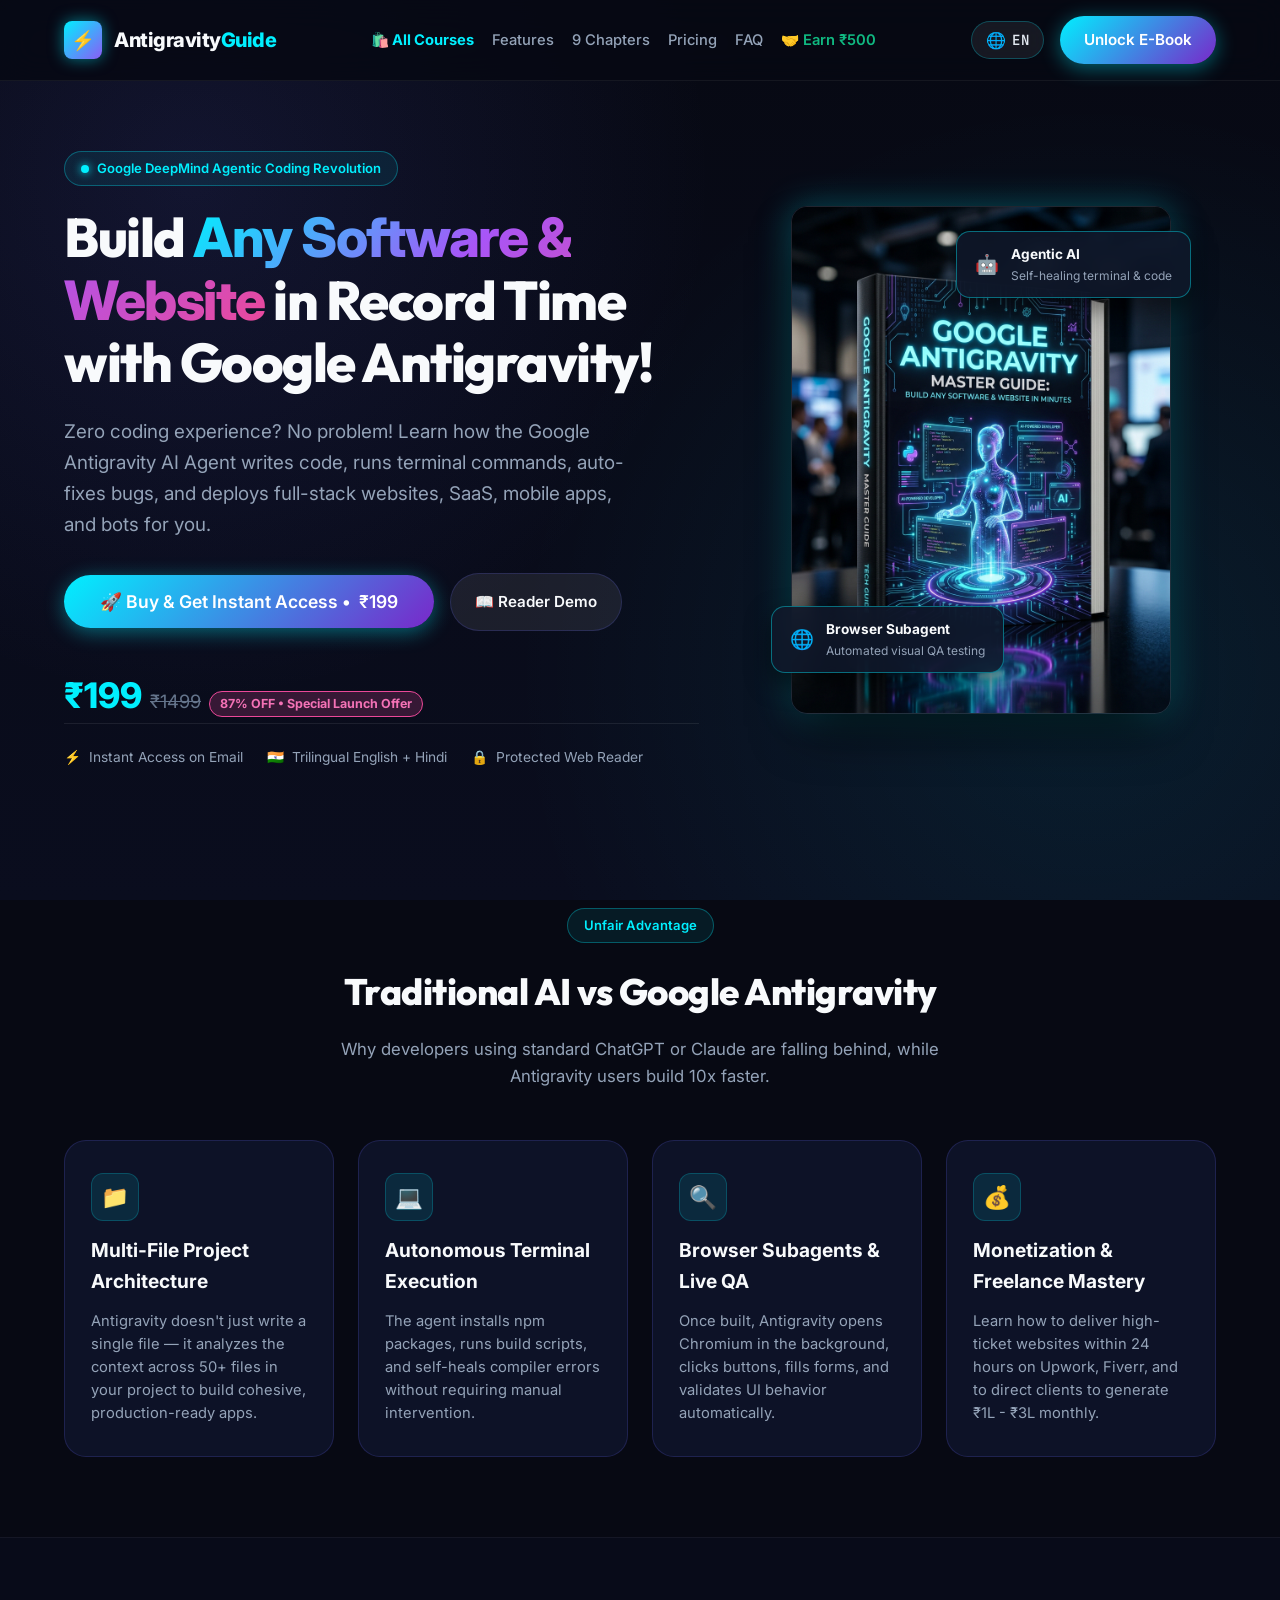
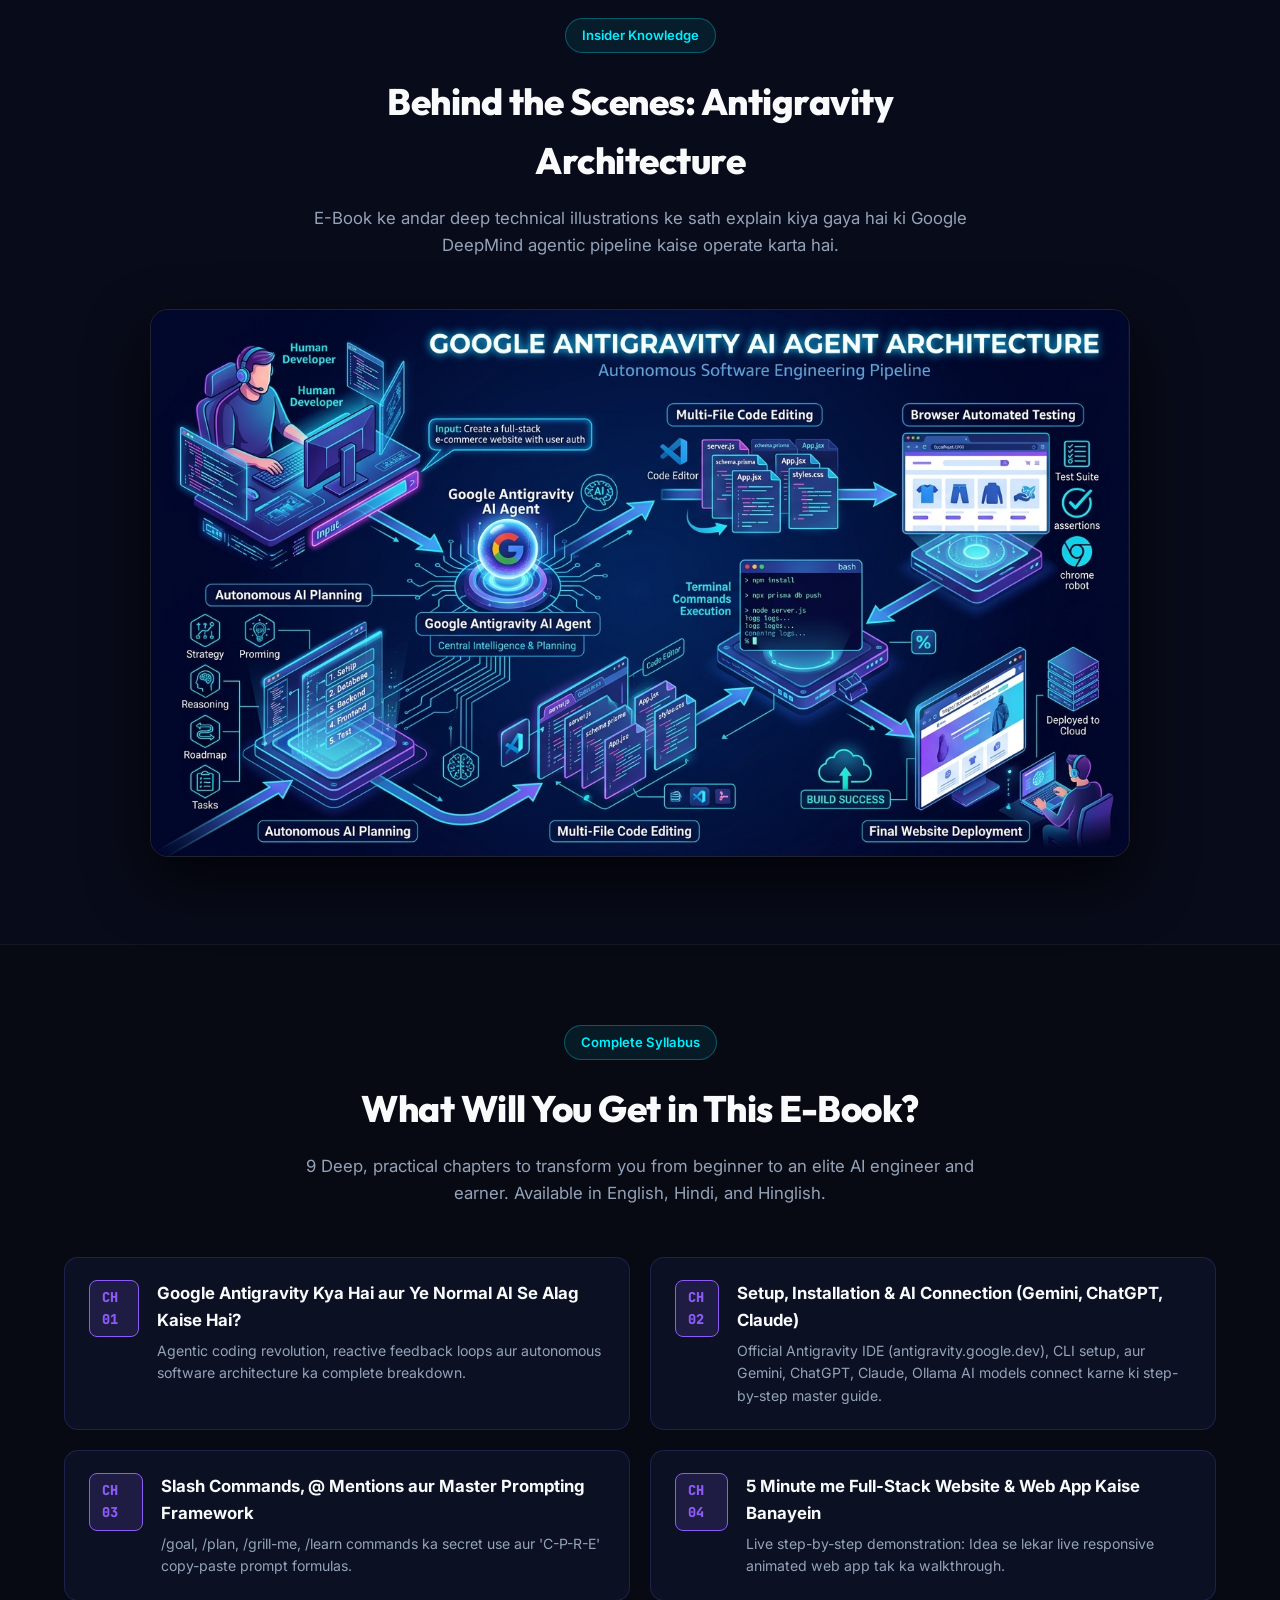
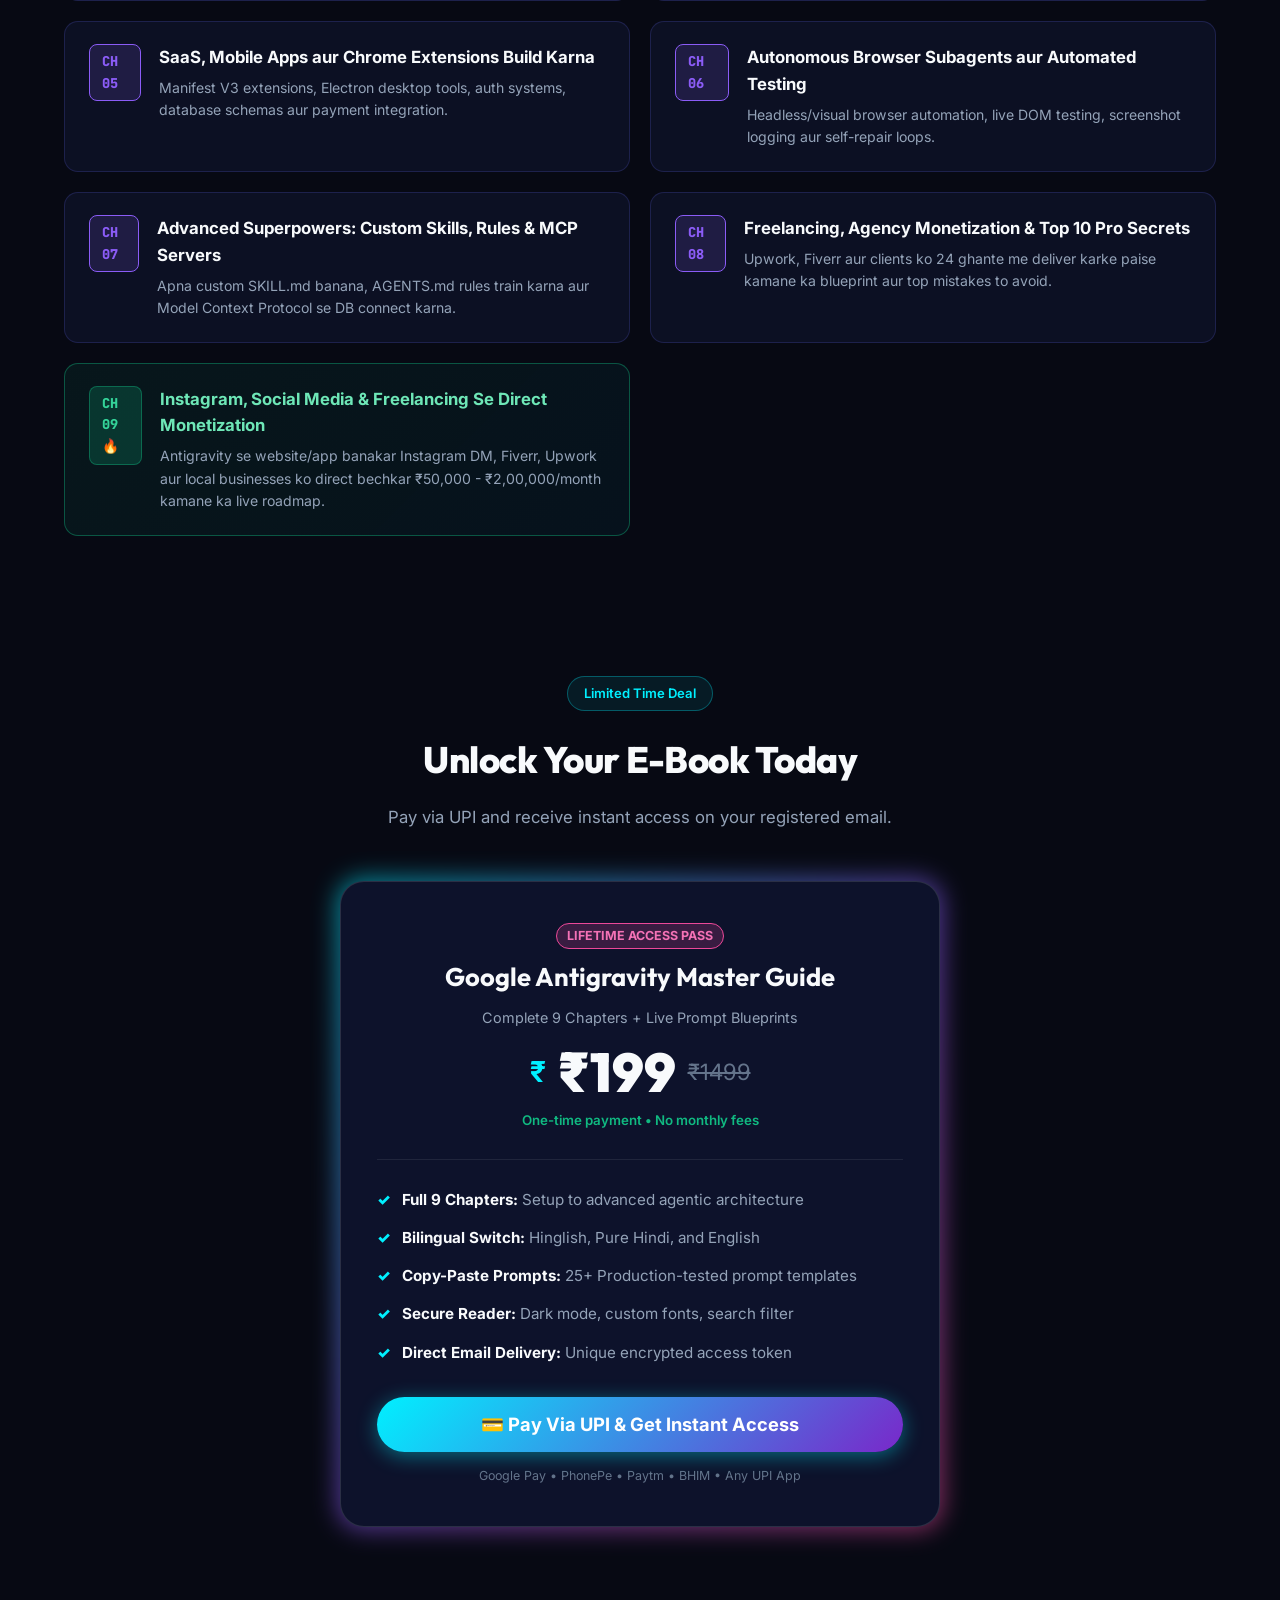
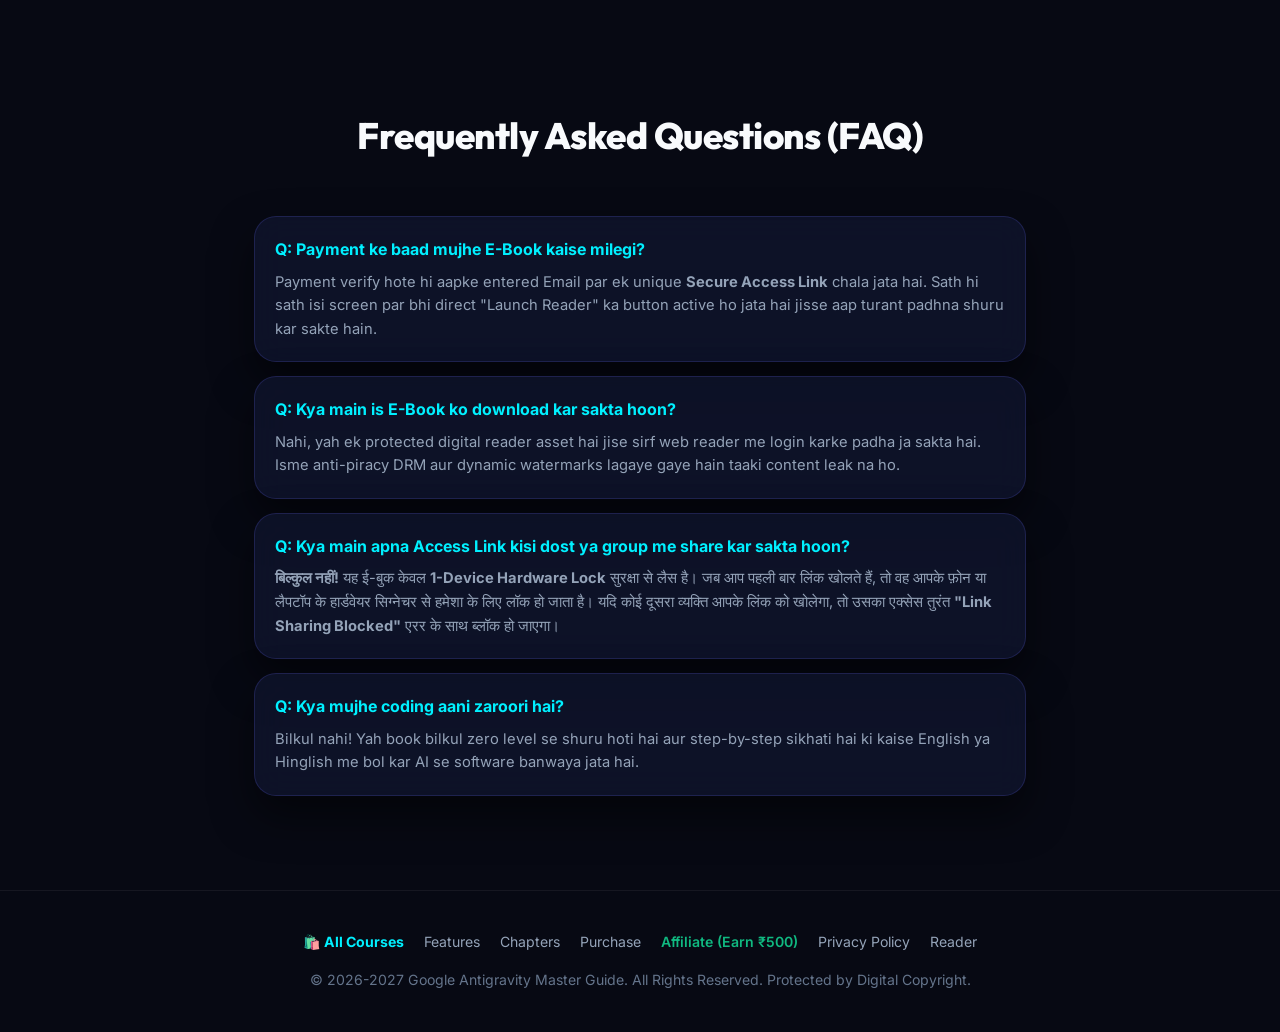
<file: index.html>
<!DOCTYPE html>
<html lang="hi">
<head>
    <meta charset="UTF-8">
    <meta name="viewport" content="width=device-width, initial-scale=1.0, maximum-scale=5.0">
    <meta name="theme-color" content="#070913">
    <meta name="mobile-web-app-capable" content="yes">
    <meta name="apple-mobile-web-app-status-bar-style" content="black-translucent">
    <title>Google Antigravity Master Guide - AI Se Software & Website Banayein</title>
    <meta name="description" content="Google Antigravity ka use karke kisi bhi tarah ka software ya website record time me banayein. Step-by-step Hindi & English complete documentation & eBook.">
    
    <!-- Google Fonts -->
    <link rel="preconnect" href="https://fonts.googleapis.com">
    <link rel="preconnect" href="https://fonts.gstatic.com" crossorigin>
    <link href="https://fonts.googleapis.com/css2?family=Inter:wght@400;500;600;700;800&family=JetBrains+Mono:wght@500;700&family=Outfit:wght@600;700;800;900&display=swap" rel="stylesheet">
    
    <!-- Stylesheets -->
    <link rel="stylesheet" href="assets/css/style.css">
</head>
<body>

    <header class="navbar" id="main-navbar">
        <div class="container nav-container">
            <a href="index.html" class="logo" id="site-logo">
                <div class="logo-icon" id="site-logo-icon">&#9889;</div>
                <span id="site-name-nav">Antigravity<span style="color: var(--accent-cyan);">Guide</span></span>
            </a>
            <ul class="nav-links" id="main-nav-links">
                <li><a href="courses.html" id="nav-link-courses" style="color: #00f0ff; font-weight: 700;">🛍️ All Courses</a></li>
                <li><a href="#features" id="nav-link-features">Features</a></li>
                <li><a href="#curriculum" id="nav-link-curriculum">9 Chapters</a></li>
                <li><a href="#pricing" id="nav-link-pricing">Pricing</a></li>
                <li><a href="#faq" id="nav-link-faq">FAQ</a></li>
                <li><a href="#affiliateModal" class="btn-open-affiliate" id="nav-link-affiliate" style="color: #10b981; font-weight: 600;">🤝 Earn ₹500</a></li>
            </ul>
            <div class="nav-actions">
                <!-- Language Switcher -->
                <div class="lang-switcher" id="lang-switcher-btn" title="Change Language">
                    <span class="lang-icon">&#127760;</span>
                    <span class="lang-label" id="current-lang-label">EN</span>
                    <div class="lang-dropdown" id="lang-dropdown">
                        <button class="lang-option active" data-lang="english">&#127468;&#127463; English</button>
                        <button class="lang-option" data-lang="hinglish">&#127470;&#127475; Hinglish</button>
                        <button class="lang-option" data-lang="hindi">&#127470;&#127475; हिंदी</button>
                    </div>
                </div>
                <!-- Hamburger for Mobile -->
                <button class="nav-hamburger" id="nav-hamburger" aria-label="Toggle Menu">&#9776;</button>
                <a href="#pricing" class="btn btn-primary btn-open-payment" id="nav-buy-btn">Unlock E-Book</a>
            </div>
        </div>
        <!-- Mobile Menu -->
        <div class="mobile-menu" id="mobile-menu">
            <ul id="mobile-nav-links">
                <li><a href="courses.html" style="color: #00f0ff; font-weight: 700;">🛍️ All Courses & E-Books</a></li>
                <li><a href="#features">Features</a></li>
                <li><a href="#curriculum">9 Chapters</a></li>
                <li><a href="#pricing">Pricing</a></li>
                <li><a href="#faq">FAQ</a></li>
                <li><a href="#affiliateModal" class="btn-open-affiliate" style="color: #10b981; font-weight: 600;">🤝 Earn ₹500 (Affiliate)</a></li>
                <li><a href="privacy-policy.html">Privacy Policy</a></li>
            </ul>
        </div>
    </header>

    <!-- Hero Section -->
    <section class="hero-section">
        <div class="container">
            <div class="hero-grid">
                <div class="hero-content">
                    <div class="badge-pill">
                        <span class="badge-dot"></span>
                        <span id="cms-hero-badge">Google DeepMind Agentic Coding Revolution</span>
                    </div>
                    <h1 id="cms-hero-h1">
                        Google Antigravity Se <span class="text-gradient">Koi Bhi Software & Website</span> Record Time Me Banayein!
                    </h1>
                    <p class="hero-lead" id="cms-hero-lead">
                        Zero coding experience? Koi problem nahi! Is comprehensive step-by-step ई-बुक में सीखें कैसे Google Antigravity AI Agent आपके लिए पूरी वेबसाइट, सास (SaaS), मोबाइल ऐप्स और बॉट्स खुद कोड करके, टेस्ट करके और डिप्लॉय करके देता है।
                    </p>

                    <div class="hero-actions">
                        <button class="btn btn-primary btn-pulse btn-open-payment" style="padding: 16px 36px; font-size: 1.1rem;">
                            🚀 Buy & Get Instant Access • <span class="dynamic-price">₹199</span>
                        </button>
                        <a href="reader.html" class="btn btn-secondary" style="padding: 16px 24px;">
                            📖 Reader Demo
                        </a>
                    </div>

                    <div class="price-tag-hero">
                        <span class="price-now dynamic-price">₹199</span>
                        <span class="price-old dynamic-old-price">₹1499</span>
                        <span class="discount-badge">87% OFF • Special Launch Offer</span>
                    </div>

                    <div class="guarantee-strip">
                        <div class="guarantee-item">
                            <span>⚡</span> <span id="guar-item-1">Instant Access on Email</span>
                        </div>
                        <div class="guarantee-item">
                            <span>🇮🇳</span> <span id="guar-item-2">Hindi + English Bilingual</span>
                        </div>
                        <div class="guarantee-item">
                            <span>🔒</span> <span id="guar-item-3">Encrypted DRM Reader</span>
                        </div>
                    </div>
                </div>

                <!-- 3D Book Showcase -->
                <div class="hero-visual">
                    <div class="glow-orb"></div>
                    <div class="book-mockup-wrapper">
                        <img src="assets/images/cover.jpg" alt="Google Antigravity Master Guide 3D Cover" class="book-mockup-img">
                        <div class="floating-feature-card float-top">
                            <span style="font-size: 1.2rem;">🤖</span>
                            <div>
                                <strong>Agentic AI</strong>
                                <p style="margin: 0; color: #94a3b8; font-size: 0.75rem;">Self-healing terminal & code</p>
                            </div>
                        </div>
                        <div class="floating-feature-card float-bottom">
                            <span style="font-size: 1.2rem;">🌐</span>
                            <div>
                                <strong>Browser Subagent</strong>
                                <p style="margin: 0; color: #94a3b8; font-size: 0.75rem;">Automated visual QA testing</p>
                            </div>
                        </div>
                    </div>
                </div>
            </div>
        </div>
    </section>

    <!-- Why Antigravity / Core Highlights -->
    <section id="features" class="section">
        <div class="container">
            <div class="section-header">
                <span class="badge-pill">Unfair Advantage</span>
                <h2 id="cms-features-title">Traditional AI vs Google Antigravity</h2>
                <p id="cms-features-sub">Kyun normal ChatGPT ya Claude use karne wale developers peeche chhoot rahe hain aur Antigravity users 10 guna tez kaam kar rahe hain?</p>
            </div>

            <div class="features-grid">
                <div class="feature-card">
                    <div class="feature-icon">📁</div>
                    <h3>Multi-File Project Architecture</h3>
                    <p>Antigravity sirf ek file nahi likhta, ye aapke pooray project folder ke 50+ files ke context ko analyze karke complete full-stack web applications generate karta hai.</p>
                </div>
                <div class="feature-card">
                    <div class="feature-icon">💻</div>
                    <h3>Autonomous Terminal Execution</h3>
                    <p>Agent khud packages install karta hai, build commands run karta hai, aur compiler errors ko bina aapke bole khud debug karke theek karta hai.</p>
                </div>
                <div class="feature-card">
                    <div class="feature-icon">🔍</div>
                    <h3>Browser Subagents & QA</h3>
                    <p>Website banne ke baad agent Chromium browser open karta hai, buttons click karta hai, forms fill karta hai aur live UI validation karta hai.</p>
                </div>
                <div class="feature-card">
                    <div class="feature-icon">💰</div>
                    <h3>Monetization & Freelance Mastery</h3>
                    <p>Seekhein kaise Upwork, Fiverr aur Indian clients ko 24 ghante ke andar high-ticket websites deliver karke monthly ₹1L - ₹3L generate karein.</p>
                </div>
            </div>
        </div>
    </section>

    <!-- Architecture Visual Section -->
    <section class="section" style="background: rgba(12, 16, 36, 0.4); border-top: 1px solid rgba(255,255,255,0.05); border-bottom: 1px solid rgba(255,255,255,0.05);">
        <div class="container">
            <div class="section-header">
                <span class="badge-pill">Insider Knowledge</span>
                <h2>Behind the Scenes: Antigravity Architecture</h2>
                <p>E-Book ke andar deep technical illustrations ke sath explain kiya gaya hai ki Google DeepMind agentic pipeline kaise operate karta hai.</p>
            </div>
            <div style="text-align: center; max-width: 980px; margin: 0 auto;">
                <img src="assets/images/architecture.jpg" alt="Google Antigravity Agent Architecture" style="width: 100%; border-radius: 18px; box-shadow: 0 25px 60px rgba(0,0,0,0.7); border: 1px solid rgba(255,255,255,0.1);">
            </div>
        </div>
    </section>

    <!-- 8 Chapters Syllabus -->
    <section id="curriculum" class="section">
        <div class="container">
            <div class="section-header">
                <span class="badge-pill">Complete Syllabus</span>
                <h2 id="cms-curriculum-title">Is E-Book Me Kya-Kya Milega?</h2>
                <p id="cms-curriculum-sub">9 Deep, practical chapters jo aapko Beginner se lekar Elite Agentic Architect + Earner bana denge. Hinglish, Hindi aur English teeno me available.</p>
            </div>

            <div class="curriculum-grid">
                <div class="chapter-item">
                    <span class="chapter-badge">CH 01</span>
                    <div class="chapter-info">
                        <h4>Google Antigravity Kya Hai aur Ye Normal AI Se Alag Kaise Hai?</h4>
                        <p>Agentic coding revolution, reactive feedback loops aur autonomous software architecture ka complete breakdown.</p>
                    </div>
                </div>

                <div class="chapter-item">
                    <span class="chapter-badge">CH 02</span>
                    <div class="chapter-info">
                        <h4>Setup, Installation & AI Connection (Gemini, ChatGPT, Claude)</h4>
                        <p>Official Antigravity IDE (antigravity.google.dev), CLI setup, aur Gemini, ChatGPT, Claude, Ollama AI models connect karne ki step-by-step master guide.</p>
                    </div>
                </div>

                <div class="chapter-item">
                    <span class="chapter-badge">CH 03</span>
                    <div class="chapter-info">
                        <h4>Slash Commands, @ Mentions aur Master Prompting Framework</h4>
                        <p>/goal, /plan, /grill-me, /learn commands ka secret use aur 'C-P-R-E' copy-paste prompt formulas.</p>
                    </div>
                </div>

                <div class="chapter-item">
                    <span class="chapter-badge">CH 04</span>
                    <div class="chapter-info">
                        <h4>5 Minute me Full-Stack Website & Web App Kaise Banayein</h4>
                        <p>Live step-by-step demonstration: Idea se lekar live responsive animated web app tak ka walkthrough.</p>
                    </div>
                </div>

                <div class="chapter-item">
                    <span class="chapter-badge">CH 05</span>
                    <div class="chapter-info">
                        <h4>SaaS, Mobile Apps aur Chrome Extensions Build Karna</h4>
                        <p>Manifest V3 extensions, Electron desktop tools, auth systems, database schemas aur payment integration.</p>
                    </div>
                </div>

                <div class="chapter-item">
                    <span class="chapter-badge">CH 06</span>
                    <div class="chapter-info">
                        <h4>Autonomous Browser Subagents aur Automated Testing</h4>
                        <p>Headless/visual browser automation, live DOM testing, screenshot logging aur self-repair loops.</p>
                    </div>
                </div>

                <div class="chapter-item">
                    <span class="chapter-badge">CH 07</span>
                    <div class="chapter-info">
                        <h4>Advanced Superpowers: Custom Skills, Rules & MCP Servers</h4>
                        <p>Apna custom SKILL.md banana, AGENTS.md rules train karna aur Model Context Protocol se DB connect karna.</p>
                    </div>
                </div>

                <div class="chapter-item">
                    <span class="chapter-badge">CH 08</span>
                    <div class="chapter-info">
                        <h4>Freelancing, Agency Monetization & Top 10 Pro Secrets</h4>
                        <p>Upwork, Fiverr aur clients ko 24 ghante me deliver karke paise kamane ka blueprint aur top mistakes to avoid.</p>
                    </div>
                </div>

                <div class="chapter-item" style="border-color: rgba(16, 185, 129, 0.4); background: linear-gradient(135deg, rgba(16, 185, 129, 0.08), rgba(0, 240, 255, 0.04));">
                    <span class="chapter-badge" style="background: rgba(16, 185, 129, 0.2); color: #34d399; border-color: rgba(16, 185, 129, 0.4);">CH 09 🔥</span>
                    <div class="chapter-info">
                        <h4 style="color: #6ee7b7;">Instagram, Social Media & Freelancing Se Direct Monetization</h4>
                        <p>Antigravity se website/app banakar Instagram DM, Fiverr, Upwork aur local businesses ko direct bechkar ₹50,000 - ₹2,00,000/month kamane ka live roadmap.</p>
                    </div>
                </div>
            </div>
        </div>
    </section>


    <!-- Pricing Card & Buy Action -->
    <section id="pricing" class="pricing-section">
        <div class="container">
            <div class="section-header">
                <span class="badge-pill">Limited Time Deal</span>
                <h2 id="cms-pricing-title">Aaj Hi Apni E-Book Unlock Karein</h2>
                <p id="cms-pricing-sub">Turant UPI payment karein aur apne registered email par instant secure reader link prapt karein.</p>
            </div>

            <div class="pricing-card-wrap">
                <div class="pricing-card-glow"></div>
                <div class="pricing-card">
                    <div class="pricing-header">
                        <span class="discount-badge" style="margin-bottom: 8px; display: inline-block;">LIFETIME ACCESS PASS</span>
                        <h3>Google Antigravity Master Guide</h3>
                        <p style="color: var(--text-secondary); font-size: 0.9rem;" id="cms-pricing-card-desc">Complete 9 Chapters + Live Prompt Blueprints</p>
                        
                        <div class="pricing-amount">
                            <span class="price-currency">₹</span>
                            <span class="price-val dynamic-price">199</span>
                            <span class="price-strike dynamic-old-price">₹1499</span>
                        </div>
                        <small style="color: #10b981; font-weight: 600;">One-time payment • No monthly fees</small>
                    </div>

                    <ul class="pricing-perks">
                        <li><span class="check">✓</span> <span><strong>Full 9 Chapters:</strong> Setup to advanced agentic architecture</span></li>
                        <li><span class="check">✓</span> <span><strong>Bilingual Switch:</strong> Hinglish, Pure Hindi, and English</span></li>
                        <li><span class="check">✓</span> <span><strong>Copy-Paste Prompts:</strong> 25+ Production-tested prompt templates</span></li>
                        <li><span class="check">✓</span> <span><strong>Secure Reader:</strong> Dark mode, custom fonts, search filter</span></li>
                        <li><span class="check">✓</span> <span><strong>Direct Email Delivery:</strong> Unique encrypted access token</span></li>
                    </ul>

                    <button class="btn btn-primary btn-open-payment" style="width: 100%; padding: 16px; font-size: 1.15rem; font-weight: 700;">
                        💳 Pay Via UPI & Get Instant Access
                    </button>
                    
                    <p style="text-align: center; font-size: 0.78rem; color: #64748b; margin-top: 14px;">
                        Google Pay • PhonePe • Paytm • BHIM • Any UPI App
                    </p>
                </div>
            </div>
        </div>
    </section>

    <!-- FAQ Accordion -->
    <section id="faq" class="section">
        <div class="container" style="max-width: 820px;">
            <div class="section-header">
                <h2 id="cms-faq-title">Aksar Puche Jaane Wale Sawal (FAQ)</h2>
            </div>

            <div class="faq-list">
                <div class="glass-panel" style="padding: 20px; margin-bottom: 14px;">
                    <h4 style="color: var(--accent-cyan); margin-bottom: 8px;">Q: Payment ke baad mujhe E-Book kaise milegi?</h4>
                    <p style="color: var(--text-secondary); font-size: 0.92rem;">
                        Payment verify hote hi aapke entered Email par ek unique <strong>Secure Access Link</strong> chala jata hai. Sath hi sath isi screen par bhi direct "Launch Reader" ka button active ho jata hai jisse aap turant padhna shuru kar sakte hain.
                    </p>
                </div>

                <div class="glass-panel" style="padding: 20px; margin-bottom: 14px;">
                    <h4 style="color: var(--accent-cyan); margin-bottom: 8px;">Q: Kya main is E-Book ko download kar sakta hoon?</h4>
                    <p style="color: var(--text-secondary); font-size: 0.92rem;">
                        Nahi, yah ek protected digital reader asset hai jise sirf web reader me login karke padha ja sakta hai. Isme anti-piracy DRM aur dynamic watermarks lagaye gaye hain taaki content leak na ho.
                    </p>
                </div>

                <div class="glass-panel" style="padding: 20px; margin-bottom: 14px;">
                    <h4 style="color: var(--accent-cyan); margin-bottom: 8px;">Q: Kya main apna Access Link kisi dost ya group me share kar sakta hoon?</h4>
                    <p style="color: var(--text-secondary); font-size: 0.92rem;">
                        <strong>बिल्कुल नहीं!</strong> यह ई-बुक केवल <strong>1-Device Hardware Lock</strong> सुरक्षा से लैस है। जब आप पहली बार लिंक खोलते हैं, तो वह आपके फ़ोन या लैपटॉप के हार्डवेयर सिग्नेचर से हमेशा के लिए लॉक हो जाता है। यदि कोई दूसरा व्यक्ति आपके लिंक को खोलेगा, तो उसका एक्सेस तुरंत <strong>"Link Sharing Blocked"</strong> एरर के साथ ब्लॉक हो जाएगा।
                    </p>
                </div>

                <div class="glass-panel" style="padding: 20px; margin-bottom: 14px;">
                    <h4 style="color: var(--accent-cyan); margin-bottom: 8px;">Q: Kya mujhe coding aani zaroori hai?</h4>
                    <p style="color: var(--text-secondary); font-size: 0.92rem;">
                        Bilkul nahi! Yah book bilkul zero level se shuru hoti hai aur step-by-step sikhati hai ki kaise English ya Hinglish me bol kar AI se software banwaya jata hai.
                    </p>
                </div>
            </div>
        </div>
    </section>

    <footer class="footer">
        <div class="container">
            <div class="footer-links" id="footer-links-main">
                <a href="courses.html" style="color: #00f0ff; font-weight: 700;">🛍️ All Courses</a>
                <a href="#features" id="footer-link-features">Features</a>
                <a href="#curriculum" id="footer-link-chapters">Chapters</a>
                <a href="#pricing" id="footer-link-purchase">Purchase</a>
                <a href="#affiliateModal" class="btn-open-affiliate" style="color: #10b981; font-weight: 600;">Affiliate (Earn ₹500)</a>
                <a href="privacy-policy.html" id="footer-link-privacy">Privacy Policy</a>
                <a href="reader.html" id="footer-link-reader">Reader</a>
            </div>
            <p id="footer-copyright-main">&#169; 2026-2027 Google Antigravity Master Guide. All Rights Reserved. Protected by Digital Copyright.</p>
        </div>
    </footer>

    <!-- PAYMENT & MANDATORY CONSENT MODAL -->
    <div id="paymentModal" class="modal-overlay">
        <div class="payment-modal">
            <button id="closePaymentModal" class="modal-close-btn">&times;</button>
            
            <!-- SECTION 1: CUSTOMER DETAILS & CASHFREE CHECKOUT -->
            <div id="paymentFormSection">
                <div style="text-align: center; margin-bottom: 18px;">
                    <div style="display: inline-flex; align-items: center; gap: 6px; padding: 4px 12px; background: rgba(0, 240, 255, 0.1); border: 1px solid rgba(0, 240, 255, 0.3); border-radius: 20px; font-size: 0.75rem; color: #00f0ff; margin-bottom: 8px; font-weight: 700;">
                        <span>🔒 256-BIT ENCRYPTED CHECKOUT</span>
                    </div>
                    <h3 class="modal-title" style="margin-bottom: 4px;">Instant Access Checkout</h3>
                    <p class="modal-subtitle">Apni delivery details bharein aur Cashfree ke dwara 100% secure payment complete karein:</p>
                </div>

                <!-- VERIFICATION & LEGAL CONSENT FORM -->
                <form id="ebookPaymentForm">
                    <!-- Returning User Auto-fill Notice -->
                    <div id="buyerReturningNotice" style="display: none; align-items: center; gap: 8px; background: rgba(16, 185, 129, 0.12); border: 1px solid rgba(16, 185, 129, 0.35); border-radius: 8px; padding: 10px 14px; margin-bottom: 16px; font-size: 0.82rem; color: #34d399;">
                        <!-- Auto-filled by JS -->
                    </div>

                    <div class="form-group">
                        <label class="form-label" for="buyerName">Aapka Pura Naam (Full Name) <span class="req">*</span></label>
                        <input type="text" id="buyerName" class="form-input" placeholder="e.g. Rahul Sharma" required autocomplete="name">
                    </div>

                    <div class="form-group">
                        <label class="form-label" for="buyerEmail">
                            <span>📧 Email Address (E-Book Access Link Yahan Jayega)</span> <span class="req">*</span>
                        </label>
                        <input type="email" id="buyerEmail" class="form-input" placeholder="e.g. rahul.developer@gmail.com" required autocomplete="email">
                        <small style="color: #64748b; font-size: 0.75rem; margin-top: 4px; display: block;">Payment hote hi stylish email invoice aur DRM reader token isi email par aayega.</small>
                    </div>

                    <div class="form-group">
                        <label class="form-label" for="buyerPhone">WhatsApp Mobile Number <span class="req">*</span></label>
                        <input type="tel" id="buyerPhone" class="form-input" placeholder="e.g. 9876543210" required autocomplete="tel">
                    </div>

                    <!-- ORDER SUMMARY & CASHFREE BADGE BOX -->
                    <div class="order-summary-box">
                        <div style="display: flex; justify-content: space-between; align-items: flex-start; margin-bottom: 12px;">
                            <div>
                                <span style="font-size: 0.88rem; font-weight: 700; color: #fff; display: block;">Google Antigravity Master Guide</span>
                                <span style="font-size: 0.75rem; color: #94a3b8;">Complete 9 Chapters • AI Prompts • Lifetime Access</span>
                            </div>
                            <div style="text-align: right;">
                                <span style="font-size: 0.8rem; color: #64748b; text-decoration: line-through;">₹1,499</span>
                                <strong style="font-size: 1.25rem; color: #00f0ff; display: block;" class="dynamic-price">₹199</strong>
                            </div>
                        </div>

                        <!-- Cashfree Payments Trust Strip -->
                        <div class="cashfree-strip">
                            <div style="display: flex; align-items: center; justify-content: space-between; margin-bottom: 8px;">
                                <span style="font-size: 0.75rem; color: #cbd5e1; font-weight: 600; display: flex; align-items: center; gap: 6px;">
                                    <span style="color: #10b981;">●</span> Powered by <strong>Cashfree Payments</strong>
                                </span>
                                <span style="font-size: 0.7rem; color: #a7f3d0; background: rgba(16, 185, 129, 0.15); padding: 2px 6px; border-radius: 4px;">Zero Surcharge</span>
                            </div>
                            <div class="cashfree-badges-row">
                                <span class="cf-badge">Google Pay</span>
                                <span class="cf-badge">PhonePe</span>
                                <span class="cf-badge">Paytm</span>
                                <span class="cf-badge">BHIM / UPI</span>
                                <span class="cf-badge">Cards & NetBanking</span>
                            </div>
                        </div>
                    </div>

                    <!-- MANDATORY PRIVACY POLICY & FREE WILL CONSENT CHECKBOX -->
                    <div class="consent-box" style="margin: 16px 0;">
                        <input type="checkbox" id="buyerConsentCheckbox" class="consent-checkbox" required>
                        <label for="buyerConsentCheckbox" class="consent-text" id="consentTextLabel">
                            <strong>Mandatory Declaration &amp; Consent:</strong><br>
                            "I (the buyer) hereby certify that I am purchasing this digital e-book of my own free will. This is Digital Content, and once purchased, a strict No Refund &amp; No Return Policy applies."<br>
                            <a href="privacy-policy.html" target="_blank" style="color: var(--accent-cyan); font-size: 0.82rem;">📜 Read Privacy Policy &amp; Terms (click here)</a>
                        </label>
                    </div>

                    <button type="submit" class="btn btn-primary btn-cashfree-submit" id="btnSubmitPayment" style="width: 100%; padding: 15px 18px; font-size: 1.05rem; display: flex; align-items: center; justify-content: center; gap: 10px; box-shadow: 0 0 25px rgba(0, 240, 255, 0.35);">
                        <span>💳</span>
                        <span>Proceed to Pay <strong class="dynamic-price">₹199</strong> via Cashfree</span>
                    </button>
                    
                    <p style="text-align: center; font-size: 0.75rem; color: #64748b; margin-top: 10px;">
                        🔒 All UPI Apps, Debit/Credit Cards & 50+ NetBanking supported.
                    </p>
                </form>
            </div>

            <!-- SECTION 2: ACCESS GRANTED / DISPATCH CONFIRMATION -->
            <div id="paymentSuccessSection" style="display: none;" class="access-granted-box">
                <div class="success-icon">🎉</div>
                <div style="display: inline-block; padding: 4px 14px; background: rgba(16, 185, 129, 0.15); border: 1px solid rgba(16, 185, 129, 0.4); border-radius: 20px; font-size: 0.8rem; color: #34d399; font-weight: 700; margin-bottom: 10px;">
                    ✓ Payment Verified by Cashfree Gateway
                </div>
                <h3 style="font-size: 1.55rem; color: #10b981; margin-bottom: 6px;">Payment Successful & Access Granted!</h3>
                <p style="color: #cbd5e1; font-size: 0.9rem; margin-bottom: 18px;">
                    Aapka order successfully process ho gaya hai aur access link aapke email par bhej diya gaya hai!
                </p>

                <!-- INSTANT ACCESS BUTTONS -->
                <div style="display: flex; flex-direction: column; gap: 10px; margin-bottom: 24px;">
                    <a href="reader.html" id="btnLaunchReader" class="btn btn-primary" style="padding: 16px; font-size: 1.1rem; box-shadow: 0 0 25px rgba(0, 240, 255, 0.4);">
                        📖 Open Secure E-Book Reader Now
                    </a>
                    <button type="button" id="btnCopyReaderLink" class="btn btn-secondary" style="padding: 12px;">
                        🔗 Copy Direct Reader Link
                    </button>
                </div>

                <!-- ULTRA-STYLISH EMAIL RECEIPT CARD -->
                <div class="stylish-email-card" id="stylishEmailReceiptCard">
                    <!-- Email Client Header Bar -->
                    <div class="email-card-header">
                        <div class="email-window-dots">
                            <span class="dot red"></span>
                            <span class="dot yellow"></span>
                            <span class="dot green"></span>
                        </div>
                        <span class="email-header-title">📬 Dispatched to Your Email Inbox</span>
                        <span class="email-status-pill">Delivered • 256-bit Encrypted</span>
                    </div>

                    <!-- Email Metadata -->
                    <div class="email-meta-wrap">
                        <div class="email-meta-line">
                            <span class="meta-label">From:</span>
                            <span class="meta-value">Google Antigravity Academy &lt;delivery@antigravityguide.in&gt;</span>
                        </div>
                        <div class="email-meta-line">
                            <span class="meta-label">To:</span>
                            <span class="meta-value highlight" id="emailCardToDisplay">buyer@email.com</span>
                        </div>
                        <div class="email-meta-line">
                            <span class="meta-label">Subject:</span>
                            <span class="meta-value" id="emailCardSubjectDisplay">✨ Your Google Antigravity E-Book Access & Official Receipt</span>
                        </div>
                    </div>

                    <!-- Simulated Email Body Content -->
                    <div class="email-body-content">
                        <div style="text-align: center; padding: 10px 0 14px;">
                            <div style="font-size: 1.6rem; margin-bottom: 4px;">⚡ 📚</div>
                            <h4 style="font-size: 1.1rem; color: #fff; margin: 0 0 4px;">Welcome to Antigravity Master Guide!</h4>
                            <p style="font-size: 0.82rem; color: #94a3b8; margin: 0;">Hi <strong id="emailCardBuyerName" style="color: #00f0ff;">Valued Buyer</strong>, your payment has been processed via Cashfree.</p>
                        </div>

                        <div class="email-receipt-table">
                            <div class="receipt-row">
                                <span>Order ID:</span>
                                <strong id="emailCardOrderId" style="font-family: monospace;">ORD-XXXX</strong>
                            </div>
                            <div class="receipt-row">
                                <span>Cashfree Payment ID:</span>
                                <strong id="emailCardPaymentId" style="font-family: monospace; color: #fbbf24;">CF-PAY-XXXX</strong>
                            </div>
                            <div class="receipt-row">
                                <span>Amount Paid:</span>
                                <strong style="color: #34d399;" class="dynamic-price">₹199</strong>
                            </div>
                            <div class="receipt-row">
                                <span>License Type:</span>
                                <span>Lifetime Full-Access (DRM Protected)</span>
                            </div>
                        </div>

                        <div class="email-token-highlight">
                            <span style="font-size: 0.72rem; color: #94a3b8; text-transform: uppercase; letter-spacing: 0.5px; display: block; margin-bottom: 2px;">Your Personal DRM Access Token:</span>
                            <code id="emailCardTokenDisplay" style="font-size: 0.95rem; color: #00f0ff; font-weight: 700; letter-spacing: 1px;">AGY-EBK-XXXX-XXXX</code>
                        </div>

                        <div style="text-align: center; margin-top: 14px;">
                            <a href="#" id="emailCardReaderLink" target="_blank" class="email-btn-cta">
                                🚀 Click Here to Open E-Book Online
                            </a>
                        </div>
                    </div>

                    <!-- Email Actions -->
                    <div class="email-actions-bar">
                        <a href="#" id="btnOpenMailClient" class="email-quick-action-btn">
                            ✉️ Open in Email App (Gmail / Outlook)
                        </a>
                        <button type="button" id="btnCopyEmailReceiptText" class="email-quick-action-btn secondary">
                            📋 Copy Email Text
                        </button>
                    </div>
                </div>

                <!-- AFFILIATE PARTNER DASHBOARD (AFTER PURCHASE) -->
                <div class="buyer-affiliate-box" style="margin-top: 24px; padding: 20px; background: rgba(16, 185, 129, 0.08); border: 1px solid rgba(16, 185, 129, 0.35); border-radius: 14px; text-align: left;">
                    <div style="display: flex; align-items: center; justify-content: space-between; flex-wrap: wrap; gap: 8px; margin-bottom: 10px;">
                        <span style="font-weight: 700; color: #34d399; font-size: 1.05rem;">🤝 Your Personal Affiliate Dashboard</span>
                        <span style="background: rgba(16, 185, 129, 0.2); color: #6ee7b7; padding: 3px 10px; border-radius: 20px; font-size: 0.78rem; font-weight: 700;">Target: 5 Sales = ₹500</span>
                    </div>
                    <p style="font-size: 0.85rem; color: #cbd5e1; margin-bottom: 14px; line-height: 1.5;">
                        Ye link aapka personal secure affiliate link hai. Ise apne dosto ya social media par share karein. Jab bhi <strong>5 log</strong> aapke link se e-book khareedenge, hum aapko <strong>₹500</strong> direct aapke UPI me <strong>2 din ke andar</strong> bhejenge!
                    </p>

                    <div style="margin-bottom: 12px;">
                        <label style="font-size: 0.78rem; color: #94a3b8; display: block; margin-bottom: 4px;">Aapka Personal Affiliate Link:</label>
                        <div style="display: flex; gap: 8px;">
                            <input type="text" id="buyerAffiliateLinkInput" class="form-input" style="padding: 8px 10px; font-size: 0.82rem; font-family: monospace;" readonly>
                            <button type="button" id="btnCopyAffiliateLink" class="btn btn-secondary" style="padding: 8px 14px; font-size: 0.82rem; white-space: nowrap;">📋 Copy Link</button>
                        </div>
                    </div>

                    <!-- Ready-Made Share Templates -->
                    <div style="display: flex; flex-direction: column; gap: 8px; margin-bottom: 14px;">
                        <button type="button" id="btnCopyHindiShareMsg" class="table-action-btn" style="text-align: left; padding: 9px 12px; width: 100%;">
                            📋 Copy WhatsApp Message (Hindi / Hinglish Template)
                        </button>
                        <button type="button" id="btnCopyEnglishShareMsg" class="table-action-btn" style="text-align: left; padding: 9px 12px; width: 100%;">
                            📋 Copy WhatsApp Message (English Template)
                        </button>
                    </div>

                    <!-- Save UPI for ₹500 Payout -->
                    <div style="background: rgba(0,0,0,0.3); padding: 12px; border-radius: 8px; border: 1px dashed rgba(16, 185, 129, 0.3);">
                        <label style="font-size: 0.78rem; color: #a7f3d0; font-weight: 600; display: block; margin-bottom: 4px;">
                            Aapka UPI ID (₹500 Reward Prapt Karne Ke Liye):
                        </label>
                        <div style="display: flex; gap: 8px;">
                            <input type="text" id="buyerAffiliateUpiInput" class="form-input" placeholder="e.g. yourname@oksbi" style="padding: 8px 10px; font-size: 0.85rem;">
                            <button type="button" id="btnSaveAffiliateUpi" class="btn btn-primary" style="padding: 8px 14px; font-size: 0.82rem; white-space: nowrap;">💾 Save UPI</button>
                        </div>
                        <span id="affiliateUpiSaveStatus" style="font-size: 0.75rem; color: #34d399; display: none; margin-top: 4px;">✓ UPI ID successfully saved! Target complete hote hi payout aayega.</span>
                    </div>
                </div>

                <p style="font-size: 0.8rem; color: #64748b; margin-top: 18px;">
                    ⚠️ Note: E-Book sirf reader me open hogi aur downloading/screenshotting copyright protection ke antargat disabled hai.
                </p>
            </div>
        </div>
    </div>

    <!-- STANDALONE AFFILIATE PARTNER MODAL -->
    <div id="affiliateModal" class="modal-overlay">
        <div class="payment-modal" style="max-width: 680px;">
            <button id="closeAffiliateModal" class="modal-close-btn">&times;</button>
            <div style="text-align: center; margin-bottom: 20px;">
                <span class="badge-pill" style="margin-bottom: 10px;">🤝 Official Affiliate Program</span>
                <h3 class="modal-title" style="color: #34d399; font-size: 1.55rem;">Earn ₹500 for Every 5 Referrals!</h3>
                <p class="modal-subtitle" style="margin-bottom: 0;">
                    Apna personal link share karein. Har 5 paid users ke purchase complete hone par aapko <strong>₹500 cash</strong> direct aapke UPI me 2 din ke andar transfer kiya jayega!
                </p>
            </div>

            <div style="display: grid; grid-template-columns: repeat(auto-fit, minmax(180px, 1fr)); gap: 12px; margin-bottom: 22px;">
                <div style="background: rgba(255,255,255,0.03); border: 1px solid rgba(255,255,255,0.08); border-radius: 10px; padding: 14px; text-align: center;">
                    <span style="font-size: 1.5rem;">🔗</span>
                    <strong style="display: block; font-size: 0.9rem; margin-top: 4px;">1. Share Link</strong>
                    <small style="color: #94a3b8;">Copy readymade WhatsApp message</small>
                </div>
                <div style="background: rgba(255,255,255,0.03); border: 1px solid rgba(255,255,255,0.08); border-radius: 10px; padding: 14px; text-align: center;">
                    <span style="font-size: 1.5rem;">🎯</span>
                    <strong style="display: block; font-size: 0.9rem; margin-top: 4px;">2. Hit 5 Sales Target</strong>
                    <small style="color: #94a3b8;">5 Paid buyers through your link</small>
                </div>
                <div style="background: rgba(16,185,129,0.1); border: 1px solid rgba(16,185,129,0.3); border-radius: 10px; padding: 14px; text-align: center;">
                    <span style="font-size: 1.5rem;">💰</span>
                    <strong style="display: block; font-size: 0.9rem; color: #34d399; margin-top: 4px;">3. Get ₹500 in UPI</strong>
                    <small style="color: #94a3b8;">Direct UPI payout within 2 days</small>
                </div>
            </div>

            <!-- SWITCHER TABS: JOIN NEW AFFILIATE vs CHECK EXISTING STATUS -->
            <div id="affiliateActionTabs" style="display: flex; gap: 8px; margin-bottom: 18px; border-bottom: 1px solid rgba(255,255,255,0.1); padding-bottom: 12px;">
                <button type="button" id="tabBtnAffiliateJoin" class="btn" style="flex: 1; padding: 10px 14px; font-size: 0.9rem; font-weight: 700; background: rgba(16, 185, 129, 0.2); border: 1px solid #10b981; color: #a7f3d0; border-radius: 8px; cursor: pointer;">
                    🚀 1. Join & Get Free Link
                </button>
                <button type="button" id="tabBtnAffiliateLookup" class="btn" style="flex: 1; padding: 10px 14px; font-size: 0.9rem; font-weight: 600; background: rgba(255, 255, 255, 0.05); border: 1px solid rgba(255,255,255,0.12); color: #94a3b8; border-radius: 8px; cursor: pointer;">
                    🔍 2. Check Earnings / Status
                </button>
            </div>

            <!-- VIEW 1: INSTANT JOIN FORM (100% FREE FOR ANYONE) -->
            <div id="affiliateJoinSection" style="background: rgba(16, 185, 129, 0.06); border: 1px solid rgba(16, 185, 129, 0.25); border-radius: 12px; padding: 20px; margin-bottom: 20px;">
                <div style="display: flex; align-items: center; justify-content: space-between; margin-bottom: 8px;">
                    <h4 style="font-size: 1.05rem; color: #34d399; margin: 0; font-weight: 700;">
                        ✨ Join Affiliate Program & Start Earning!
                    </h4>
                    <span style="font-size: 0.72rem; background: rgba(16,185,129,0.2); color: #34d399; padding: 2px 8px; border-radius: 12px; font-weight: 700;">100% FREE</span>
                </div>
                <p style="font-size: 0.84rem; color: #cbd5e1; margin-bottom: 14px; line-height: 1.5;">
                    Apni details bharein aur turant apna unique referral link prapt karein. Kisi purchase ki zaroorat nahi hai — har 5 paid users par direct ₹500 aapke UPI me transfer honge!
                </p>
                <form id="affiliateInstantJoinForm" onsubmit="return false;" style="display: flex; flex-direction: column; gap: 12px;">
                    <div>
                        <label style="font-size: 0.8rem; color: #94a3b8; display: block; margin-bottom: 4px;">Aapka Pura Naam (Full Name):</label>
                        <input type="text" id="affJoinName" class="form-input" placeholder="e.g. Rahul Sharma" required style="width: 100%; padding: 10px 12px; font-size: 0.9rem;">
                    </div>
                    <div>
                        <label style="font-size: 0.8rem; color: #94a3b8; display: block; margin-bottom: 4px;">WhatsApp Number ya Email Address:</label>
                        <input type="text" id="affJoinContact" class="form-input" placeholder="e.g. 9876543210 ya rahul@gmail.com" required style="width: 100%; padding: 10px 12px; font-size: 0.9rem;">
                    </div>
                    <div>
                        <label style="font-size: 0.8rem; color: #94a3b8; display: block; margin-bottom: 4px;">Aapka Payout UPI ID (GPay / PhonePe / Paytm):</label>
                        <input type="text" id="affJoinUpi" class="form-input" placeholder="e.g. rahul@oksbi / 9876543210@paytm" required style="width: 100%; padding: 10px 12px; font-size: 0.9rem;">
                        <small style="color: #64748b; font-size: 0.72rem; display: block; margin-top: 3px;">Har 5 paid buyers complete hone par ₹500 isi UPI ID par credit honge.</small>
                    </div>
                    <button type="button" id="btnSubmitJoinAffiliate" class="btn btn-primary" style="margin-top: 4px; padding: 12px; font-size: 0.95rem; font-weight: 700; background: linear-gradient(135deg, #10b981, #00f0ff); color: #070913; border: none; box-shadow: 0 4px 15px rgba(16, 185, 129, 0.4); cursor: pointer;">
                        ⚡ Get My Personal Affiliate Link Now
                    </button>
                </form>
            </div>

            <!-- VIEW 2: LOGIN / LOOKUP (EXISTING PARTNER OR BUYER) -->
            <div id="affiliateLookupSection" style="display: none; background: rgba(255,255,255,0.02); border: 1px solid rgba(255,255,255,0.08); border-radius: 12px; padding: 18px; margin-bottom: 20px;">
                <h4 style="font-size: 0.95rem; color: #00f0ff; margin-bottom: 8px;">Check Live Referral Count, Progress & Payout</h4>
                <p style="font-size: 0.82rem; color: #94a3b8; margin-bottom: 12px;">Apna Affiliate Token, E-Book Access Pass ya Registered Email/Phone enter karein:</p>
                <div style="display: flex; gap: 8px; flex-wrap: wrap;">
                    <input type="text" id="affiliateTokenLookup" class="form-input" placeholder="Token / Email / Phone..." style="flex: 1; min-width: 220px;">
                    <button type="button" id="btnCheckAffiliateStats" class="btn btn-primary" style="padding: 10px 18px; font-size: 0.9rem; white-space: nowrap;">Check Status 🔍</button>
                </div>
            </div>

            <!-- Active User Dashboard (shown on lookup) -->
            <div id="affiliatePartnerDashboard" style="display: none; background: rgba(16, 185, 129, 0.08); border: 1px solid rgba(16, 185, 129, 0.35); border-radius: 14px; padding: 20px;">
                <div style="display: flex; justify-content: space-between; align-items: center; margin-bottom: 12px; flex-wrap: wrap; gap: 10px;">
                    <div>
                        <strong style="color: #34d399; font-size: 1.1rem;" id="affiliatePartnerName">Partner Dashboard</strong>
                        <span style="display: block; font-size: 0.8rem; color: #94a3b8;" id="affiliatePartnerToken">Token: AGY-EBK-XXXX</span>
                    </div>
                    <div style="display: flex; align-items: center; gap: 10px; flex-wrap: wrap;">
                        <button type="button" id="btnSwitchAffiliateAccount" style="padding: 5px 10px; font-size: 0.75rem; background: rgba(255,255,255,0.06); border: 1px solid rgba(255,255,255,0.15); color: #cbd5e1; border-radius: 6px; cursor: pointer;">
                            🔄 Switch Account
                        </button>
                        <div style="text-align: right;">
                            <span style="font-size: 0.78rem; color: #94a3b8;">Target Progress:</span>
                            <strong style="display: block; font-size: 1.15rem; color: #00f0ff;" id="affiliateSalesCountDisplay">0 / 5 Sales</strong>
                        </div>
                    </div>
                </div>

                <div class="affiliate-progress-bar" style="background: rgba(0,0,0,0.5); border-radius: 10px; height: 12px; overflow: hidden; margin-bottom: 16px; border: 1px solid rgba(255,255,255,0.1);">
                    <div id="affiliateProgressBarFill" style="background: linear-gradient(90deg, #10b981, #00f0ff); width: 0%; height: 100%; transition: width 0.4s ease;"></div>
                </div>

                <div id="affiliateTargetBadgeAlert" style="display: none; background: rgba(16, 185, 129, 0.2); border: 1px solid #10b981; color: #a7f3d0; padding: 10px; border-radius: 8px; font-size: 0.88rem; margin-bottom: 14px; text-align: center;">
                    🎉 <strong>Congratulations! Target 5 Sales Complete!</strong> Aapke ₹500 payout ki notice admin ko bhej di gayi hai. Within 2 days aapke UPI me credit ho jayenge.
                </div>

                <div style="margin-bottom: 14px;">
                    <label style="font-size: 0.82rem; color: #cbd5e1; display: block; margin-bottom: 4px;">Your Personal Affiliate Referral Link:</label>
                    <div style="display: flex; gap: 8px;">
                        <input type="text" id="activeAffiliateLinkInput" class="form-input" style="padding: 9px; font-size: 0.82rem; font-family: monospace;" readonly>
                        <button type="button" id="btnCopyActiveAffiliateLink" class="btn btn-secondary" style="padding: 9px 14px; font-size: 0.82rem; white-space: nowrap;">📋 Copy Link</button>
                    </div>
                </div>

                <!-- Ready share templates -->
                <div style="display: flex; flex-direction: column; gap: 8px; margin-bottom: 14px;">
                    <button type="button" id="btnCopyModalHindiMsg" class="table-action-btn" style="text-align: left; padding: 9px 14px; width: 100%; font-size: 0.85rem;">
                        📋 Copy Hindi / Hinglish WhatsApp Share Message
                    </button>
                    <button type="button" id="btnCopyModalEnglishMsg" class="table-action-btn" style="text-align: left; padding: 9px 14px; width: 100%; font-size: 0.85rem;">
                        📋 Copy English WhatsApp Share Message
                    </button>
                </div>

                <!-- Update UPI -->
                <div style="background: rgba(0,0,0,0.4); padding: 12px; border-radius: 8px;">
                    <label style="font-size: 0.8rem; color: #a7f3d0; font-weight: 600; display: block; margin-bottom: 4px;">
                        Aapka Payout UPI ID (GPay / PhonePe / Paytm):
                    </label>
                    <div style="display: flex; gap: 8px;">
                        <input type="text" id="modalAffiliateUpiInput" class="form-input" placeholder="e.g. yourname@oksbi" style="padding: 8px 10px; font-size: 0.85rem;">
                        <button type="button" id="btnSaveModalAffiliateUpi" class="btn btn-primary" style="padding: 8px 14px; font-size: 0.82rem; white-space: nowrap;">💾 Save UPI</button>
                    </div>
                </div>
            </div>

            <div style="text-align: center; margin-top: 18px;">
                <button type="button" id="btnCloseAffiliateModalBottom" class="btn btn-secondary" style="font-size: 0.85rem; padding: 8px 24px;">Close</button>
            </div>
        </div>
    </div>

    <!-- MOBILE STICKY BOTTOM HEADER (Purchase Button & Language Switcher) -->
    <div id="mobileBottomHeader" class="mobile-bottom-header">
        <div class="lang-switcher mobile-lang-switcher" id="mobile-lang-switcher-btn" title="Change Language">
            <span class="lang-icon">🌐</span>
            <span class="lang-label" id="mobile-current-lang-label">EN</span>
            <div class="lang-dropdown mobile-lang-dropdown" id="mobile-lang-dropdown">
                <button type="button" class="lang-option active" data-lang="english">🇬🇧 English</button>
                <button type="button" class="lang-option" data-lang="hinglish">🇮🇳 Hinglish</button>
                <button type="button" class="lang-option" data-lang="hindi">🇮🇳 हिंदी</button>
            </div>
        </div>
        <button type="button" class="btn btn-primary btn-open-payment mobile-bottom-buy-btn" id="mobileBottomBuyBtn">
            <span>⚡</span> <span id="mobileBottomBuyText">Unlock E-Book</span> • <span class="dynamic-price">₹199</span>
        </button>
    </div>

    <!-- Cashfree Payment Gateway SDK v3 -->
    <script src="https://sdk.cashfree.com/js/v3/cashfree.js"></script>

    <!-- Scripts -->
    <script src="assets/js/qrcode.min.js"></script>
    <script src="assets/js/ebook-data.js"></script>
    <script src="assets/js/app.js"></script>
</body>
</html>
</file>
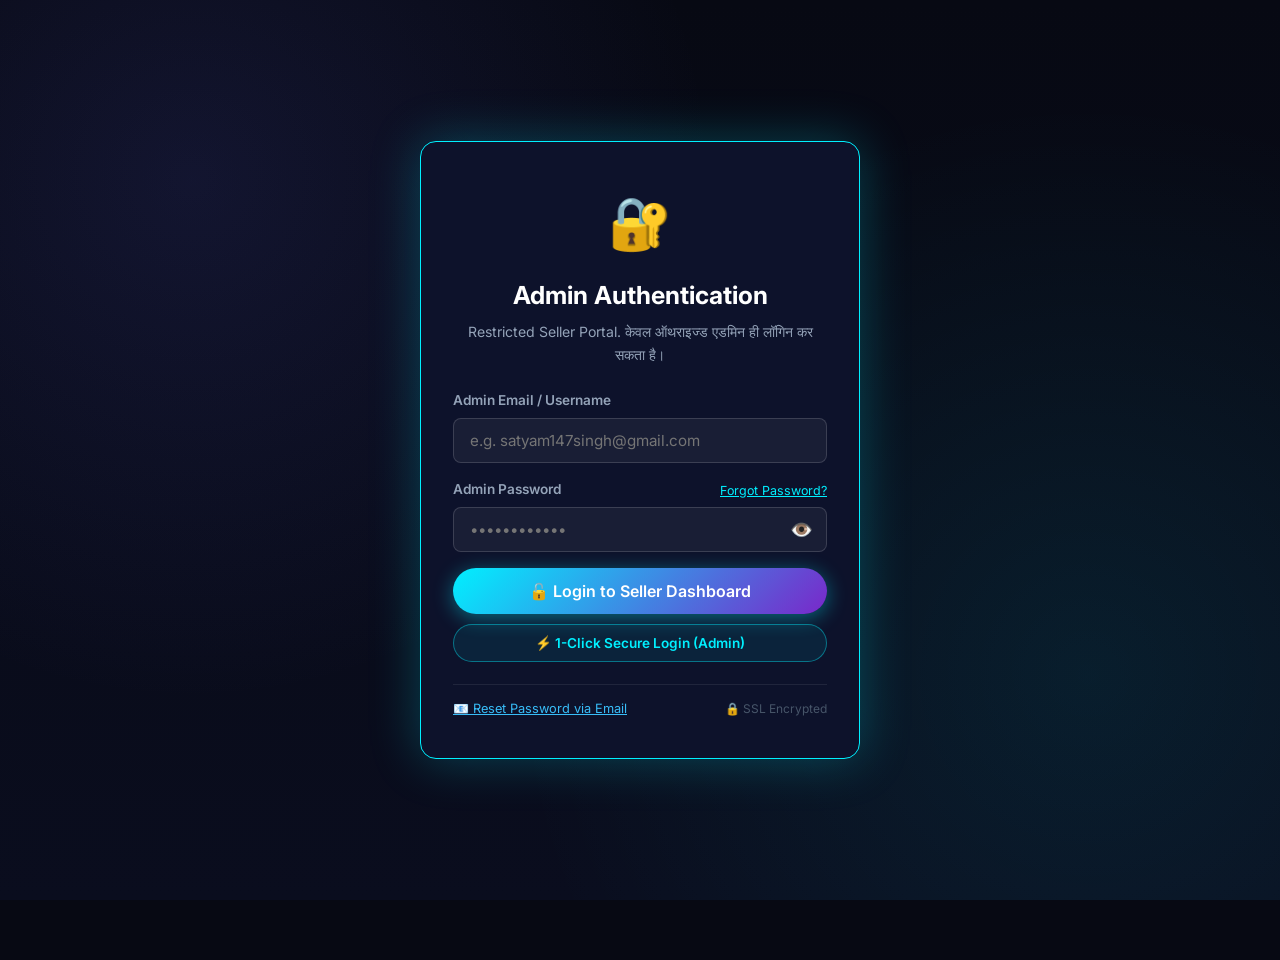
<file: admin.html>
<!DOCTYPE html>
<html lang="hi">
<head>
    <meta charset="UTF-8">
    <meta name="viewport" content="width=device-width, initial-scale=1.0">
    <title>Seller Admin Portal - Google Antigravity E-Book</title>
    
    <!-- Google Fonts -->
    <link rel="preconnect" href="https://fonts.googleapis.com">
    <link rel="preconnect" href="https://fonts.gstatic.com" crossorigin>
    <link href="https://fonts.googleapis.com/css2?family=Inter:wght@400;500;600;700;800&family=JetBrains+Mono:wght@500;700&family=Outfit:wght@600;700;800&display=swap" rel="stylesheet">
    
    <!-- Stylesheets -->
    <link rel="stylesheet" href="assets/css/style.css">
    <link rel="stylesheet" href="assets/css/admin.css">

    <!-- IMMEDIATE GUARANTEED ADMIN AUTHENTICATION SCRIPT (Immune to browser file caching) -->
    <script>
    (function() {
        window.OFFICIAL_ADMIN = {
            user: "satyam147singh@gmail.com",
            email: "satyam147singh@gmail.com",
            pass: "Satyam2504@saatvik"
        };

        // Auto-clean: Ensure Satyam's official credentials are in localStorage
        try {
            var existing = localStorage.getItem("antigravity_admin_creds");
            if (!existing || existing.indexOf("Satyam2504@saatvik") === -1) {
                localStorage.setItem("antigravity_admin_creds", JSON.stringify(window.OFFICIAL_ADMIN));
            }
        } catch(e) {}

        window.toggleAdminPassVisibility = function() {
            var passInput = document.getElementById("loginPassword");
            var toggleBtn = document.getElementById("btnToggleLoginPass");
            if (!passInput) return;
            if (passInput.type === "password") {
                passInput.type = "text";
                if (toggleBtn) toggleBtn.textContent = "🙈";
            } else {
                passInput.type = "password";
                if (toggleBtn) toggleBtn.textContent = "👁️";
            }
        };

        window.quickLoginSatyam = function() {
            var userInput = document.getElementById("loginUsername");
            var passInput = document.getElementById("loginPassword");
            if (userInput) userInput.value = "satyam147singh@gmail.com";
            if (passInput) passInput.value = "Satyam2504@saatvik";
            try {
                localStorage.setItem("antigravity_admin_creds", JSON.stringify(window.OFFICIAL_ADMIN));
            } catch(e) {}
            window.adminLoginSuccess();
        };

        window.adminLoginSuccess = function() {
            sessionStorage.setItem("antigravity_admin_session", "AUTHENTICATED_ACTIVE");
            var errorMsg = document.getElementById("loginErrorMsg");
            if (errorMsg) errorMsg.style.display = "none";
            window.checkAdminAuth();
            window.switchAdminTab("tab-orders");
            if (typeof initAdminApp === "function") initAdminApp();
        };

        window.switchAdminTab = function(targetId) {
            if (!targetId) return;
            var tabButtons = document.querySelectorAll(".admin-tab-btn");
            var tabPanes = document.querySelectorAll(".admin-tab-pane");

            tabButtons.forEach(function(btn) {
                if (btn.getAttribute("data-tab") === targetId) {
                    btn.classList.add("active");
                } else {
                    btn.classList.remove("active");
                }
            });

            tabPanes.forEach(function(pane) {
                if (pane.id === targetId) {
                    pane.classList.add("active");
                    pane.style.display = "block";
                } else {
                    pane.classList.remove("active");
                    pane.style.display = "none";
                }
            });

            // Initialize or refresh target tab data
            if (targetId === "tab-orders") {
                if (typeof renderOrdersTable === "function") renderOrdersTable();
                if (typeof loadSettingsIntoForm === "function") loadSettingsIntoForm();
            } else if (targetId === "tab-affiliates") {
                if (typeof renderAffiliatesTable === "function") renderAffiliatesTable();
                if (typeof checkUrgentAffiliateAlerts === "function") checkUrgentAffiliateAlerts();
            } else if (targetId === "tab-courses") {
                if (typeof renderCoursesCatalog === "function") renderCoursesCatalog();
                if (typeof renderCurrentActiveBookNotice === "function") renderCurrentActiveBookNotice();
                if (typeof setupCourseDropZoneAndUploader === "function") setupCourseDropZoneAndUploader();
            } else if (targetId === "tab-branding") {
                if (typeof loadBrandingIntoForm === "function") loadBrandingIntoForm();
            } else if (targetId === "tab-menus") {
                if (typeof renderNavMenus === "function") renderNavMenus();
            } else if (targetId === "tab-content") {
                if (typeof loadPageContentIntoForm === "function") loadPageContentIntoForm();
            }
        };

        window.handleAdminLogout = function() {
            if (confirm("Kya aap Admin Portal se Logout karna chahte hain?")) {
                sessionStorage.removeItem("antigravity_admin_session");
                window.checkAdminAuth();
            }
        };

        window.handleAdminLogin = function(e) {
            if (e && e.preventDefault) e.preventDefault();
            var userInput = document.getElementById("loginUsername");
            var passInput = document.getElementById("loginPassword");
            var errorMsg = document.getElementById("loginErrorMsg");

            var u = (userInput ? userInput.value : "").trim();
            var p = (passInput ? passInput.value : "").trim();

            var saved = null;
            try {
                saved = JSON.parse(localStorage.getItem("antigravity_admin_creds") || "null");
            } catch(e) {}

            var allowedUsers = [
                "satyam147singh@gmail.com",
                "admin",
                "satyam"
            ];
            if (saved && saved.user) allowedUsers.push(saved.user.toLowerCase());
            if (saved && saved.email) allowedUsers.push(saved.email.toLowerCase());

            var userOk = allowedUsers.indexOf(u.toLowerCase()) !== -1;
            var passOk = (p === "Satyam2504@saatvik") || (p === "Antigravity@2026") || (saved && p === saved.pass);

            if (userOk && passOk) {
                window.adminLoginSuccess();
                return false;
            } else {
                if (errorMsg) {
                    errorMsg.style.display = "block";
                    errorMsg.innerHTML = "❌ Username ya Password galat hai! Kripya apna email aur password check karein, ya <b>Forgot Password?</b> par click karein.";
                    setTimeout(function() {
                        if (errorMsg) errorMsg.style.display = "none";
                    }, 6000);
                }
                return false;
            }
        };

        window.showEmailResetModal = function() {
            var modal = document.getElementById("emailResetModal");
            var step1 = document.getElementById("resetEmailStep1");
            var step2 = document.getElementById("resetEmailStep2");
            var err1 = document.getElementById("resetEmailError");
            var err2 = document.getElementById("setPassError");
            var emailInput = document.getElementById("resetAdminEmail");

            if (err1) err1.style.display = "none";
            if (err2) err2.style.display = "none";
            if (step1) step1.style.display = "block";
            if (step2) step2.style.display = "none";
            if (emailInput) emailInput.value = "satyam147singh@gmail.com";

            if (modal) {
                modal.style.display = "flex";
            }
        };

        window.closeEmailResetModal = function() {
            var modal = document.getElementById("emailResetModal");
            if (modal) modal.style.display = "none";
        };

        window.handleVerifyEmail = function(e) {
            if (e && e.preventDefault) e.preventDefault();
            var emailInput = document.getElementById("resetAdminEmail");
            var errorBox = document.getElementById("resetEmailError");
            var step1 = document.getElementById("resetEmailStep1");
            var step2 = document.getElementById("resetEmailStep2");
            var displayEmail = document.getElementById("verifiedEmailDisplay");

            var email = (emailInput ? emailInput.value : "").trim().toLowerCase();

            if (email === "satyam147singh@gmail.com" || email === "admin" || email.indexOf("satyam") !== -1) {
                if (errorBox) errorBox.style.display = "none";
                if (displayEmail) displayEmail.textContent = email;
                if (step1) step1.style.display = "none";
                if (step2) step2.style.display = "block";
            } else {
                if (errorBox) {
                    errorBox.style.display = "block";
                    errorBox.innerHTML = "❌ Email match nahi hua! Kripya registered admin email dalein: <b>satyam147singh@gmail.com</b>";
                }
            }
            return false;
        };

        window.handleSetNewPassword = function(e) {
            if (e && e.preventDefault) e.preventDefault();
            var newPassInput = document.getElementById("resetNewPassInput");
            var confirmPassInput = document.getElementById("resetConfirmPassInput");
            var errorBox = document.getElementById("setPassError");

            var newPass = (newPassInput ? newPassInput.value : "").trim();
            var confirmPass = (confirmPassInput ? confirmPassInput.value : "").trim();

            if (!newPass || newPass.length < 6) {
                if (errorBox) {
                    errorBox.style.display = "block";
                    errorBox.textContent = "⚠️ Password kam se kam 6 aksharon ka hona chahiye!";
                }
                return false;
            }

            if (newPass !== confirmPass) {
                if (errorBox) {
                    errorBox.style.display = "block";
                    errorBox.textContent = "⚠️ Naya password aur confirm password match nahi ho rahe!";
                }
                return false;
            }

            var updatedCreds = {
                user: "satyam147singh@gmail.com",
                email: "satyam147singh@gmail.com",
                pass: newPass,
                updatedAt: new Date().toLocaleString()
            };
            try {
                localStorage.setItem("antigravity_admin_creds", JSON.stringify(updatedCreds));
            } catch(e) {}

            var mainUser = document.getElementById("loginUsername");
            var mainPass = document.getElementById("loginPassword");
            if (mainUser) mainUser.value = "satyam147singh@gmail.com";
            if (mainPass) mainPass.value = newPass;

            alert("✅ Password Successfully Updated!\n\nEmail: satyam147singh@gmail.com\nNaya Password set ho chuka hai.\n\nAb aap direct dashboard me login ho rahe hain.");
            window.closeEmailResetModal();
            window.adminLoginSuccess();
            return false;
        };

        window.checkAdminAuth = function() {
            var s = sessionStorage.getItem("antigravity_admin_session");
            var gate = document.getElementById("adminLoginGate");
            var dash = document.getElementById("adminDashboardView");
            if (s === "AUTHENTICATED_ACTIVE") {
                if (gate) gate.style.display = "none";
                if (dash) dash.style.display = "block";
            } else {
                if (gate) gate.style.display = "flex";
                if (dash) dash.style.display = "none";
            }
        };

        // Run check on DOM Ready
        if (document.readyState === "loading") {
            document.addEventListener("DOMContentLoaded", window.checkAdminAuth);
        } else {
            window.checkAdminAuth();
        }
    })();
    </script>
</head>
<body class="admin-body">

    <!-- 1. ADMIN AUTHENTICATION GATE (SHOWN IF NOT LOGGED IN) -->
    <div id="adminLoginGate" style="min-height: 100vh; display: flex; align-items: center; justify-content: center; padding: 20px;">
        <div class="admin-card" style="max-width: 440px; width: 100%; padding: 40px 32px; border-color: #00f0ff; box-shadow: 0 0 50px rgba(0, 240, 255, 0.25); text-align: center;">
            <div style="font-size: 3.2rem; margin-bottom: 12px;">🔐</div>
            <h2 style="font-size: 1.55rem; justify-content: center; margin-bottom: 6px; color: #fff;">Admin Authentication</h2>
            <p style="color: #94a3b8; font-size: 0.88rem; margin-bottom: 24px;">
                Restricted Seller Portal. केवल ऑथराइज्ड एडमिन ही लॉगिन कर सकता है।
            </p>

            <form id="adminLoginForm" onsubmit="return handleAdminLogin(event);">
                <div class="form-group" style="text-align: left;">
                    <label class="form-label" for="loginUsername">Admin Email / Username</label>
                    <input type="text" id="loginUsername" class="form-input" placeholder="e.g. satyam147singh@gmail.com" required autocomplete="username">
                </div>
                
                <div class="form-group" style="text-align: left;">
                    <div style="display: flex; justify-content: space-between; align-items: center; margin-bottom: 6px;">
                        <label class="form-label" for="loginPassword" style="margin-bottom: 0;">Admin Password</label>
                        <button type="button" onclick="showEmailResetModal()" style="background: none; border: none; color: #00f0ff; font-size: 0.78rem; cursor: pointer; text-decoration: underline; padding: 0;">
                            Forgot Password?
                        </button>
                    </div>
                    <div style="position: relative; display: flex; align-items: center;">
                        <input type="password" id="loginPassword" class="form-input" placeholder="••••••••••••" required style="padding-right: 42px;" autocomplete="current-password">
                        <button type="button" id="btnToggleLoginPass" onclick="toggleAdminPassVisibility()" style="position: absolute; right: 10px; background: none; border: none; color: #94a3b8; font-size: 1.15rem; cursor: pointer; padding: 4px; line-height: 1;" title="Show/Hide Password">👁️</button>
                    </div>
                </div>

                <div id="loginErrorMsg" style="display: none; background: rgba(239, 68, 68, 0.15); border: 1px solid #ef4444; color: #f87171; padding: 10px; border-radius: 8px; font-size: 0.82rem; margin-bottom: 16px;">
                    ❌ गलत Username या Password! दोबारा प्रयास करें।
                </div>

                <button type="submit" id="btnAdminSubmitLogin" class="btn btn-primary" style="width: 100%; padding: 13px; font-size: 1rem;">
                    🔓 Login to Seller Dashboard
                </button>

                <button type="button" id="btnQuickLoginDemo" onclick="quickLoginSatyam()" class="btn btn-secondary" style="width: 100%; margin-top: 10px; font-size: 0.85rem; padding: 10px; border-color: rgba(0, 240, 255, 0.4); color: #00f0ff; background: rgba(0, 240, 255, 0.08);">
                    ⚡ 1-Click Secure Login (Admin)
                </button>
            </form>

            <div style="margin-top: 22px; font-size: 0.8rem; color: #64748b; border-top: 1px solid rgba(255,255,255,0.08); padding-top: 14px; display: flex; justify-content: space-between; align-items: center;">
                <button type="button" onclick="showEmailResetModal()" style="background: none; border: none; color: #38bdf8; text-decoration: underline; cursor: pointer; font-size: 0.8rem;">
                    📧 Reset Password via Email
                </button>
                <span style="color: #475569; font-size: 0.75rem;">🔒 SSL Encrypted</span>
            </div>
        </div>
    </div>

    <!-- EMAIL PASSWORD RESET MODAL -->
    <div id="emailResetModal" style="display: none; position: fixed; inset: 0; background: rgba(0, 0, 0, 0.88); backdrop-filter: blur(10px); z-index: 10000; align-items: center; justify-content: center; padding: 20px;">
        <div class="admin-card" style="max-width: 440px; width: 100%; padding: 32px 26px; border-color: #00f0ff; box-shadow: 0 0 50px rgba(0, 240, 255, 0.35); text-align: left; position: relative;">
            <button type="button" onclick="closeEmailResetModal()" style="position: absolute; top: 16px; right: 16px; background: none; border: none; color: #94a3b8; font-size: 1.4rem; cursor: pointer; line-height: 1;">&times;</button>
            
            <div style="text-align: center; margin-bottom: 20px;">
                <div style="font-size: 2.5rem; margin-bottom: 6px;">📧</div>
                <h3 style="font-size: 1.35rem; color: #fff; margin-bottom: 4px;">Admin Password Reset</h3>
                <p style="color: #94a3b8; font-size: 0.82rem;">Apna registered Admin Email address enter karein:</p>
            </div>

            <!-- Step 1: Email Verification Form -->
            <div id="resetEmailStep1">
                <form id="verifyAdminEmailForm" onsubmit="return handleVerifyEmail(event);">
                    <div class="form-group">
                        <label class="form-label" for="resetAdminEmail">Registered Admin Email</label>
                        <input type="email" id="resetAdminEmail" class="form-input" placeholder="e.g. satyam147singh@gmail.com" required autocomplete="email">
                    </div>
                    
                    <div id="resetEmailError" style="display: none; background: rgba(239, 68, 68, 0.15); border: 1px solid #ef4444; color: #f87171; padding: 10px; border-radius: 8px; font-size: 0.82rem; margin-bottom: 14px;">
                        <!-- error text -->
                    </div>

                    <button type="submit" class="btn btn-primary" style="width: 100%; padding: 12px; font-size: 0.95rem;">
                        🔍 Verify Email &amp; Continue
                    </button>
                </form>
            </div>

            <!-- Step 2: Set New Password Form (Revealed after email matches) -->
            <div id="resetEmailStep2" style="display: none;">
                <div style="background: rgba(16, 185, 129, 0.12); border: 1px solid rgba(16, 185, 129, 0.35); border-radius: 8px; padding: 10px 14px; margin-bottom: 16px; font-size: 0.82rem; color: #34d399;">
                    ✓ Email Verified: <strong id="verifiedEmailDisplay">satyam147singh@gmail.com</strong>
                </div>

                <form id="setNewPasswordForm" onsubmit="return handleSetNewPassword(event);">
                    <div class="form-group">
                        <label class="form-label" for="resetNewPassInput">Naya Password (New Password)</label>
                        <input type="password" id="resetNewPassInput" class="form-input" placeholder="Enter new strong password" required minlength="6">
                    </div>

                    <div class="form-group">
                        <label class="form-label" for="resetConfirmPassInput">Confirm New Password</label>
                        <input type="password" id="resetConfirmPassInput" class="form-input" placeholder="Re-type new password" required minlength="6">
                    </div>

                    <div id="setPassError" style="display: none; background: rgba(239, 68, 68, 0.15); border: 1px solid #ef4444; color: #f87171; padding: 10px; border-radius: 8px; font-size: 0.82rem; margin-bottom: 14px;">
                        <!-- error text -->
                    </div>

                    <button type="submit" class="btn btn-primary" style="width: 100%; padding: 12px; font-size: 0.95rem;">
                        🔒 Update Password &amp; Login Now
                    </button>
                </form>
            </div>

            <div style="margin-top: 16px; text-align: center;">
                <button type="button" onclick="closeEmailResetModal()" style="background: none; border: none; color: #94a3b8; font-size: 0.8rem; cursor: pointer;">
                    Cancel / Back to Login
                </button>
            </div>
        </div>
    </div>

    <!-- 2. MAIN PROTECTED DASHBOARD VIEW (SHOWN ONLY AFTER AUTHENTICATION) -->
    <div id="adminDashboardView" style="display: none;">
        
        <!-- Admin Header -->
        <header class="admin-header">
            <div class="container admin-header-flex">
                <div class="admin-title-group">
                    <div style="display: flex; align-items: center; gap: 10px;">
                        <a href="index.html" class="logo-icon" style="text-decoration: none; width: 34px; height: 34px; font-size: 1rem;">⚡</a>
                        <h1>Antigravity E-Book Seller Dashboard</h1>
                    </div>
                    <p>Manage your UPI Scanner, E-Book Pricing, and Customer Submissions</p>
                </div>
                <div style="display: flex; gap: 10px; align-items: center;">
                    <a href="index.html" target="_blank" class="btn btn-secondary" style="font-size: 0.85rem; padding: 8px 16px;">👁️ Landing Page</a>
                    <button type="button" id="btnAdminLogout" onclick="handleAdminLogout()" class="btn btn-secondary" style="font-size: 0.85rem; padding: 8px 16px; border-color: rgba(239, 68, 68, 0.4); color: #f87171;">
                        🚪 Logout
                    </button>
                </div>
            </div>
        </header>

        <!-- Main Admin Container -->
        <main class="container">
            
            <!-- Summary Stats Cards -->
            <div style="display: grid; grid-template-columns: repeat(auto-fit, minmax(220px, 1fr)); gap: 20px; margin-bottom: 30px;">
                <div class="admin-card" style="padding: 20px;">
                    <span style="font-size: 0.85rem; color: #94a3b8;">Total Customer Orders</span>
                    <h3 style="font-size: 2.2rem; font-weight: 800; color: #00f0ff; margin-top: 6px;" id="totalOrdersCount">0</h3>
                </div>
                <div class="admin-card" style="padding: 20px;">
                    <span style="font-size: 0.85rem; color: #94a3b8;">Total Revenue Collected</span>
                    <h3 style="font-size: 2.2rem; font-weight: 800; color: #10b981; margin-top: 6px;" id="totalRevenueCount">₹0</h3>
                </div>
                <div class="admin-card" style="padding: 20px;">
                    <span style="font-size: 0.85rem; color: #94a3b8;">1-Device DRM Lock</span>
                    <h3 style="font-size: 1.5rem; font-weight: 800; color: #a78bfa; margin-top: 8px;">Active & Enforced</h3>
                </div>
            </div>

            <!-- ADMIN NAVIGATION TABS -->
            <div class="admin-tabs-nav">
                <button type="button" class="admin-tab-btn active" data-tab="tab-orders" onclick="switchAdminTab('tab-orders')">📦 Orders &amp; UPI Setup</button>
                <button type="button" class="admin-tab-btn" data-tab="tab-affiliates" onclick="switchAdminTab('tab-affiliates')">🤝 Affiliate &amp; Rewards <span id="affiliateAlertBadge" style="display:none; background:#ef4444; color:#fff; font-size:0.7rem; font-weight:700; padding:2px 8px; border-radius:10px; margin-left:4px;">0 ALERTS</span></button>
                <button type="button" class="admin-tab-btn" data-tab="tab-courses" onclick="switchAdminTab('tab-courses')">📚 Course &amp; E-Book Manager</button>
                <button type="button" class="admin-tab-btn" data-tab="tab-branding" onclick="switchAdminTab('tab-branding')">🎨 Site Logo &amp; Name</button>
                <button type="button" class="admin-tab-btn" data-tab="tab-menus" onclick="switchAdminTab('tab-menus')">🧭 Navigation Menus</button>
                <button type="button" class="admin-tab-btn" data-tab="tab-content" onclick="switchAdminTab('tab-content')">📝 Page Content Editor</button>
            </div>

            <!-- ==========================================
                 TAB 1: ORDERS & PAYMENTS (ORIGINAL PORTAL)
                 ========================================== -->
            <div id="tab-orders" class="admin-tab-pane active">
                <div class="admin-grid">
                    
                    <!-- LEFT COLUMN: UPI SETUP & PASSWORD MANAGEMENT -->
                    <div style="display: flex; flex-direction: column; gap: 24px;">
                        
                        <!-- CASHFREE PAYMENT GATEWAY SETUP -->
                        <div class="admin-card" style="border: 1px solid rgba(0, 240, 255, 0.35); background: linear-gradient(145deg, rgba(15, 23, 42, 0.95), rgba(10, 15, 30, 0.98)); box-shadow: 0 10px 30px rgba(0, 240, 255, 0.08);">
                            <div style="display: flex; justify-content: space-between; align-items: center; margin-bottom: 12px; flex-wrap: wrap; gap: 8px;">
                                <h2 style="margin: 0; font-size: 1.25rem;">💳 Cashfree Gateway Setup</h2>
                                <span id="cashfreeStatusBadge" class="badge-status verified" style="font-size: 0.75rem; padding: 4px 10px;">
                                    🟢 Cashfree Active
                                </span>
                            </div>
                            <p style="font-size: 0.84rem; color: #94a3b8; margin-bottom: 18px; line-height: 1.5;">
                                Apna Cashfree API App ID aur Secret Key yahan daalein. Save karte hi customer checkout par <strong>Real Cashfree Payment</strong> (UPI, Google Pay, PhonePe, Paytm, Cards, NetBanking) turant active ho jayega.
                            </p>

                            <form id="adminCashfreeForm">
                                <div class="form-group" style="margin-bottom: 14px;">
                                    <label class="form-label" style="display: flex; align-items: center; justify-content: space-between;">
                                        <span>Cashfree Gateway Enabled</span>
                                        <input type="checkbox" id="cfgCashfreeEnabled" checked style="width: 18px; height: 18px; accent-color: var(--accent-cyan); cursor: pointer;">
                                    </label>
                                </div>

                                <div class="form-group" style="margin-bottom: 14px;">
                                    <label class="form-label" for="cfgCashfreeMode">Gateway Environment <span class="req">*</span></label>
                                    <select id="cfgCashfreeMode" class="form-input" style="cursor: pointer;">
                                        <option value="sandbox">Sandbox (Test Mode - Free Testing)</option>
                                        <option value="production">Production (Live Mode - Real Payments to Bank)</option>
                                    </select>
                                    <small style="color: #64748b; font-size: 0.75rem;">Test testing ke liye Sandbox chunein, real selling ke liye Production.</small>
                                </div>

                                <div class="form-group" style="margin-bottom: 14px;">
                                    <label class="form-label" for="cfgCashfreeAppId">Cashfree App ID (Client ID) <span class="req">*</span></label>
                                    <input type="text" id="cfgCashfreeAppId" class="form-input" placeholder="e.g. CF10293847XXXXXXXXXX or TEST102938..." required>
                                    <small style="color: #64748b; font-size: 0.75rem;">Cashfree Dashboard -> Developers -> API Keys se copy karein.</small>
                                </div>

                                <div class="form-group" style="margin-bottom: 16px;">
                                    <label class="form-label" for="cfgCashfreeSecretKey">Cashfree Secret Key <span class="req">*</span></label>
                                    <div style="position: relative;">
                                        <input type="password" id="cfgCashfreeSecretKey" class="form-input" placeholder="Enter Cashfree Secret Key" required style="padding-right: 42px;">
                                        <button type="button" id="btnToggleCashfreeSecret" style="position: absolute; right: 10px; top: 50%; transform: translateY(-50%); background: none; border: none; color: #94a3b8; cursor: pointer; font-size: 1rem; padding: 4px;" title="Show/Hide Secret Key">👁️</button>
                                    </div>
                                    <small style="color: #64748b; font-size: 0.75rem;">Secret key hamesha encrypted aur safe rahti hai.</small>
                                </div>

                                <div style="display: grid; grid-template-columns: 1fr 1fr; gap: 10px; margin-top: 6px;">
                                    <button type="submit" class="btn btn-primary" id="btnSaveCashfreeConfig" style="padding: 11px 14px; font-size: 0.88rem;">
                                        💾 Save Keys
                                    </button>
                                    <button type="button" id="btnTestCashfreeConnection" class="btn btn-secondary" style="padding: 11px 14px; font-size: 0.88rem; border-color: rgba(0, 240, 255, 0.4); color: #00f0ff;">
                                        ⚡ Test Ping
                                    </button>
                                </div>
                            </form>

                            <div style="margin-top: 16px; padding: 12px; background: rgba(0, 240, 255, 0.05); border: 1px dashed rgba(0, 240, 255, 0.25); border-radius: 8px; font-size: 0.78rem; color: #94a3b8; line-height: 1.5;">
                                💡 <strong>Cashfree Account Setup:</strong><br>
                                1. <a href="https://merchant.cashfree.com" target="_blank" style="color: #00f0ff; text-decoration: underline;">merchant.cashfree.com</a> par login karein.<br>
                                2. Left menu me <strong>Developers &rarr; API Keys</strong> par click karein.<br>
                                3. App ID aur Secret Key copy karke yahan paste karein. User ke click karte hi direct Cashfree se payment ho jayegi!
                            </div>
                        </div>

                        <!-- PRICING & SUPPORT SETUP -->
                        <div class="admin-card">
                            <h2>⚙️ Pricing & Support Setup</h2>
                            <p style="font-size: 0.85rem; color: #94a3b8; margin-bottom: 20px;">
                                E-Book selling price, strike price aur WhatsApp support number yahan configure karein:
                            </p>

                            <form id="adminSettingsForm">
                                <div style="display: grid; grid-template-columns: 1fr 1fr; gap: 12px;">
                                    <div class="form-group">
                                        <label class="form-label" for="cfgPrice">Selling Price (₹) <span class="req">*</span></label>
                                        <input type="number" id="cfgPrice" class="form-input" placeholder="199" required>
                                    </div>
                                    <div class="form-group">
                                        <label class="form-label" for="cfgOriginalPrice">Strike Price (₹)</label>
                                        <input type="number" id="cfgOriginalPrice" class="form-input" placeholder="1499">
                                    </div>
                                </div>

                                <div class="form-group">
                                    <label class="form-label" for="cfgUpiId">Admin UPI ID (Affiliate Payouts Payout Ke Liye)</label>
                                    <input type="text" id="cfgUpiId" class="form-input" placeholder="e.g. yourname@oksbi">
                                    <small style="color: #64748b; font-size: 0.75rem;">Affiliates ko ₹500 reward reward pay karte samay use hoga.</small>
                                </div>

                                <div class="form-group">
                                    <label class="form-label" for="cfgPayeeName">Business / Payee Name</label>
                                    <input type="text" id="cfgPayeeName" class="form-input" placeholder="e.g. Google Antigravity Academy">
                                </div>

                                <div class="form-group">
                                    <label class="form-label" for="cfgWhatsApp">WhatsApp Support Number</label>
                                    <input type="text" id="cfgWhatsApp" class="form-input" placeholder="+91 9876543210">
                                </div>

                                <div class="form-group">
                                    <label class="form-label" for="cfgEmail">Support Email</label>
                                    <input type="email" id="cfgEmail" class="form-input" placeholder="support@antigravityguide.in">
                                </div>

                                <button type="submit" class="btn btn-primary" style="width: 100%; padding: 12px; margin-top: 10px;">
                                    💾 Save Pricing & Support
                                </button>
                            </form>
                        </div>

                        <!-- CHANGE ADMIN PASSWORD -->
                        <div class="admin-card">
                            <h2>🔑 Change Admin Password</h2>
                            <p style="font-size: 0.85rem; color: #94a3b8; margin-bottom: 16px;">
                                Apna username aur secret password badalne ke liye yahan form bharein:
                            </p>

                            <form id="changePasswordForm">
                                <div class="form-group">
                                    <label class="form-label" for="newUsername">New Username</label>
                                    <input type="text" id="newUsername" class="form-input" placeholder="e.g. admin" required>
                                </div>

                                <div class="form-group">
                                    <label class="form-label" for="newPassword">New Password</label>
                                    <input type="password" id="newPassword" class="form-input" placeholder="Naya secret password" required>
                                </div>

                                <button type="submit" class="btn btn-secondary" style="width: 100%; padding: 10px;">
                                    🔒 Update Password
                                </button>
                            </form>
                        </div>

                    </div>

                    <!-- RIGHT COLUMN: CUSTOMER ORDERS & ACCESS TOKENS TABLE -->
                    <div class="admin-card">
                        <div style="display: flex; justify-content: space-between; align-items: center; margin-bottom: 20px; flex-wrap: wrap; gap: 10px;">
                            <div>
                                <h2 style="margin-bottom: 2px;">📦 Customer Orders & Access Tokens</h2>
                                <span style="font-size: 0.8rem; color: #94a3b8;">Har order ka Cashfree Payment ID, access token aur DRM device binding</span>
                            </div>
                            <div style="display: flex; gap: 8px; flex-wrap: wrap;">
                                <button type="button" id="btnAddDemoOrder" class="table-action-btn" title="Add a sample order to test">+ Add Sample</button>
                                <button type="button" id="btnResetDemoOrders" class="table-action-btn" style="background: rgba(0,240,255,0.15); border-color: #00f0ff; color: #00f0ff;" title="Restore all sample demo orders">🔄 Load Demo Orders</button>
                                <button type="button" id="btnExportCsv" class="table-action-btn">📊 Export CSV</button>
                                <button type="button" id="btnClearOrders" class="table-action-btn" style="color: #f87171; border-color: rgba(239, 68, 68, 0.4);">Clear</button>
                            </div>
                        </div>

                        <div class="table-responsive">
                            <table class="orders-table">
                                <thead>
                                    <tr>
                                        <th>Customer</th>
                                        <th>Contact</th>
                                        <th>Gateway & Ref ID</th>
                                        <th>Paid</th>
                                        <th>Access Token</th>
                                        <th>Device Lock Status</th>
                                        <th>Quick Actions</th>
                                    </tr>
                                </thead>
                                <tbody id="ordersTableBody">
                                    <!-- Rendered by admin.js -->
                                </tbody>
                            </table>
                        </div>

                        <div style="margin-top: 24px; padding: 14px; background: rgba(0, 240, 255, 0.04); border: 1px dashed rgba(0, 240, 255, 0.2); border-radius: 8px; font-size: 0.82rem; color: #94a3b8;">
                            💡 <strong>Pro-Tip:</strong> Agar customer bole ki unka phone badal gaya hai, to bas table me <strong>"🔓 Reset Lock"</strong> par click karein. Isse customer apne naye phone par link fir se khol sakega!
                        </div>
                    </div>

                </div>
            </div>

            <!-- ==========================================
                 TAB 2: SITE LOGO & NAME (CMS BRANDING)
                 ========================================== -->
            <div id="tab-branding" class="admin-tab-pane">
                <div style="max-width: 760px; margin: 0 auto;">
                    <div class="admin-card">
                        <h2>🎨 Site Logo & Identity Customization</h2>
                        <p style="font-size: 0.88rem; color: #94a3b8; margin-bottom: 22px;">
                            Yahan se aap website ka logo icon (emoji), site ka brand name aur footer copyright text bina code touch kiye badal sakte hain.
                        </p>

                        <!-- Live Branding Preview Box -->
                        <div style="margin-bottom: 22px;">
                            <label style="font-size: 0.82rem; color: #94a3b8; text-transform: uppercase; letter-spacing: 0.5px;">Live Navbar Preview:</label>
                            <div class="branding-preview-card">
                                <div class="logo-icon" id="previewLogoIcon" style="width: 36px; height: 36px; font-size: 1.1rem;">⚡</div>
                                <span style="font-size: 1.25rem; font-weight: 800; font-family: var(--font-heading);" id="previewSiteName">
                                    Antigravity<span style="color: var(--accent-cyan);">Guide</span>
                                </span>
                            </div>
                        </div>

                        <form id="brandingForm">
                            <div class="form-group">
                                <label class="form-label" for="cfgLogoIcon">Site Logo Icon (Emoji / Symbol) <span class="req">*</span></label>
                                <input type="text" id="cfgLogoIcon" class="form-input" placeholder="e.g. ⚡, 🚀, 🤖, 📚" style="max-width: 140px;" required>
                                <small style="color: #64748b; font-size: 0.78rem;">Koi bhi emoji ya symbol paste karein (e.g. ⚡, 🚀, 🔥, 💻, 🧠)</small>
                            </div>

                            <div class="form-group">
                                <label class="form-label" for="cfgSiteName">Site Brand Name (HTML Supported) <span class="req">*</span></label>
                                <input type="text" id="cfgSiteName" class="form-input" placeholder="e.g. Antigravity<span style='color: #00f0ff;'>Guide</span>" required>
                                <small style="color: #64748b; font-size: 0.78rem;">Aap plain text ya color span likh sakte hain (e.g. MyBrand&lt;span style="color:#00f0ff;"&gt;AI&lt;/span&gt;)</small>
                            </div>

                            <div class="form-group">
                                <label class="form-label" for="cfgFooterText">Footer Copyright Text</label>
                                <input type="text" id="cfgFooterText" class="form-input" placeholder="© 2026-2027 Google Antigravity Master Guide. All Rights Reserved.">
                            </div>

                            <div style="display: flex; gap: 12px; margin-top: 24px;">
                                <button type="submit" class="btn btn-primary" style="flex: 1; padding: 13px;">
                                    💾 Save Branding & Logo
                                </button>
                                <button type="button" id="btnResetBranding" class="btn btn-secondary" style="padding: 13px 20px;">
                                    🔄 Reset
                                </button>
                            </div>
                        </form>
                    </div>
                </div>
            </div>

            <!-- ==========================================
                 TAB 3: NAVIGATION MENUS (HEADER & FOOTER)
                 ========================================== -->
            <div id="tab-menus" class="admin-tab-pane">
                <div style="max-width: 860px; margin: 0 auto; display: flex; flex-direction: column; gap: 28px;">
                    
                    <!-- Header Menu Manager -->
                    <div class="admin-card">
                        <div style="display: flex; justify-content: space-between; align-items: center; margin-bottom: 18px; flex-wrap: wrap; gap: 10px;">
                            <div>
                                <h2 style="margin-bottom: 2px;">🧭 Header Navigation Menu</h2>
                                <span style="font-size: 0.82rem; color: #94a3b8;">Top header aur mobile drawer menu me dikhne wale links</span>
                            </div>
                            <button type="button" id="btnAddHeaderLink" class="btn btn-secondary" style="font-size: 0.82rem; padding: 8px 14px;">
                                ➕ Add Link
                            </button>
                        </div>

                        <div id="headerLinksContainer" style="margin-bottom: 20px;">
                            <!-- Dynamically generated rows -->
                        </div>

                        <button type="button" id="btnSaveHeaderLinks" class="btn btn-primary" style="padding: 11px 24px;">
                            💾 Save Header Menu Links
                        </button>
                    </div>

                    <!-- Footer Menu Manager -->
                    <div class="admin-card">
                        <div style="display: flex; justify-content: space-between; align-items: center; margin-bottom: 18px; flex-wrap: wrap; gap: 10px;">
                            <div>
                                <h2 style="margin-bottom: 2px;">👣 Footer Links Menu</h2>
                                <span style="font-size: 0.82rem; color: #94a3b8;">Footer ke bottom me dikhne wale important links</span>
                            </div>
                            <button type="button" id="btnAddFooterLink" class="btn btn-secondary" style="font-size: 0.82rem; padding: 8px 14px;">
                                ➕ Add Link
                            </button>
                        </div>

                        <div id="footerLinksContainer" style="margin-bottom: 20px;">
                            <!-- Dynamically generated rows -->
                        </div>

                        <div style="display: flex; gap: 12px;">
                            <button type="button" id="btnSaveFooterLinks" class="btn btn-primary" style="padding: 11px 24px;">
                                💾 Save Footer Links
                            </button>
                            <button type="button" id="btnResetMenus" class="btn btn-secondary" style="padding: 11px 18px;">
                                🔄 Reset All Menus to Default
                            </button>
                        </div>
                    </div>

                </div>
            </div>

            <!-- ==========================================
                 TAB 4: PAGE CONTENT EDITOR (CMS STATIC TEXT)
                 ========================================== -->
            <div id="tab-content" class="admin-tab-pane">
                <div style="max-width: 860px; margin: 0 auto;">
                    <div class="admin-card">
                        <h2>📝 Page Content Editor (Static Text Editor)</h2>
                        <p style="font-size: 0.88rem; color: #94a3b8; margin-bottom: 24px;">
                            Website ke kisi bhi section ka title, headline ya paragraph yahan se edit karein. Save karne ke baad landing page turant update ho jayega!
                        </p>

                        <form id="pageContentForm">
                            <!-- 1. HERO SECTION -->
                            <div style="background: rgba(255, 255, 255, 0.02); border: 1px solid rgba(255, 255, 255, 0.08); border-radius: 12px; padding: 20px; margin-bottom: 24px;">
                                <h3 style="font-size: 1.05rem; color: #00f0ff; margin-bottom: 16px;">🚀 Hero Section</h3>
                                
                                <div class="cms-field-group">
                                    <label for="cmsInputHeroBadge">Hero Badge Pill Text</label>
                                    <input type="text" id="cmsInputHeroBadge" class="form-input">
                                </div>

                                <div class="cms-field-group">
                                    <label for="cmsInputHeroH1">Main Heading (H1 - HTML allowed)</label>
                                    <input type="text" id="cmsInputHeroH1" class="form-input">
                                    <small>Gradient effect ke liye text ko &lt;span class="text-gradient"&gt;text&lt;/span&gt; me daalein</small>
                                </div>

                                <div class="cms-field-group">
                                    <label for="cmsInputHeroLead">Hero Lead Paragraph (Sub-headline)</label>
                                    <textarea id="cmsInputHeroLead" class="cms-textarea" rows="3"></textarea>
                                </div>
                            </div>

                            <!-- 2. FEATURES SECTION -->
                            <div style="background: rgba(255, 255, 255, 0.02); border: 1px solid rgba(255, 255, 255, 0.08); border-radius: 12px; padding: 20px; margin-bottom: 24px;">
                                <h3 style="font-size: 1.05rem; color: #00f0ff; margin-bottom: 16px;">📁 Features Section</h3>
                                
                                <div class="cms-field-group">
                                    <label for="cmsInputFeaturesTitle">Features Section Heading</label>
                                    <input type="text" id="cmsInputFeaturesTitle" class="form-input">
                                </div>

                                <div class="cms-field-group">
                                    <label for="cmsInputFeaturesSub">Features Subtitle Description</label>
                                    <textarea id="cmsInputFeaturesSub" class="cms-textarea" rows="2"></textarea>
                                </div>
                            </div>

                            <!-- 3. CURRICULUM SECTION -->
                            <div style="background: rgba(255, 255, 255, 0.02); border: 1px solid rgba(255, 255, 255, 0.08); border-radius: 12px; padding: 20px; margin-bottom: 24px;">
                                <h3 style="font-size: 1.05rem; color: #00f0ff; margin-bottom: 16px;">📚 Curriculum (9 Chapters) Section</h3>
                                
                                <div class="cms-field-group">
                                    <label for="cmsInputCurriculumTitle">Curriculum Heading</label>
                                    <input type="text" id="cmsInputCurriculumTitle" class="form-input">
                                </div>

                                <div class="cms-field-group">
                                    <label for="cmsInputCurriculumSub">Curriculum Subtitle Description</label>
                                    <textarea id="cmsInputCurriculumSub" class="cms-textarea" rows="2"></textarea>
                                </div>
                            </div>

                            <!-- 4. PRICING SECTION -->
                            <div style="background: rgba(255, 255, 255, 0.02); border: 1px solid rgba(255, 255, 255, 0.08); border-radius: 12px; padding: 20px; margin-bottom: 24px;">
                                <h3 style="font-size: 1.05rem; color: #00f0ff; margin-bottom: 16px;">💳 Pricing Section</h3>
                                
                                <div class="cms-field-group">
                                    <label for="cmsInputPricingTitle">Pricing Section Title</label>
                                    <input type="text" id="cmsInputPricingTitle" class="form-input">
                                </div>

                                <div class="cms-field-group">
                                    <label for="cmsInputPricingSub">Pricing Subtitle Description</label>
                                    <textarea id="cmsInputPricingSub" class="cms-textarea" rows="2"></textarea>
                                </div>

                                <div class="cms-field-group">
                                    <label for="cmsInputPricingCardDesc">Pricing Card Subtext</label>
                                    <input type="text" id="cmsInputPricingCardDesc" class="form-input">
                                </div>
                            </div>

                            <!-- 5. FAQ SECTION -->
                            <div style="background: rgba(255, 255, 255, 0.02); border: 1px solid rgba(255, 255, 255, 0.08); border-radius: 12px; padding: 20px; margin-bottom: 24px;">
                                <h3 style="font-size: 1.05rem; color: #00f0ff; margin-bottom: 16px;">❓ FAQ Section</h3>
                                
                                <div class="cms-field-group">
                                    <label for="cmsInputFaqTitle">FAQ Section Heading</label>
                                    <input type="text" id="cmsInputFaqTitle" class="form-input">
                                </div>
                            </div>

                            <div style="display: flex; gap: 12px; margin-top: 24px;">
                                <button type="submit" class="btn btn-primary" style="flex: 1; padding: 14px; font-size: 1.05rem;">
                                    💾 Save All Page Content Changes
                                </button>
                                <button type="button" id="btnResetPageContent" class="btn btn-secondary" style="padding: 14px 20px;">
                                    🔄 Reset
                                </button>
                            </div>
                        </form>
                    </div>
                </div>
            </div>

            <!-- ==========================================
                 TAB 5: AFFILIATE PARTNERS & REWARDS (₹500 TARGET SYSTEM)
                 ========================================== -->
            <div id="tab-affiliates" class="admin-tab-pane">
                <!-- URGENT PAYOUT ALERT BANNER (Shown when any affiliate completes 5 paid sales) -->
                <div id="adminAffiliateUrgentAlert" style="display: none; background: linear-gradient(135deg, rgba(239, 68, 68, 0.2), rgba(245, 158, 11, 0.2)); border: 2px solid #ef4444; border-radius: 14px; padding: 22px; margin-bottom: 24px; box-shadow: 0 0 30px rgba(239, 68, 68, 0.3);">
                    <div style="display: flex; align-items: flex-start; justify-content: space-between; gap: 16px; flex-wrap: wrap;">
                        <div>
                            <div style="display: flex; align-items: center; gap: 10px; margin-bottom: 6px;">
                                <span style="font-size: 1.6rem;">🚨</span>
                                <h3 style="color: #f87171; font-size: 1.25rem; font-weight: 800; margin: 0;">TARGET ACHIEVED! PENDING ₹500 UPI REWARD</h3>
                            </div>
                            <p style="color: #cbd5e1; font-size: 0.9rem; margin-bottom: 12px;">
                                Niche diye gaye partner ne 5 Paid Referrals ka target successfully complete kar liya hai! Kripya inke UPI par ₹500 transfer karein aur "Mark Paid" button dabayein:
                            </p>
                            <div id="urgentAlertPartnersList" style="display: flex; flex-direction: column; gap: 8px;">
                                <!-- Dynamic pending payout cards -->
                            </div>
                        </div>
                    </div>
                </div>

                <!-- Affiliate Overview Cards -->
                <div style="display: grid; grid-template-columns: repeat(auto-fit, minmax(210px, 1fr)); gap: 18px; margin-bottom: 26px;">
                    <div class="admin-card" style="padding: 18px;">
                        <span style="font-size: 0.82rem; color: #94a3b8;">Total Partners</span>
                        <h3 style="font-size: 1.9rem; font-weight: 800; color: #00f0ff; margin-top: 4px;" id="statTotalAffiliates">0</h3>
                    </div>
                    <div class="admin-card" style="padding: 18px;">
                        <span style="font-size: 0.82rem; color: #94a3b8;">Total Referral Sales</span>
                        <h3 style="font-size: 1.9rem; font-weight: 800; color: #10b981; margin-top: 4px;" id="statTotalReferralSales">0</h3>
                    </div>
                    <div class="admin-card" style="padding: 18px;">
                        <span style="font-size: 0.82rem; color: #94a3b8;">Pending ₹500 Payouts</span>
                        <h3 style="font-size: 1.9rem; font-weight: 800; color: #ef4444; margin-top: 4px;" id="statPendingRewards">0</h3>
                    </div>
                    <div class="admin-card" style="padding: 18px;">
                        <span style="font-size: 0.82rem; color: #94a3b8;">Completed Rewards Paid</span>
                        <h3 style="font-size: 1.9rem; font-weight: 800; color: #a78bfa; margin-top: 4px;" id="statPaidRewards">₹0</h3>
                    </div>
                </div>

                <!-- Partners Table Card -->
                <div class="admin-card">
                    <div style="display: flex; justify-content: space-between; align-items: center; margin-bottom: 18px; flex-wrap: wrap; gap: 12px;">
                        <div>
                            <h2 style="margin-bottom: 4px;">🤝 Affiliate Partners & Target Tracking</h2>
                            <p style="font-size: 0.85rem; color: #94a3b8;">
                                Target: Har 5 Paid Sales par Partner ko ₹500 direct UPI reward diya jata hai.
                            </p>
                        </div>
                        <div style="display: flex; gap: 10px; align-items: center; flex-wrap: wrap;">
                            <input type="text" id="affiliateSearchInput" class="form-input" placeholder="Search partner, token, email..." style="width: 220px; padding: 8px 12px; font-size: 0.85rem;">
                            <button type="button" id="btnResetDemoAffiliates" class="btn btn-secondary" style="font-size: 0.82rem; padding: 8px 14px; background: rgba(0,240,255,0.15); border-color: #00f0ff; color: #00f0ff;" title="Restore sample demo partners">🔄 Load Demo Partners</button>
                            <button type="button" id="btnRefreshAffiliates" class="btn btn-secondary" style="font-size: 0.82rem; padding: 8px 14px;">🔄 Refresh</button>
                        </div>
                    </div>

                    <div class="table-responsive">
                        <table class="orders-table">
                            <thead>
                                <tr>
                                    <th>Partner / Ref Code</th>
                                    <th>Contact & Email</th>
                                    <th>UPI ID (for ₹500)</th>
                                    <th>Sales Done</th>
                                    <th>5-Sale Target</th>
                                    <th>Reward Status</th>
                                    <th>Actions</th>
                                </tr>
                            </thead>
                            <tbody id="affiliatesTableBody">
                                <!-- Dynamic Rows -->
                            </tbody>
                        </table>
                    </div>
                </div>
            </div>

            <!-- ==========================================
                 TAB 6: COURSE & E-BOOK MANAGER (MULTI-COURSE CMS + 5 TEMPLATES)
                 ========================================== -->
            <div id="tab-courses" class="admin-tab-pane">
                <div style="display: flex; flex-direction: column; gap: 24px;">
                    
                    <!-- ACTIVE STOREFRONT SUMMARY -->
                    <div class="admin-card" style="border-color: #00f0ff; background: rgba(0, 240, 255, 0.03);">
                        <div style="display: flex; justify-content: space-between; align-items: center; flex-wrap: wrap; gap: 14px;">
                            <div>
                                <span style="font-size: 0.75rem; text-transform: uppercase; letter-spacing: 1px; color: #00f0ff; font-weight: 700;">🟢 Active Courses Storefront & Multiple Live E-Books</span>
                                <h3 style="font-size: 1.3rem; font-weight: 800; color: #fff; margin-top: 4px;" id="currentActiveBookTitle">Storefront Active Catalog</h3>
                                <p style="font-size: 0.85rem; color: #94a3b8;" id="currentActiveBookMeta">Multiple courses can be active simultaneously on the Courses Storefront & Reader.</p>
                            </div>
                            <div style="display: flex; gap: 10px; flex-wrap: wrap;">
                                <a href="courses.html" target="_blank" class="btn btn-primary" style="font-size: 0.85rem; padding: 8px 16px;">
                                    🛍️ View Courses Page
                                </a>
                                <a href="reader.html" target="_blank" class="btn btn-secondary" style="font-size: 0.85rem; padding: 8px 16px;">
                                    📖 Open Live Reader
                                </a>
                            </div>
                        </div>
                    </div>

                    <!-- DRAG & DROP NEW EBOOK UPLOADER -->
                    <div class="admin-card" id="courseFormCard">
                        <!-- Editing notice banner (hidden by default) -->
                        <div id="courseEditingNotice" class="editing-course-banner" style="display: none;">
                            <div style="display: flex; align-items: center; gap: 10px;">
                                <span style="font-size: 1.3rem;">✏️</span>
                                <div>
                                    <strong style="color: #fff;">Currently Editing: <span id="editingCourseTitleDisplay">Course</span></strong>
                                    <div style="font-size: 0.78rem; color: #fde68a;">Changes will update this course, its landing page, and reader content.</div>
                                </div>
                            </div>
                            <button type="button" id="btnCancelEditCourse" class="btn btn-secondary" style="font-size: 0.78rem; padding: 4px 12px; background: rgba(0,0,0,0.4); border-color: #f59e0b; color: #fbbf24;">
                                ✕ Cancel Edit
                            </button>
                        </div>

                        <div style="display: flex; justify-content: space-between; align-items: center; flex-wrap: wrap; gap: 10px; margin-bottom: 16px;">
                            <div>
                                <h2 style="margin-bottom: 2px;" id="courseFormSectionHeading">📤 Add & Launch New E-Book / Course</h2>
                                <p style="font-size: 0.85rem; color: #94a3b8;">
                                    Upload documents, pick a Landing Page layout template, customize headlines, and launch multiple active courses simultaneously!
                                </p>
                            </div>
                        </div>

                        <!-- Mode Switch Tabs -->
                        <div class="uploader-tabs">
                            <button type="button" id="tabBtnUploadMode" class="uploader-tab-btn active">
                                📁 Drag & Drop / Upload File
                            </button>
                            <button type="button" id="tabBtnPasteMode" class="uploader-tab-btn">
                                📝 Or Paste Document Text
                            </button>
                            <button type="button" id="btnLoadSampleDoc" class="uploader-tab-btn" style="border-color: #00f0ff; color: #00f0ff; background: rgba(0, 240, 255, 0.08);">
                                ⚡ Test with Sample E-Book Doc
                            </button>
                        </div>

                        <!-- 1. Dropzone Upload Area -->
                        <div id="uploadModeSection">
                            <div class="course-dropzone-wrapper" id="courseDropWrapper">
                                <!-- Full-coverage transparent file input: works with both direct click & native drag and drop -->
                                <input type="file" id="courseFileInput" accept=".pdf,.epub,.docx,.doc,.txt,.md,.markdown,.html,.htm,.json,.rtf,*/*" class="course-file-input-overlay" title="Click anywhere or drag & drop file here to browse">
                                <div id="courseDropZone" class="course-dropzone">
                                    <div id="dropZoneIcon" style="font-size: 3.2rem; margin-bottom: 8px;">📄</div>
                                    <h4 id="dropZoneHeading" style="font-size: 1.18rem; color: #f8fafc; margin-bottom: 6px; font-weight: 700;">Drag & Drop your E-Book Document Here</h4>
                                    <p id="dropZoneSubheading" style="font-size: 0.88rem; color: #94a3b8; margin-bottom: 16px;">
                                        Supported formats: <strong>.pdf, .docx, .doc, .txt, .md (Markdown), .html, .json, .epub</strong>
                                    </p>
                                    <span id="btnBrowseCourseFile" class="btn btn-secondary" style="padding: 10px 24px; font-size: 0.9rem; pointer-events: none; display: inline-block;">
                                        📁 Or Click to Browse File
                                    </span>
                                </div>
                            </div>
                            <div style="display: flex; justify-content: center; gap: 12px; margin-top: 12px;">
                                <button type="button" id="btnManualBrowseTrigger" class="btn btn-secondary" style="font-size: 0.85rem; padding: 7px 20px;">
                                    📁 Click Here to Open File Explorer
                                </button>
                            </div>
                            <div id="dropFileInfo" style="display: none; margin-top: 16px; background: rgba(0, 240, 255, 0.1); border: 1px solid #00f0ff; border-radius: 8px; padding: 12px 18px; color: #00f0ff; font-size: 0.88rem; text-align: left;">
                                <!-- File name & chapters count injected via JS -->
                            </div>
                        </div>

                        <!-- 2. Paste Text Area (Hidden by default) -->
                        <div id="pasteModeSection" style="display: none;">
                            <div class="form-group">
                                <label class="form-label" for="coursePasteTextarea">Paste Document / Markdown / Chapters Content</label>
                                <textarea id="coursePasteTextarea" class="form-input" style="height: 180px; font-family: monospace; font-size: 0.85rem; resize: vertical;" placeholder="# Chapter 1: Google Antigravity Setup
Yahan aapka content aayega...

# Chapter 2: Connecting AI Models
Yahan chapter 2 ka content aayega..."></textarea>
                            </div>
                            <div style="display: flex; gap: 10px; margin-top: 10px;">
                                <button type="button" id="btnParsePastedText" class="btn btn-primary" style="padding: 8px 18px; font-size: 0.85rem;">
                                    ⚡ Extract & Parse Chapters from Text
                                </button>
                                <button type="button" id="btnClearPastedText" class="btn btn-secondary" style="padding: 8px 14px; font-size: 0.85rem;">
                                    🧹 Clear
                                </button>
                            </div>
                        </div>

                        <!-- Course Details Form -->
                        <form id="newCourseForm" style="margin-top: 24px;">
                            <!-- Hidden ID if editing -->
                            <input type="hidden" id="courseEditId" value="">

                            <!-- Active Switch & Core Meta -->
                            <div style="background: rgba(16, 185, 129, 0.08); border: 1px solid rgba(16, 185, 129, 0.3); border-radius: 10px; padding: 14px 18px; margin-bottom: 20px; display: flex; align-items: center; justify-content: space-between; flex-wrap: wrap; gap: 10px;">
                                <div>
                                    <strong style="color: #34d399; font-size: 0.95rem;">🟢 Multiple Active Courses Status</strong>
                                    <p style="margin: 0; color: #94a3b8; font-size: 0.8rem;">Is course ko turant active karein. Aap ek sath multiple courses active rakh sakte hain!</p>
                                </div>
                                <label style="display: flex; align-items: center; gap: 8px; cursor: pointer; user-select: none;">
                                    <input type="checkbox" id="courseInputIsActive" checked style="width: 18px; height: 18px; accent-color: #10b981; cursor: pointer;">
                                    <span style="font-weight: 700; color: #fff; font-size: 0.9rem;">Course is Active (LIVE)</span>
                                </label>
                            </div>

                            <div style="display: grid; grid-template-columns: 2fr 1fr; gap: 16px;">
                                <div class="form-group">
                                    <label class="form-label" for="courseInputTitle">E-Book / Course Title <span class="req">*</span></label>
                                    <input type="text" id="courseInputTitle" class="form-input" placeholder="e.g. Master Next.js 15 & AI Agents" required>
                                </div>
                                <div class="form-group">
                                    <label class="form-label" for="courseInputCategory">Category</label>
                                    <input type="text" id="courseInputCategory" class="form-input" placeholder="e.g. AI Coding & SaaS" value="AI & Autonomous Software">
                                </div>
                            </div>

                            <div class="form-group">
                                <label class="form-label" for="courseInputSubtitle">Subtitle / Short Description</label>
                                <input type="text" id="courseInputSubtitle" class="form-input" placeholder="e.g. The definitive guide to building modern apps with AI" value="Comprehensive Blueprint & Practical Production Code">
                            </div>

                            <div style="display: grid; grid-template-columns: 1fr 1fr 1fr 1fr; gap: 16px;">
                                <div class="form-group">
                                    <label class="form-label" for="courseInputPrice">Selling Price (₹) <span class="req">*</span></label>
                                    <input type="number" id="courseInputPrice" class="form-input" placeholder="199" value="199" required>
                                </div>
                                <div class="form-group">
                                    <label class="form-label" for="courseInputStrikePrice">Strike Price (₹)</label>
                                    <input type="number" id="courseInputStrikePrice" class="form-input" placeholder="1499" value="1499">
                                </div>
                                <div class="form-group">
                                    <label class="form-label" for="courseInputAuthor">Author / Publisher</label>
                                    <input type="text" id="courseInputAuthor" class="form-input" placeholder="e.g. Google Antigravity Team" value="Google Antigravity Team">
                                </div>
                                <div class="form-group">
                                    <label class="form-label" for="courseInputBadge">Card Badge Tag</label>
                                    <input type="text" id="courseInputBadge" class="form-input" placeholder="e.g. Bestseller, New, Trending" value="Bestseller">
                                </div>
                            </div>

                            <!-- MINI-CMS: 5 LANDING PAGE LAYOUT TEMPLATES -->
                            <div style="background: rgba(255, 255, 255, 0.02); border: 1px solid rgba(255, 255, 255, 0.08); border-radius: 12px; padding: 20px; margin-top: 16px; margin-bottom: 24px;">
                                <div style="display: flex; justify-content: space-between; align-items: center; margin-bottom: 6px;">
                                    <h3 style="font-size: 1.05rem; color: #00f0ff; margin: 0;">🎨 Landing Page Layout Template (Select 1 of 5)</h3>
                                    <span style="font-size: 0.75rem; color: #94a3b8;">Har course ke liye alag attractive landing page banta hai!</span>
                                </div>
                                <p style="font-size: 0.82rem; color: #94a3b8; margin-bottom: 12px;">
                                    Template select karein. Publish karte hi aapka naya custom landing page automatic ready ho jayega:
                                </p>

                                <div class="template-picker-grid">
                                    <!-- Template 1 -->
                                    <label class="template-card">
                                        <input type="radio" name="courseTemplate" value="template_tech" checked style="position: absolute; top: 12px; right: 12px; accent-color: #00f0ff;">
                                        <div class="template-card-header">
                                            <span class="template-icon">🚀</span>
                                            <span class="template-badge">Template 1</span>
                                        </div>
                                        <div class="template-card-body">
                                            <h4 class="template-title">Cyberpunk & Tech Dark</h4>
                                            <p class="template-desc">Glowing neon cyan & emerald, dark sci-fi background, terminal grids, tech badges.</p>
                                            <div class="template-palette">
                                                <span class="palette-dot" style="background: #00f0ff;"></span>
                                                <span class="palette-dot" style="background: #10b981;"></span>
                                                <span class="palette-dot" style="background: #070913;"></span>
                                            </div>
                                        </div>
                                    </label>

                                    <!-- Template 2 -->
                                    <label class="template-card">
                                        <input type="radio" name="courseTemplate" value="template_luxury" style="position: absolute; top: 12px; right: 12px; accent-color: #00f0ff;">
                                        <div class="template-card-header">
                                            <span class="template-icon">💎</span>
                                            <span class="template-badge">Template 2</span>
                                        </div>
                                        <div class="template-card-body">
                                            <h4 class="template-title">Minimalist Clean Luxury</h4>
                                            <p class="template-desc">Deep obsidian, royal purple & violet gradients, elegant sans-serif, clean glass cards.</p>
                                            <div class="template-palette">
                                                <span class="palette-dot" style="background: #8b5cf6;"></span>
                                                <span class="palette-dot" style="background: #ec4899;"></span>
                                                <span class="palette-dot" style="background: #0f172a;"></span>
                                            </div>
                                        </div>
                                    </label>

                                    <!-- Template 3 -->
                                    <label class="template-card">
                                        <input type="radio" name="courseTemplate" value="template_sales" style="position: absolute; top: 12px; right: 12px; accent-color: #00f0ff;">
                                        <div class="template-card-header">
                                            <span class="template-icon">🎯</span>
                                            <span class="template-badge">Template 3</span>
                                        </div>
                                        <div class="template-card-body">
                                            <h4 class="template-title">Video Masterclass Sales</h4>
                                            <p class="template-desc">High urgency countdowns, bold CTA headers, curriculum spotlights, proof tickers.</p>
                                            <div class="template-palette">
                                                <span class="palette-dot" style="background: #ef4444;"></span>
                                                <span class="palette-dot" style="background: #f59e0b;"></span>
                                                <span class="palette-dot" style="background: #18181b;"></span>
                                            </div>
                                        </div>
                                    </label>

                                    <!-- Template 4 -->
                                    <label class="template-card">
                                        <input type="radio" name="courseTemplate" value="template_saas" style="position: absolute; top: 12px; right: 12px; accent-color: #00f0ff;">
                                        <div class="template-card-header">
                                            <span class="template-icon">⚡</span>
                                            <span class="template-badge">Template 4</span>
                                        </div>
                                        <div class="template-card-body">
                                            <h4 class="template-title">Modern SaaS & Dev Product</h4>
                                            <p class="template-desc">Code snippet previews, architecture diagram cards, tech stack pills & feature tabs.</p>
                                            <div class="template-palette">
                                                <span class="palette-dot" style="background: #3b82f6;"></span>
                                                <span class="palette-dot" style="background: #06b6d4;"></span>
                                                <span class="palette-dot" style="background: #0b132b;"></span>
                                            </div>
                                        </div>
                                    </label>

                                    <!-- Template 5 -->
                                    <label class="template-card">
                                        <input type="radio" name="courseTemplate" value="template_author" style="position: absolute; top: 12px; right: 12px; accent-color: #00f0ff;">
                                        <div class="template-card-header">
                                            <span class="template-icon">📚</span>
                                            <span class="template-badge">Template 5</span>
                                        </div>
                                        <div class="template-card-body">
                                            <h4 class="template-title">Author & Reader Showcase</h4>
                                            <p class="template-desc">3D book cover hero, author bio, sample chapter teaser accordions, reader reviews.</p>
                                            <div class="template-palette">
                                                <span class="palette-dot" style="background: #10b981;"></span>
                                                <span class="palette-dot" style="background: #6366f1;"></span>
                                                <span class="palette-dot" style="background: #090d16;"></span>
                                            </div>
                                        </div>
                                    </label>
                                </div>

                                <!-- Landing Page Content Customization -->
                                <div style="border-top: 1px solid rgba(255, 255, 255, 0.08); padding-top: 16px; margin-top: 16px;">
                                    <h4 style="font-size: 0.95rem; color: #fff; margin-bottom: 12px;">✍️ Landing Page Content Customization (Mini-CMS)</h4>
                                    
                                    <div class="form-group" style="margin-bottom: 12px;">
                                        <label class="form-label" for="courseInputHeadline">Hero Main Headline</label>
                                        <input type="text" id="courseInputHeadline" class="form-input" placeholder="e.g. Master Autonomous AI Development & Build Any Software in Minutes">
                                    </div>

                                    <div class="form-group" style="margin-bottom: 12px;">
                                        <label class="form-label" for="courseInputSubheadline">Hero Subheadline / Pitch</label>
                                        <textarea id="courseInputSubheadline" class="form-input" style="height: 65px; resize: vertical;" placeholder="Comprehensive step-by-step master material, zero placeholders, complete code blueprints with DRM protected instant access."></textarea>
                                    </div>

                                    <div style="display: grid; grid-template-columns: 1fr 1fr; gap: 12px; margin-bottom: 12px;">
                                        <div>
                                            <label class="form-label">Key Point 1</label>
                                            <input type="text" id="courseInputKeyPoint1" class="form-input" placeholder="Step-by-step master architecture and blueprints" value="Autonomous Planning & Architecture Blueprint">
                                        </div>
                                        <div>
                                            <label class="form-label">Key Point 2</label>
                                            <input type="text" id="courseInputKeyPoint2" class="form-input" placeholder="Production ready code with zero placeholders" value="Multi-File Codebase Generation with Terminal Auto-Repair">
                                        </div>
                                        <div>
                                            <label class="form-label">Key Point 3</label>
                                            <input type="text" id="courseInputKeyPoint3" class="form-input" placeholder="Browser testing & self-healing workflows" value="Automated Testing & End-to-End Validation">
                                        </div>
                                        <div>
                                            <label class="form-label">Key Point 4</label>
                                            <input type="text" id="courseInputKeyPoint4" class="form-input" placeholder="Freelancing, SaaS monetization & client delivery" value="Client Delivery & Monthly Revenue Monetization Strategy">
                                        </div>
                                    </div>

                                    <div class="form-group" style="margin-bottom: 0;">
                                        <label class="form-label" for="courseInputCtaText">Custom CTA Button Text</label>
                                        <input type="text" id="courseInputCtaText" class="form-input" placeholder="e.g. Unlock Master Course Now • ₹199" value="Unlock Complete Guide & Instant Access">
                                    </div>
                                </div>
                            </div>

                            <!-- Parsed Chapters Preview Panel -->
                            <div class="form-group">
                                <div style="display: flex; justify-content: space-between; align-items: center; margin-bottom: 8px; flex-wrap: wrap; gap: 8px;">
                                    <label class="form-label" style="margin-bottom: 0;">
                                        <span>Parsed Chapters Preview (<span id="parsedChaptersBadge" style="color: #00f0ff; font-weight: 700;">0 Chapters Detected</span>)</span>
                                    </label>
                                    <div style="display: flex; gap: 8px;">
                                        <button type="button" id="btnAddManualChapter" class="btn btn-secondary" style="font-size: 0.75rem; padding: 4px 10px;">➕ Add Chapter Manually</button>
                                        <button type="button" id="btnClearAllChapters" class="btn btn-secondary" style="font-size: 0.75rem; padding: 4px 10px; color: #f87171; border-color: rgba(239, 68, 68, 0.4);">🧹 Clear Chapters</button>
                                    </div>
                                </div>
                                <div id="parsedChaptersContainer" style="max-height: 280px; overflow-y: auto; background: rgba(15, 20, 43, 0.8); border: 1px solid rgba(255, 255, 255, 0.1); border-radius: 8px; padding: 12px; display: flex; flex-direction: column; gap: 8px;">
                                    <p style="color: #64748b; font-size: 0.85rem; text-align: center; margin: 20px 0;">
                                        Upar document drag & drop karein, sample load karein ya manually chapter add karein. Chapters yahan list ho jayenge.
                                    </p>
                                </div>
                            </div>

                            <div style="display: flex; gap: 12px; margin-top: 20px; flex-wrap: wrap;">
                                <button type="submit" id="btnPublishAndActivate" class="btn btn-primary" style="flex: 2; padding: 14px; font-size: 1rem;">
                                    💾 Save & Publish Course / Landing Page
                                </button>
                                <button type="button" id="btnSaveToCatalog" class="btn btn-secondary" style="flex: 1; padding: 14px;">
                                    📁 Save as Inactive Draft
                                </button>
                            </div>
                        </form>
                    </div>

                    <!-- COURSES CATALOG TABLE -->
                    <div class="admin-card">
                        <div style="display: flex; justify-content: space-between; align-items: center; margin-bottom: 18px; flex-wrap: wrap; gap: 10px;">
                            <div>
                                <h2 style="margin-bottom: 2px;">📚 All E-Books & Courses Catalog</h2>
                                <span style="font-size: 0.82rem; color: #94a3b8;">Multiple courses active rakh sakte hain. Kisi bhi course ko Edit, Delete, Toggle Active karein ya Landing Page preview karein!</span>
                            </div>
                            <div style="display: flex; gap: 10px; align-items: center;">
                                <span id="catalogCountSummaryBadge" style="background: rgba(0, 240, 255, 0.12); color: #00f0ff; border: 1px solid rgba(0, 240, 255, 0.3); padding: 4px 12px; border-radius: 20px; font-size: 0.8rem; font-weight: 700;">
                                    Total: 0 | Active: 0
                                </span>
                            </div>
                        </div>

                        <div class="table-responsive">
                            <table class="orders-table">
                                <thead>
                                    <tr>
                                        <th>Course / E-Book</th>
                                        <th>Category</th>
                                        <th>Chapters</th>
                                        <th>Price (₹)</th>
                                        <th>Template</th>
                                        <th>Status (Multiple Active)</th>
                                        <th>Actions</th>
                                    </tr>
                                </thead>
                                <tbody id="coursesCatalogTableBody">
                                    <!-- Dynamic Rows -->
                                </tbody>
                            </table>
                        </div>
                    </div>

                </div>
            </div>

                </div>
            </div>

        </main>

    </div>

    <!-- Scripts -->
    <script src="assets/js/admin.js?v=3.0"></script>
</body>
</html>
</file>
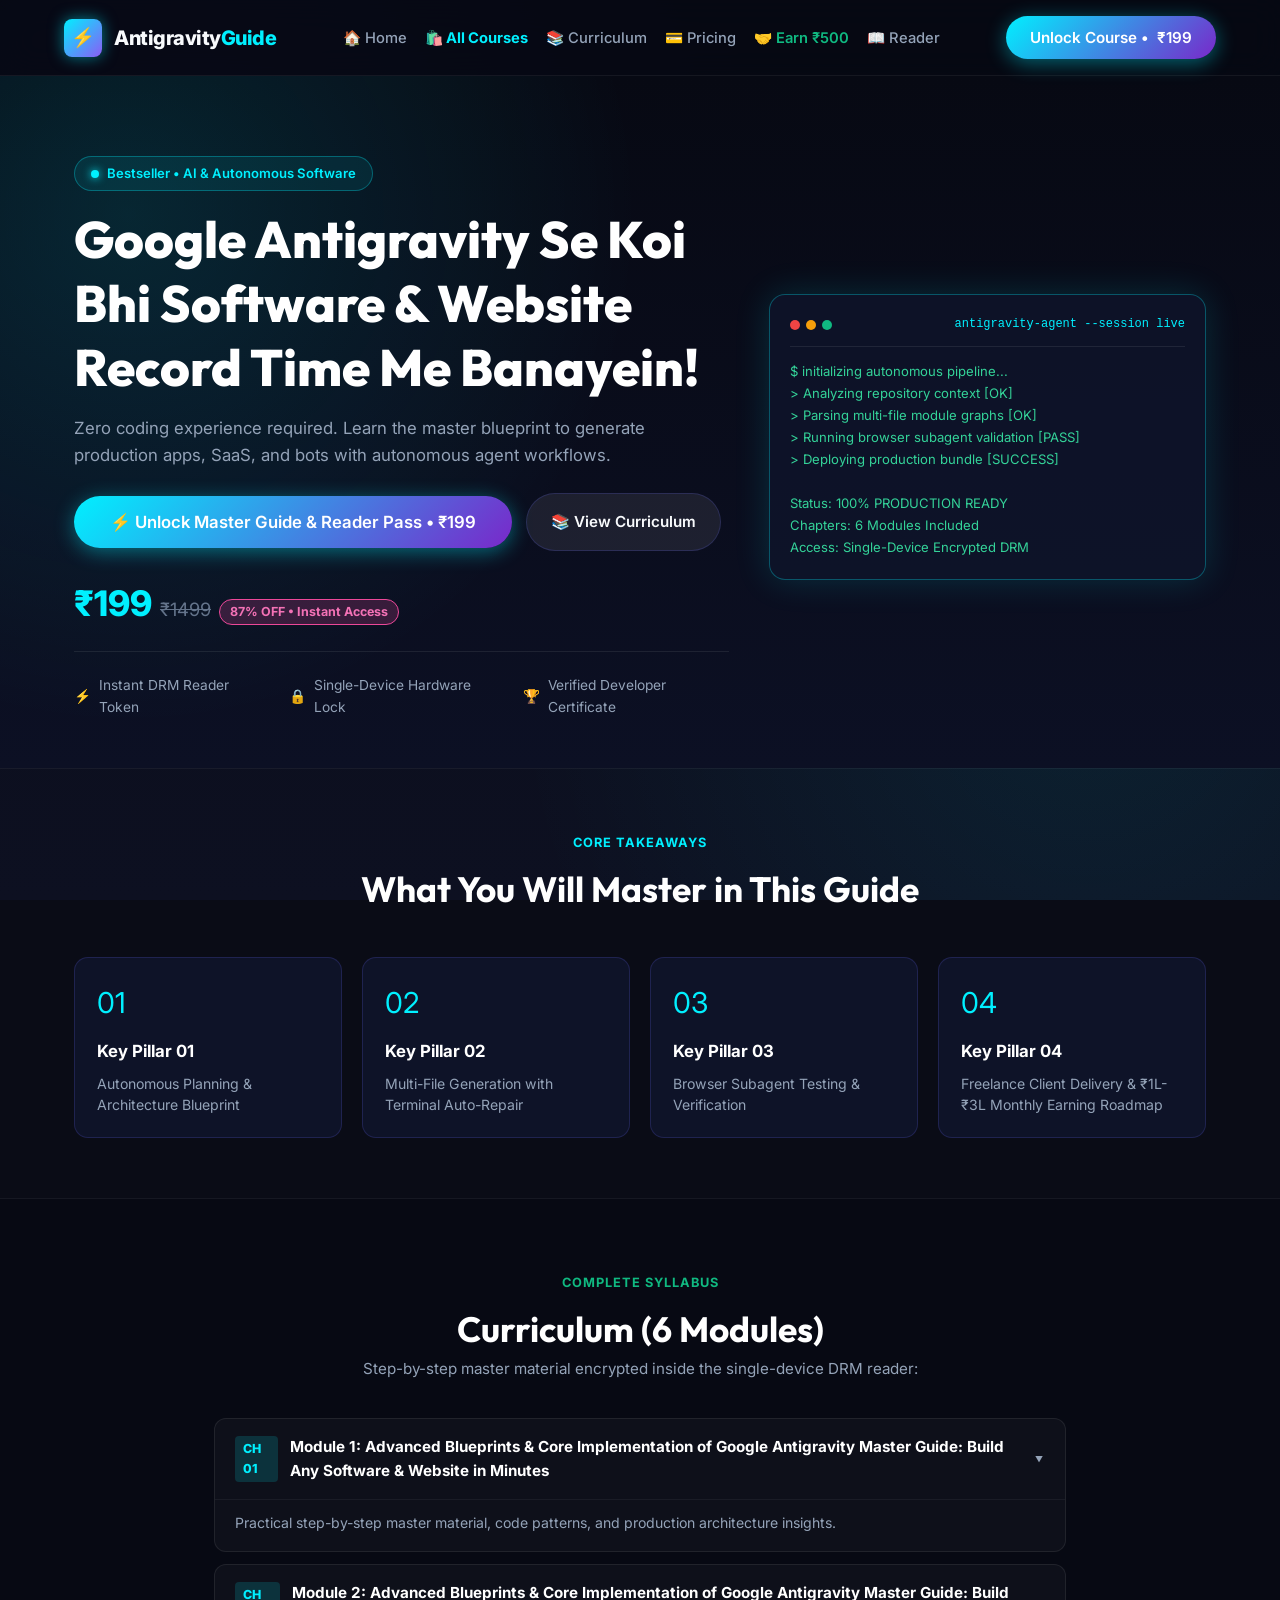
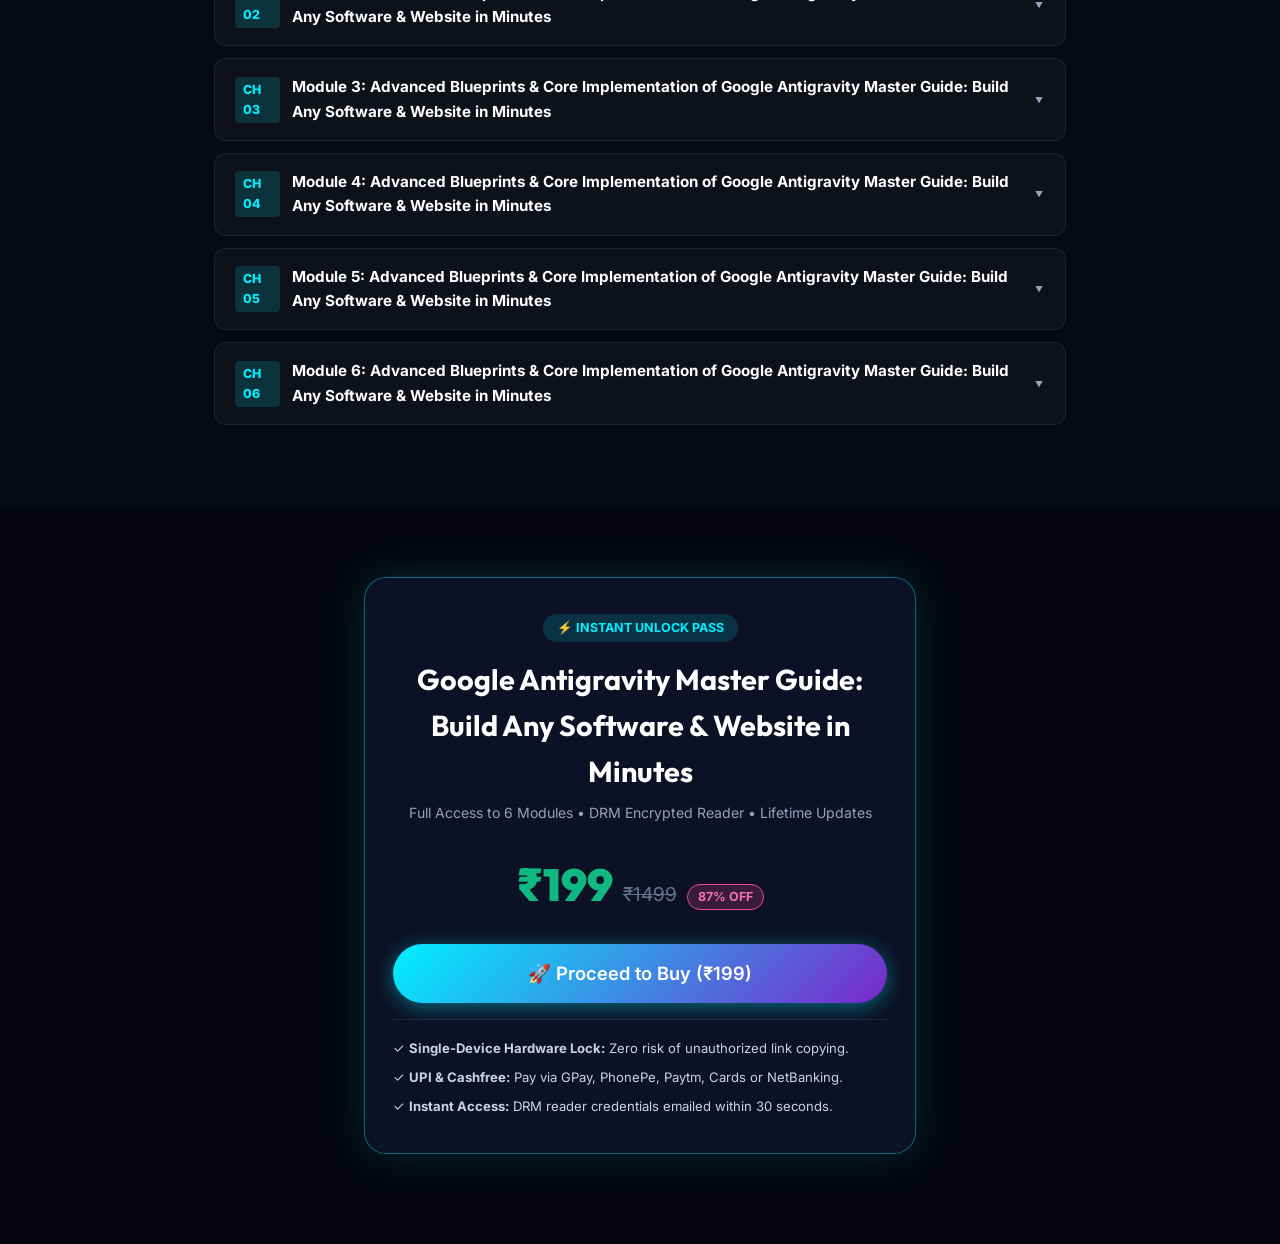
<file: course.html>
<!DOCTYPE html>
<html lang="hi">
<head>
    <meta charset="UTF-8">
    <meta name="viewport" content="width=device-width, initial-scale=1.0, maximum-scale=5.0">
    <meta name="theme-color" content="#070913">
    <meta name="mobile-web-app-capable" content="yes">
    <meta name="apple-mobile-web-app-status-bar-style" content="black-translucent">
    <title id="pageTitle">Course Landing Page - Antigravity Academy</title>
    <meta name="description" id="pageMetaDesc" content="Master this comprehensive guide with instant DRM encrypted reader access.">
    
    <!-- Google Fonts -->
    <link rel="preconnect" href="https://fonts.googleapis.com">
    <link rel="preconnect" href="https://fonts.gstatic.com" crossorigin>
    <link href="https://fonts.googleapis.com/css2?family=Inter:wght@400;500;600;700;800&family=JetBrains+Mono:wght@500;700&family=Outfit:wght@600;700;800;900&display=swap" rel="stylesheet">
    
    <!-- Master Stylesheet -->
    <link rel="stylesheet" href="assets/css/style.css">
    
    <!-- Dynamic Mini-CMS Template Overrides -->
    <style id="dynamicTemplateStyles">
        /* Base Template Defaults */
        .template-hero-section {
            padding: 80px 0 50px;
            position: relative;
            overflow: hidden;
        }

        .template-container {
            max-width: 1180px;
            margin: 0 auto;
            padding: 0 24px;
        }

        .template-grid-2col {
            display: grid;
            grid-template-columns: 1.2fr 0.8fr;
            gap: 40px;
            align-items: center;
        }

        .curriculum-accordion-item {
            background: rgba(255, 255, 255, 0.03);
            border: 1px solid rgba(255, 255, 255, 0.08);
            border-radius: 12px;
            margin-bottom: 12px;
            overflow: hidden;
            transition: all 0.2s ease;
        }

        .curriculum-accordion-item:hover {
            border-color: rgba(0, 240, 255, 0.4);
            background: rgba(255, 255, 255, 0.05);
        }

        .curriculum-header-row {
            padding: 16px 20px;
            display: flex;
            align-items: center;
            justify-content: space-between;
            cursor: pointer;
            user-select: none;
        }

        .curriculum-body-content {
            padding: 0 20px 16px;
            color: #94a3b8;
            font-size: 0.88rem;
            line-height: 1.6;
            display: none;
            border-top: 1px solid rgba(255, 255, 255, 0.05);
            padding-top: 12px;
        }

        .curriculum-accordion-item.open .curriculum-body-content {
            display: block;
        }

        /* 100% Mobile Width Optimization */
        @media (max-width: 768px) {
            .template-grid-2col {
                grid-template-columns: 1fr !important;
                gap: 30px;
                text-align: center;
            }
            .curriculum-accordion-item {
                width: 100% !important;
            }
            .hero-actions-dynamic {
                justify-content: center;
            }
        }
    </style>
</head>
<body id="dynamicPageBody" class="template-tech-theme">

    <!-- Sticky Navigation -->
    <header class="navbar" id="main-navbar">
        <div class="container nav-container">
            <a href="index.html" class="logo" id="site-logo">
                <div class="logo-icon" id="site-logo-icon">&#9889;</div>
                <span id="site-name-nav">Antigravity<span style="color: var(--accent-cyan);">Guide</span></span>
            </a>
            <ul class="nav-links" id="main-nav-links">
                <li><a href="index.html">🏠 Home</a></li>
                <li><a href="courses.html" style="color: #00f0ff; font-weight: 700;">🛍️ All Courses</a></li>
                <li><a href="#curriculum">📚 Curriculum</a></li>
                <li><a href="#pricing">💳 Pricing</a></li>
                <li><a href="index.html#affiliateModal" class="btn-open-affiliate" style="color: #10b981; font-weight: 600;">🤝 Earn ₹500</a></li>
                <li><a href="reader.html" target="_blank">📖 Reader</a></li>
            </ul>
            <div class="nav-actions">
                <button class="nav-hamburger" id="nav-hamburger" aria-label="Toggle Menu">&#9776;</button>
                <button type="button" class="btn btn-primary btn-trigger-course-buy" id="navBuyCtaBtn">
                    Unlock Course • <span class="dyn-price-tag">₹199</span>
                </button>
            </div>
        </div>
        <!-- Mobile Menu -->
        <div class="mobile-menu" id="mobile-menu">
            <ul id="mobile-nav-links">
                <li><a href="index.html">🏠 Home</a></li>
                <li><a href="courses.html" style="color: #00f0ff; font-weight: 700;">🛍️ All Courses & E-Books</a></li>
                <li><a href="#curriculum">📚 Curriculum</a></li>
                <li><a href="#pricing">💳 Pricing & Enroll</a></li>
                <li><a href="index.html#affiliateModal" style="color: #10b981; font-weight: 600;">🤝 Earn ₹500 (Affiliate)</a></li>
                <li><a href="reader.html" target="_blank">📖 DRM Reader</a></li>
            </ul>
        </div>
    </header>

    <!-- DYNAMIC CMS CONTENT INJECTION CONTAINER -->
    <div id="dynamicLandingContent">
        <!-- Rendered dynamically by assets/js/course-page.js according to selected template (1 of 5) -->
    </div>

    <!-- DIRECT CHECKOUT MODAL -->
    <div class="modal-overlay" id="coursePageCheckoutModal">
        <div class="modal-content glass-panel" style="max-width: 560px; padding: 24px;">
            <button class="modal-close-btn" id="closeCourseModal" aria-label="Close Modal">&times;</button>
            
            <div id="courseModalFormStep">
                <div style="text-align: center; margin-bottom: 18px;">
                    <div style="display: inline-flex; align-items: center; gap: 6px; padding: 4px 12px; background: rgba(0, 240, 255, 0.1); border: 1px solid rgba(0, 240, 255, 0.3); border-radius: 20px; font-size: 0.75rem; color: #00f0ff; margin-bottom: 8px; font-weight: 700;">
                        <span>🔒 256-BIT ENCRYPTED CHECKOUT</span>
                    </div>
                    <h3 class="modal-title" style="margin-bottom: 4px;">Instant Course Access</h3>
                    <p class="modal-subtitle">Apni delivery details bharein aur secure payment complete karein:</p>
                </div>

                <!-- Returning Buyer Auto-Fill Notice -->
                <div id="returningBuyerNoticeCoursePage" style="display: none; align-items: center; gap: 8px; background: rgba(16, 185, 129, 0.12); border: 1px solid rgba(16, 185, 129, 0.35); border-radius: 8px; padding: 10px 14px; margin-bottom: 16px; font-size: 0.82rem; color: #34d399;">
                    <!-- Auto-filled by JS -->
                </div>

                <form id="coursePagePaymentForm">
                    <div class="form-group">
                        <label class="form-label" for="cpBuyerName">Aapka Pura Naam (Full Name) <span class="req">*</span></label>
                        <input type="text" id="cpBuyerName" class="form-input" placeholder="e.g. Rahul Sharma" required autocomplete="name">
                    </div>

                    <div class="form-group">
                        <label class="form-label" for="cpBuyerEmail">
                            <span>📧 Email Address (Access Token Yahan Jayega)</span> <span class="req">*</span>
                        </label>
                        <input type="email" id="cpBuyerEmail" class="form-input" placeholder="e.g. rahul.developer@gmail.com" required autocomplete="email">
                        <small style="color: #64748b; font-size: 0.75rem; margin-top: 4px; display: block;">Payment hote hi stylish invoice aur reader token isi email par aayega.</small>
                    </div>

                    <div class="form-group">
                        <label class="form-label" for="cpBuyerPhone">WhatsApp Mobile Number <span class="req">*</span></label>
                        <input type="tel" id="cpBuyerPhone" class="form-input" placeholder="e.g. 9876543210" required autocomplete="tel">
                    </div>

                    <!-- Order Summary Box -->
                    <div class="order-summary-box" style="margin-bottom: 16px;">
                        <div style="display: flex; justify-content: space-between; align-items: flex-start; margin-bottom: 10px;">
                            <div>
                                <span style="font-size: 0.88rem; font-weight: 700; color: #fff; display: block;" id="cpModalCourseTitle">Course Title</span>
                                <span style="font-size: 0.75rem; color: #94a3b8;">Encrypted Reader Pass • Instant Single-Device Activation</span>
                            </div>
                            <div style="text-align: right;">
                                <span style="font-size: 0.8rem; color: #64748b; text-decoration: line-through;" id="cpModalStrikePrice">₹1,499</span>
                                <strong style="font-size: 1.25rem; color: #00f0ff; display: block;" id="cpModalPrice">₹199</strong>
                            </div>
                        </div>

                        <!-- Cashfree Payments Strip -->
                        <div class="cashfree-strip">
                            <div style="display: flex; align-items: center; justify-content: space-between; margin-bottom: 8px;">
                                <span style="font-size: 0.75rem; color: #cbd5e1; font-weight: 600; display: flex; align-items: center; gap: 6px;">
                                    <span style="color: #10b981;">●</span> Powered by <strong>Cashfree & UPI Gateway</strong>
                                </span>
                                <span style="font-size: 0.7rem; color: #a7f3d0; background: rgba(16, 185, 129, 0.15); padding: 2px 6px; border-radius: 4px;">Zero Convenience Fee</span>
                            </div>
                        </div>
                    </div>

                    <!-- Consent Box -->
                    <div class="consent-box" style="margin: 14px 0;">
                        <input type="checkbox" id="cpBuyerConsent" class="consent-checkbox" required>
                        <label for="cpBuyerConsent" class="consent-text" style="font-size: 0.78rem;">
                            <strong>Declaration:</strong> I certify that I am purchasing this digital material of my own free will. Access credentials dispatched instantly.
                        </label>
                    </div>

                    <button type="submit" class="btn btn-primary" id="btnCpProceedPayment" style="width: 100%; padding: 15px 18px; font-size: 1.05rem; display: flex; align-items: center; justify-content: center; gap: 10px; box-shadow: 0 0 25px rgba(0, 240, 255, 0.35);">
                        <span>💳</span>
                        <span>Proceed to Pay <strong id="cpBtnPayAmount">₹199</strong></span>
                    </button>
                    
                    <p style="text-align: center; font-size: 0.75rem; color: #64748b; margin-top: 10px;">
                        🔒 All UPI Apps, Debit/Credit Cards & 50+ Banks supported.
                    </p>
                </form>
            </div>

            <!-- SUCCESS SECTION -->
            <div id="courseModalSuccessStep" style="display: none; text-align: center; padding: 10px 0;">
                <div style="font-size: 3rem; margin-bottom: 8px;">🎉</div>
                <div style="display: inline-block; padding: 4px 14px; background: rgba(16, 185, 129, 0.15); border: 1px solid rgba(16, 185, 129, 0.4); border-radius: 20px; font-size: 0.8rem; color: #34d399; font-weight: 700; margin-bottom: 10px;">
                    ✓ Payment Verified & Access Granted
                </div>
                <h3 style="font-size: 1.45rem; color: #10b981; margin-bottom: 6px;">Course Unlocked!</h3>
                <p style="color: #cbd5e1; font-size: 0.88rem; margin-bottom: 18px;">
                    Aapka personal DRM Access Pass ready ho gaya hai:
                </p>

                <div style="background: rgba(0, 240, 255, 0.08); border: 1px dashed #00f0ff; border-radius: 10px; padding: 14px; margin-bottom: 20px;">
                    <span style="font-size: 0.72rem; color: #94a3b8; text-transform: uppercase; letter-spacing: 0.5px; display: block; margin-bottom: 4px;">Your DRM Access Token:</span>
                    <code id="cpSuccessTokenDisplay" style="font-size: 1.15rem; color: #00f0ff; font-weight: 800; letter-spacing: 1px;">AGY-EBK-ACCESS-LIVE</code>
                </div>

                <div style="display: flex; flex-direction: column; gap: 10px;">
                    <a href="reader.html" id="cpBtnLaunchReader" class="btn btn-primary" style="padding: 15px; font-size: 1.05rem;">
                        📖 Open E-Book in DRM Reader Now
                    </a>
                    <button type="button" id="cpBtnCloseDone" class="btn btn-secondary" style="padding: 12px;">
                        Close Window
                    </button>
                </div>
            </div>

        </div>
    </div>

    <!-- Scripts -->
    <script src="assets/js/course-page.js"></script>
</body>
</html>
</file>
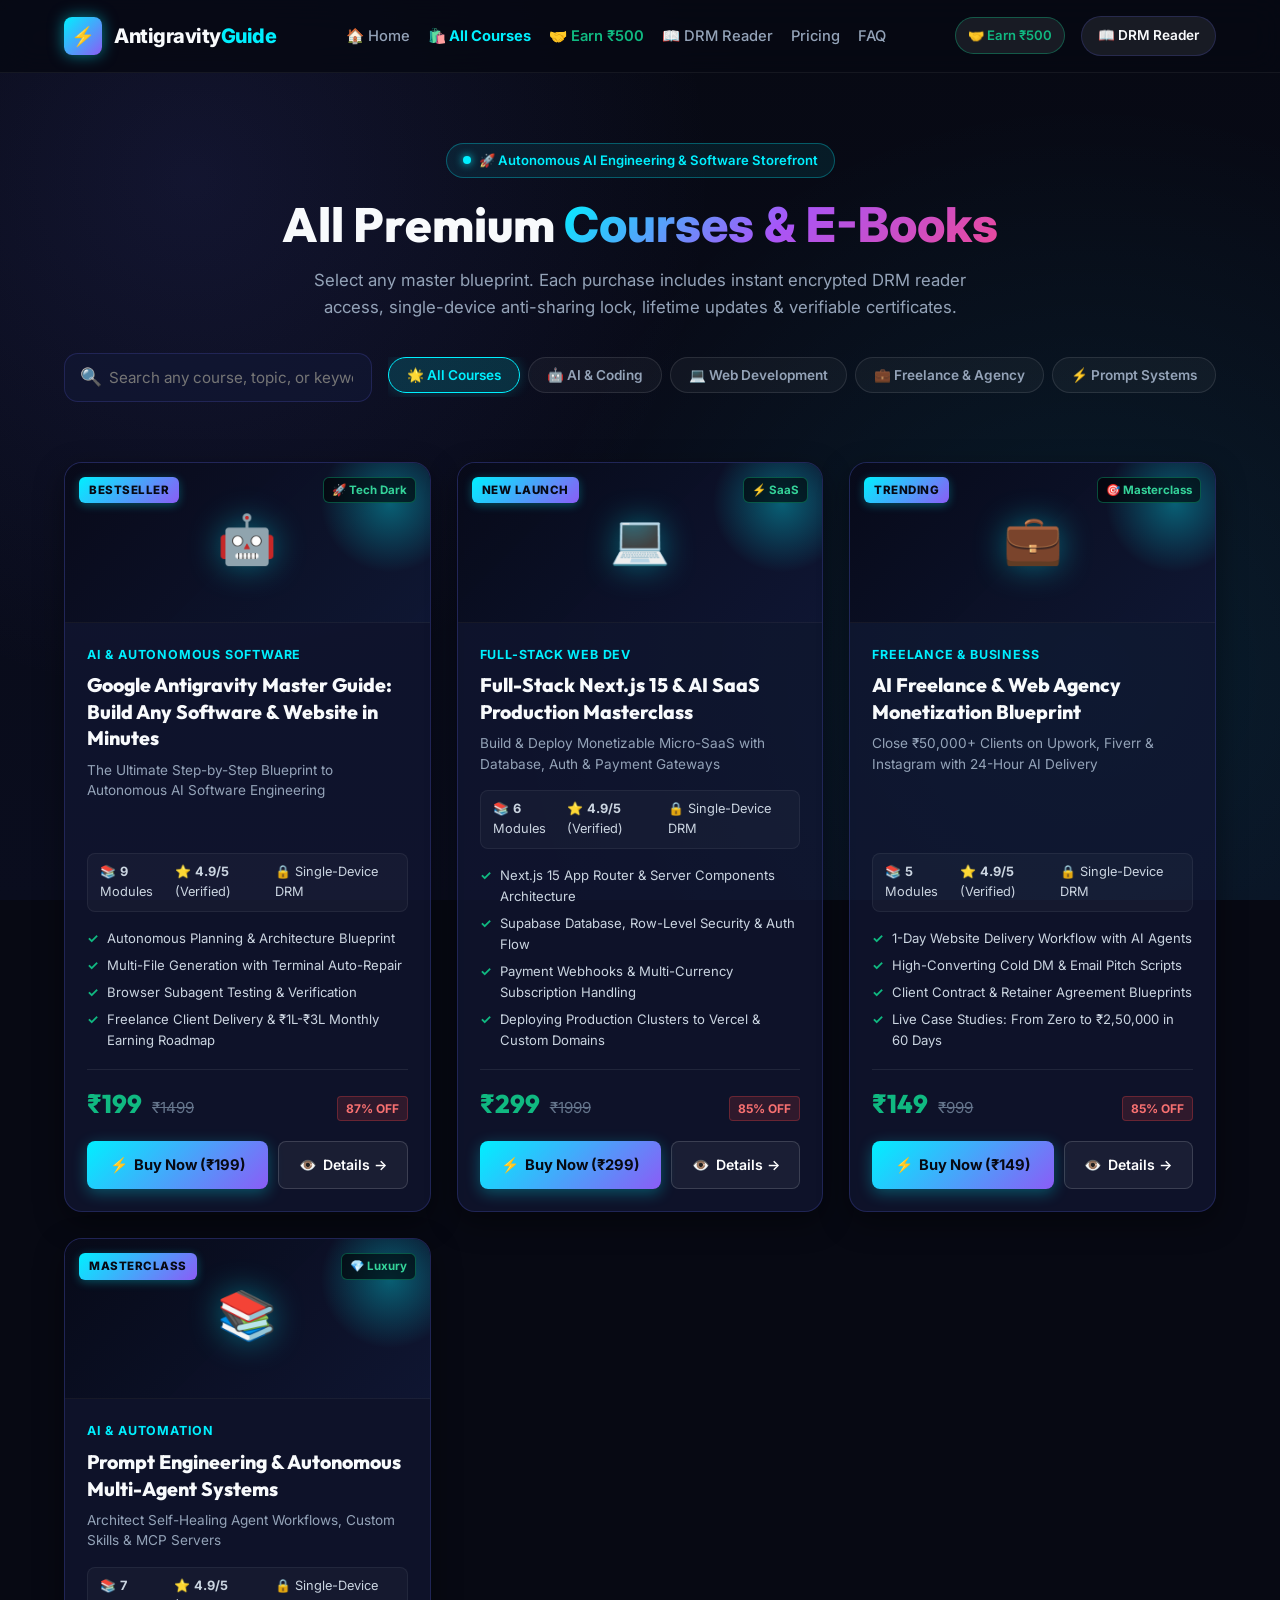
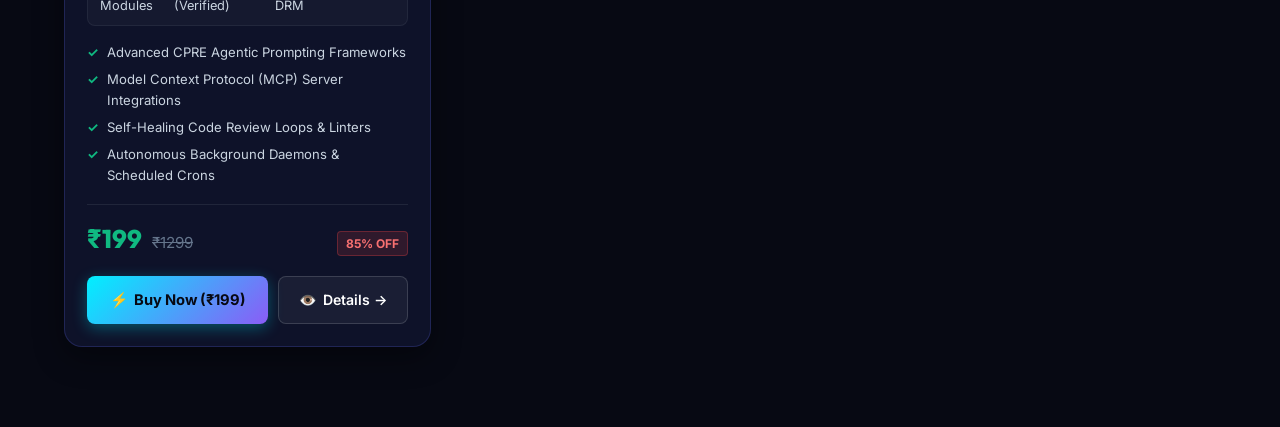
<file: courses.html>
<!DOCTYPE html>
<html lang="hi">
<head>
    <meta charset="UTF-8">
    <meta name="viewport" content="width=device-width, initial-scale=1.0, maximum-scale=5.0">
    <meta name="theme-color" content="#070913">
    <meta name="mobile-web-app-capable" content="yes">
    <meta name="apple-mobile-web-app-status-bar-style" content="black-translucent">
    <title>All Courses & E-Books Storefront - Google Antigravity & AI Master Guides</title>
    <meta name="description" content="Explore and purchase premium AI engineering courses, autonomous software guides, and freelancing blueprints with instant encrypted DRM reader access.">
    
    <!-- Google Fonts -->
    <link rel="preconnect" href="https://fonts.googleapis.com">
    <link rel="preconnect" href="https://fonts.gstatic.com" crossorigin>
    <link href="https://fonts.googleapis.com/css2?family=Inter:wght@400;500;600;700;800&family=JetBrains+Mono:wght@500;700&family=Outfit:wght@600;700;800;900&display=swap" rel="stylesheet">
    
    <!-- Stylesheets -->
    <link rel="stylesheet" href="assets/css/style.css">
    <style>
        /* Specific Courses Page Styling */
        .courses-hero {
            padding: 70px 0 36px;
            text-align: center;
            position: relative;
        }

        .courses-filter-bar {
            display: flex;
            justify-content: space-between;
            align-items: center;
            gap: 16px;
            margin: 32px 0 24px;
            flex-wrap: wrap;
        }

        .search-box-wrap {
            position: relative;
            flex: 1;
            min-width: 260px;
        }

        .search-box-wrap input {
            width: 100%;
            padding: 14px 18px 14px 44px;
            background: rgba(18, 24, 52, 0.7);
            border: 1px solid var(--border-color);
            border-radius: var(--radius-md);
            color: #fff;
            font-size: 0.95rem;
            outline: none;
            transition: all 0.25s ease;
        }

        .search-box-wrap input:focus {
            border-color: var(--accent-cyan);
            box-shadow: 0 0 16px rgba(0, 240, 255, 0.25);
            background: rgba(18, 24, 52, 0.95);
        }

        .search-icon-pos {
            position: absolute;
            left: 16px;
            top: 50%;
            transform: translateY(-50%);
            color: #64748b;
            font-size: 1.1rem;
            pointer-events: none;
        }

        .category-pills-wrap {
            display: flex;
            gap: 8px;
            overflow-x: auto;
            padding-bottom: 4px;
            max-width: 100%;
            -webkit-overflow-scrolling: touch;
        }

        .cat-pill {
            padding: 9px 18px;
            border-radius: 999px;
            background: rgba(255, 255, 255, 0.04);
            border: 1px solid rgba(255, 255, 255, 0.1);
            color: #94a3b8;
            font-size: 0.85rem;
            font-weight: 600;
            cursor: pointer;
            white-space: nowrap;
            transition: all 0.2s ease;
        }

        .cat-pill:hover,
        .cat-pill.active {
            background: rgba(0, 240, 255, 0.15);
            border-color: #00f0ff;
            color: #00f0ff;
            box-shadow: 0 0 14px rgba(0, 240, 255, 0.2);
        }

        /* Courses Grid */
        .courses-catalog-grid {
            display: grid;
            grid-template-columns: repeat(auto-fill, minmax(350px, 1fr));
            gap: 26px;
            margin-bottom: 80px;
        }

        .course-card-item {
            background: rgba(18, 24, 52, 0.7);
            border: 1px solid rgba(99, 102, 241, 0.22);
            border-radius: 18px;
            overflow: hidden;
            display: flex;
            flex-direction: column;
            transition: all 0.3s ease;
            box-shadow: 0 10px 30px rgba(0, 0, 0, 0.4);
            position: relative;
        }

        .course-card-item:hover {
            transform: translateY(-6px);
            border-color: rgba(0, 240, 255, 0.5);
            box-shadow: 0 18px 40px rgba(0, 240, 255, 0.18);
        }

        .course-card-banner {
            height: 160px;
            position: relative;
            background: linear-gradient(135deg, rgba(7, 9, 23, 0.9), rgba(15, 23, 52, 0.85));
            border-bottom: 1px solid rgba(255, 255, 255, 0.06);
            display: flex;
            align-items: center;
            justify-content: center;
            padding: 20px;
            overflow: hidden;
        }

        .course-banner-glow {
            position: absolute;
            width: 140px;
            height: 140px;
            border-radius: 50%;
            background: radial-gradient(circle, rgba(0, 240, 255, 0.35) 0%, transparent 70%);
            top: -30px;
            right: -30px;
            pointer-events: none;
        }

        .course-card-badge {
            position: absolute;
            top: 14px;
            left: 14px;
            background: linear-gradient(135deg, #00f0ff, #8b5cf6);
            color: #070913;
            font-size: 0.72rem;
            font-weight: 800;
            padding: 4px 10px;
            border-radius: 6px;
            text-transform: uppercase;
            letter-spacing: 0.5px;
            box-shadow: 0 2px 10px rgba(0, 240, 255, 0.3);
        }

        .course-template-pill {
            position: absolute;
            top: 14px;
            right: 14px;
            background: rgba(0, 0, 0, 0.6);
            backdrop-filter: blur(8px);
            color: #34d399;
            border: 1px solid rgba(16, 185, 129, 0.4);
            font-size: 0.72rem;
            font-weight: 700;
            padding: 3px 8px;
            border-radius: 6px;
        }

        .course-banner-visual {
            text-align: center;
        }

        .course-banner-icon {
            font-size: 3rem;
            margin-bottom: 6px;
            filter: drop-shadow(0 0 16px rgba(0, 240, 255, 0.4));
        }

        .course-card-body {
            padding: 22px;
            display: flex;
            flex-direction: column;
            flex: 1;
        }

        .course-cat-tag {
            font-size: 0.78rem;
            color: #00f0ff;
            font-weight: 700;
            text-transform: uppercase;
            letter-spacing: 0.8px;
            margin-bottom: 8px;
        }

        .course-card-title {
            font-size: 1.22rem;
            font-weight: 800;
            color: #f8fafc;
            line-height: 1.35;
            margin-bottom: 8px;
            font-family: var(--font-heading);
        }

        .course-card-subtitle {
            font-size: 0.85rem;
            color: #94a3b8;
            line-height: 1.5;
            margin-bottom: 16px;
            flex-grow: 1;
        }

        .course-meta-strip {
            display: flex;
            align-items: center;
            justify-content: space-between;
            background: rgba(255, 255, 255, 0.03);
            border: 1px solid rgba(255, 255, 255, 0.06);
            border-radius: 8px;
            padding: 8px 12px;
            margin-bottom: 16px;
            font-size: 0.8rem;
            color: #cbd5e1;
        }

        .course-highlights-list {
            list-style: none;
            padding: 0;
            margin: 0 0 18px 0;
            display: flex;
            flex-direction: column;
            gap: 6px;
        }

        .course-highlights-list li {
            font-size: 0.82rem;
            color: #cbd5e1;
            display: flex;
            align-items: flex-start;
            gap: 8px;
        }

        .course-highlights-list li span.bullet-check {
            color: #10b981;
            font-weight: 700;
        }

        .course-pricing-row {
            display: flex;
            align-items: baseline;
            justify-content: space-between;
            padding-top: 14px;
            border-top: 1px solid rgba(255, 255, 255, 0.08);
            margin-bottom: 16px;
        }

        .course-price-now {
            font-size: 1.6rem;
            font-weight: 800;
            color: #10b981;
            font-family: var(--font-heading);
        }

        .course-price-old {
            font-size: 0.95rem;
            color: #64748b;
            text-decoration: line-through;
            margin-left: 6px;
        }

        .course-discount-pill {
            background: rgba(239, 68, 68, 0.15);
            border: 1px solid rgba(239, 68, 68, 0.3);
            color: #f87171;
            font-size: 0.75rem;
            font-weight: 700;
            padding: 2px 8px;
            border-radius: 4px;
        }

        .course-card-actions {
            display: grid;
            grid-template-columns: 1.4fr 1fr;
            gap: 10px;
        }

        .btn-buy-course-direct {
            padding: 12px 14px;
            font-size: 0.92rem;
            font-weight: 700;
            border-radius: var(--radius-sm);
            background: linear-gradient(135deg, #00f0ff, #8b5cf6);
            border: none;
            color: #070913;
            cursor: pointer;
            display: flex;
            align-items: center;
            justify-content: center;
            gap: 6px;
            transition: all 0.25s ease;
            box-shadow: 0 4px 15px rgba(0, 240, 255, 0.3);
        }

        .btn-buy-course-direct:hover {
            transform: translateY(-2px);
            box-shadow: 0 8px 25px rgba(0, 240, 255, 0.45);
        }

        .btn-view-course-landing {
            padding: 12px 14px;
            font-size: 0.88rem;
            font-weight: 600;
            border-radius: var(--radius-sm);
            background: rgba(255, 255, 255, 0.05);
            border: 1px solid rgba(255, 255, 255, 0.15);
            color: #fff;
            cursor: pointer;
            text-decoration: none;
            display: flex;
            align-items: center;
            justify-content: center;
            gap: 6px;
            transition: all 0.2s ease;
        }

        .btn-view-course-landing:hover {
            background: rgba(255, 255, 255, 0.1);
            border-color: #00f0ff;
            color: #00f0ff;
        }

        /* Mobile full width perfection */
        @media (max-width: 768px) {
            .courses-catalog-grid {
                grid-template-columns: 1fr !important;
                gap: 20px;
            }
            .course-card-item {
                width: 100% !important;
                max-width: 100% !important;
                box-sizing: border-box !important;
            }
            .courses-filter-bar {
                flex-direction: column;
                align-items: stretch;
            }
            .search-box-wrap {
                width: 100%;
            }
            .course-card-actions {
                grid-template-columns: 1fr;
            }
        }
    </style>
</head>
<body>

    <!-- Navigation -->
    <header class="navbar" id="main-navbar">
        <div class="container nav-container">
            <a href="index.html" class="logo" id="site-logo">
                <div class="logo-icon" id="site-logo-icon">&#9889;</div>
                <span id="site-name-nav">Antigravity<span style="color: var(--accent-cyan);">Guide</span></span>
            </a>
            <ul class="nav-links" id="main-nav-links">
                <li><a href="index.html">🏠 Home</a></li>
                <li><a href="courses.html" class="active" style="color: #00f0ff; font-weight: 700;">🛍️ All Courses</a></li>
                <li><a href="index.html#affiliateModal" class="btn-open-affiliate" style="color: #10b981; font-weight: 600;">🤝 Earn ₹500</a></li>
                <li><a href="reader.html" target="_blank">📖 DRM Reader</a></li>
                <li><a href="index.html#pricing">Pricing</a></li>
                <li><a href="index.html#faq">FAQ</a></li>
            </ul>
            <div class="nav-actions">
                <button class="nav-hamburger" id="nav-hamburger" aria-label="Toggle Menu">&#9776;</button>
                <a href="index.html#affiliateModal" class="btn btn-secondary" style="font-size: 0.82rem; padding: 7px 12px; color: #10b981; border-color: rgba(16,185,129,0.4);">
                    🤝 Earn ₹500
                </a>
                <a href="reader.html" target="_blank" class="btn btn-secondary" style="font-size: 0.85rem; padding: 8px 16px;">
                    📖 DRM Reader
                </a>
            </div>
        </div>
        <!-- Mobile Menu -->
        <div class="mobile-menu" id="mobile-menu">
            <ul>
                <li><a href="index.html">🏠 Home (Main Landing Page)</a></li>
                <li><a href="courses.html" style="color: #00f0ff; font-weight: 700;">🛍️ All Courses & E-Books</a></li>
                <li><a href="index.html#affiliateModal" style="color: #10b981; font-weight: 600;">🤝 Earn ₹500 (Affiliate)</a></li>
                <li><a href="reader.html" target="_blank">📖 DRM Reader Access</a></li>
                <li><a href="index.html#pricing">Pricing & Checkout</a></li>
                <li><a href="privacy-policy.html">Privacy Policy</a></li>
            </ul>
        </div>
    </header>

    <!-- Hero Section -->
    <section class="courses-hero">
        <div class="container">
            <div class="badge-pill" style="margin: 0 auto 16px;">
                <span class="badge-dot"></span>
                <span>🚀 Autonomous AI Engineering & Software Storefront</span>
            </div>
            <h1 style="font-size: clamp(2rem, 4vw, 3rem); font-family: var(--font-heading); font-weight: 800; line-height: 1.25; margin-bottom: 12px;">
                All Premium <span class="text-gradient">Courses & E-Books</span>
            </h1>
            <p style="color: #94a3b8; font-size: 1.05rem; max-width: 680px; margin: 0 auto;">
                Select any master blueprint. Each purchase includes instant encrypted DRM reader access, single-device anti-sharing lock, lifetime updates & verifiable certificates.
            </p>

            <!-- Search & Category Filters -->
            <div class="courses-filter-bar">
                <div class="search-box-wrap">
                    <span class="search-icon-pos">🔍</span>
                    <input type="text" id="courseSearchInput" placeholder="Search any course, topic, or keyword...">
                </div>

                <div class="category-pills-wrap" id="categoryPillsWrap">
                    <button type="button" class="cat-pill active" data-category="ALL">🌟 All Courses</button>
                    <button type="button" class="cat-pill" data-category="AI & Autonomous Software">🤖 AI & Coding</button>
                    <button type="button" class="cat-pill" data-category="Full-Stack Web Dev">💻 Web Development</button>
                    <button type="button" class="cat-pill" data-category="Freelance & Business">💼 Freelance & Agency</button>
                    <button type="button" class="cat-pill" data-category="AI & Automation">⚡ Prompt Systems</button>
                </div>
            </div>
        </div>
    </section>

    <!-- Main Courses Grid -->
    <main class="container">
        <div class="courses-catalog-grid" id="coursesGridContainer">
            <!-- Dynamically populated via JS -->
        </div>

        <!-- Empty State (Hidden) -->
        <div id="coursesEmptyState" style="display: none; text-align: center; padding: 60px 20px; background: rgba(18,24,52,0.5); border: 1px dashed rgba(255,255,255,0.1); border-radius: 16px; margin-bottom: 60px;">
            <div style="font-size: 3rem; margin-bottom: 10px;">🔍</div>
            <h3 style="color: #fff; margin-bottom: 6px;">No courses match your search</h3>
            <p style="color: #94a3b8; font-size: 0.9rem;">Try searching for a different keyword or reset filters.</p>
            <button type="button" id="btnResetFilters" class="btn btn-secondary" style="margin-top: 12px; font-size: 0.85rem;">🔄 Reset Search & Filters</button>
        </div>
    </main>

    <!-- UNIFIED DIRECT CHECKOUT MODAL (For 1-Click Purchase of Any Course) -->
    <div class="modal-overlay" id="courseCheckoutModal">
        <div class="modal-content glass-panel" style="max-width: 580px; padding: 24px;">
            <button class="modal-close-btn" id="closeCheckoutModal" aria-label="Close Modal">&times;</button>
            
            <div id="checkoutFormStep">
                <div style="text-align: center; margin-bottom: 18px;">
                    <div style="display: inline-flex; align-items: center; gap: 6px; padding: 4px 12px; background: rgba(0, 240, 255, 0.1); border: 1px solid rgba(0, 240, 255, 0.3); border-radius: 20px; font-size: 0.75rem; color: #00f0ff; margin-bottom: 8px; font-weight: 700;">
                        <span>🔒 256-BIT ENCRYPTED CHECKOUT</span>
                    </div>
                    <h3 class="modal-title" style="margin-bottom: 4px;">Instant Course Purchase</h3>
                    <p class="modal-subtitle">Apni delivery details bharein aur 100% secure payment complete karein:</p>
                </div>

                <!-- Returning Buyer Auto-Fill Banner -->
                <div id="buyerReturningNoticeCourses" style="display: none; align-items: center; gap: 8px; background: rgba(16, 185, 129, 0.12); border: 1px solid rgba(16, 185, 129, 0.35); border-radius: 8px; padding: 10px 14px; margin-bottom: 16px; font-size: 0.82rem; color: #34d399;">
                    <!-- Auto-filled by JS -->
                </div>

                <form id="coursePurchaseForm">
                    <input type="hidden" id="modalTargetCourseId" value="">
                    <input type="hidden" id="modalTargetCourseTitle" value="">
                    <input type="hidden" id="modalTargetCoursePrice" value="199">

                    <div class="form-group">
                        <label class="form-label" for="buyerNameInput">Aapka Pura Naam (Full Name) <span class="req">*</span></label>
                        <input type="text" id="buyerNameInput" class="form-input" placeholder="e.g. Rahul Sharma" required autocomplete="name">
                    </div>

                    <div class="form-group">
                        <label class="form-label" for="buyerEmailInput">
                            <span>📧 Email Address (E-Book Access Link Yahan Jayega)</span> <span class="req">*</span>
                        </label>
                        <input type="email" id="buyerEmailInput" class="form-input" placeholder="e.g. rahul.developer@gmail.com" required autocomplete="email">
                        <small style="color: #64748b; font-size: 0.75rem; margin-top: 4px; display: block;">Payment hote hi stylish invoice aur DRM reader token isi email par aayega.</small>
                    </div>

                    <div class="form-group">
                        <label class="form-label" for="buyerPhoneInput">WhatsApp Mobile Number <span class="req">*</span></label>
                        <input type="tel" id="buyerPhoneInput" class="form-input" placeholder="e.g. 9876543210" required autocomplete="tel">
                    </div>

                    <!-- Selected Course Summary Box -->
                    <div class="order-summary-box" style="margin-bottom: 16px;">
                        <div style="display: flex; justify-content: space-between; align-items: flex-start; margin-bottom: 10px;">
                            <div>
                                <span style="font-size: 0.88rem; font-weight: 700; color: #fff; display: block;" id="modalSummaryCourseTitle">Google Antigravity Master Guide</span>
                                <span style="font-size: 0.75rem; color: #94a3b8;" id="modalSummaryCourseMeta">Encrypted Reader Pass • Lifetime Updates</span>
                            </div>
                            <div style="text-align: right;">
                                <span style="font-size: 0.8rem; color: #64748b; text-decoration: line-through;" id="modalSummaryStrikePrice">₹1,499</span>
                                <strong style="font-size: 1.25rem; color: #00f0ff; display: block;" id="modalSummarySellingPrice">₹199</strong>
                            </div>
                        </div>

                        <!-- Cashfree Payments Strip -->
                        <div class="cashfree-strip">
                            <div style="display: flex; align-items: center; justify-content: space-between; margin-bottom: 8px;">
                                <span style="font-size: 0.75rem; color: #cbd5e1; font-weight: 600; display: flex; align-items: center; gap: 6px;">
                                    <span style="color: #10b981;">●</span> Powered by <strong>Cashfree Payments & UPI QR</strong>
                                </span>
                                <span style="font-size: 0.7rem; color: #a7f3d0; background: rgba(16, 185, 129, 0.15); padding: 2px 6px; border-radius: 4px;">Instant Activation</span>
                            </div>
                        </div>
                    </div>

                    <!-- Mandatory Consent -->
                    <div class="consent-box" style="margin: 14px 0;">
                        <input type="checkbox" id="buyerConsentCheckboxCourses" class="consent-checkbox" required>
                        <label for="buyerConsentCheckboxCourses" class="consent-text" style="font-size: 0.78rem;">
                            <strong>Mandatory Declaration &amp; Consent:</strong> I certify that I am purchasing this digital educational content of my own free will. Instant DRM reader token dispatched immediately.
                        </label>
                    </div>

                    <button type="submit" class="btn btn-primary" id="btnSubmitCoursePurchase" style="width: 100%; padding: 15px 18px; font-size: 1.05rem; display: flex; align-items: center; justify-content: center; gap: 10px; box-shadow: 0 0 25px rgba(0, 240, 255, 0.35);">
                        <span>💳</span>
                        <span>Proceed to Pay <strong id="btnPayAmountText">₹199</strong> (Cashfree / UPI)</span>
                    </button>
                    
                    <p style="text-align: center; font-size: 0.75rem; color: #64748b; margin-top: 10px;">
                        🔒 All UPI Apps (GPay, PhonePe, Paytm), Cards & NetBanking supported.
                    </p>
                </form>
            </div>

            <!-- SUCCESS SECTION -->
            <div id="checkoutSuccessStep" style="display: none; text-align: center; padding: 10px 0;">
                <div style="font-size: 3rem; margin-bottom: 8px;">🎉</div>
                <div style="display: inline-block; padding: 4px 14px; background: rgba(16, 185, 129, 0.15); border: 1px solid rgba(16, 185, 129, 0.4); border-radius: 20px; font-size: 0.8rem; color: #34d399; font-weight: 700; margin-bottom: 10px;">
                    ✓ Payment Verified & Access Pass Generated
                </div>
                <h3 style="font-size: 1.45rem; color: #10b981; margin-bottom: 6px;">Course Unlocked Successfully!</h3>
                <p style="color: #cbd5e1; font-size: 0.88rem; margin-bottom: 18px;">
                    Aapka personal DRM Access Pass ready ho gaya hai:
                </p>

                <div style="background: rgba(0, 240, 255, 0.08); border: 1px dashed #00f0ff; border-radius: 10px; padding: 14px; margin-bottom: 20px;">
                    <span style="font-size: 0.72rem; color: #94a3b8; text-transform: uppercase; letter-spacing: 0.5px; display: block; margin-bottom: 4px;">Your DRM Access Token:</span>
                    <code id="successTokenDisplay" style="font-size: 1.15rem; color: #00f0ff; font-weight: 800; letter-spacing: 1px;">AGY-EBK-ACCESS-LIVE</code>
                </div>

                <div style="display: flex; flex-direction: column; gap: 10px;">
                    <a href="reader.html" id="btnLaunchCourseReader" class="btn btn-primary" style="padding: 15px; font-size: 1.05rem;">
                        📖 Open Course in DRM Reader Now
                    </a>
                    <button type="button" id="btnDoneCloseModal" class="btn btn-secondary" style="padding: 12px;">
                        Close Window
                    </button>
                </div>
            </div>

        </div>
    </div>

    <!-- Scripts -->
    <script src="assets/js/courses-catalog.js"></script>
</body>
</html>
</file>
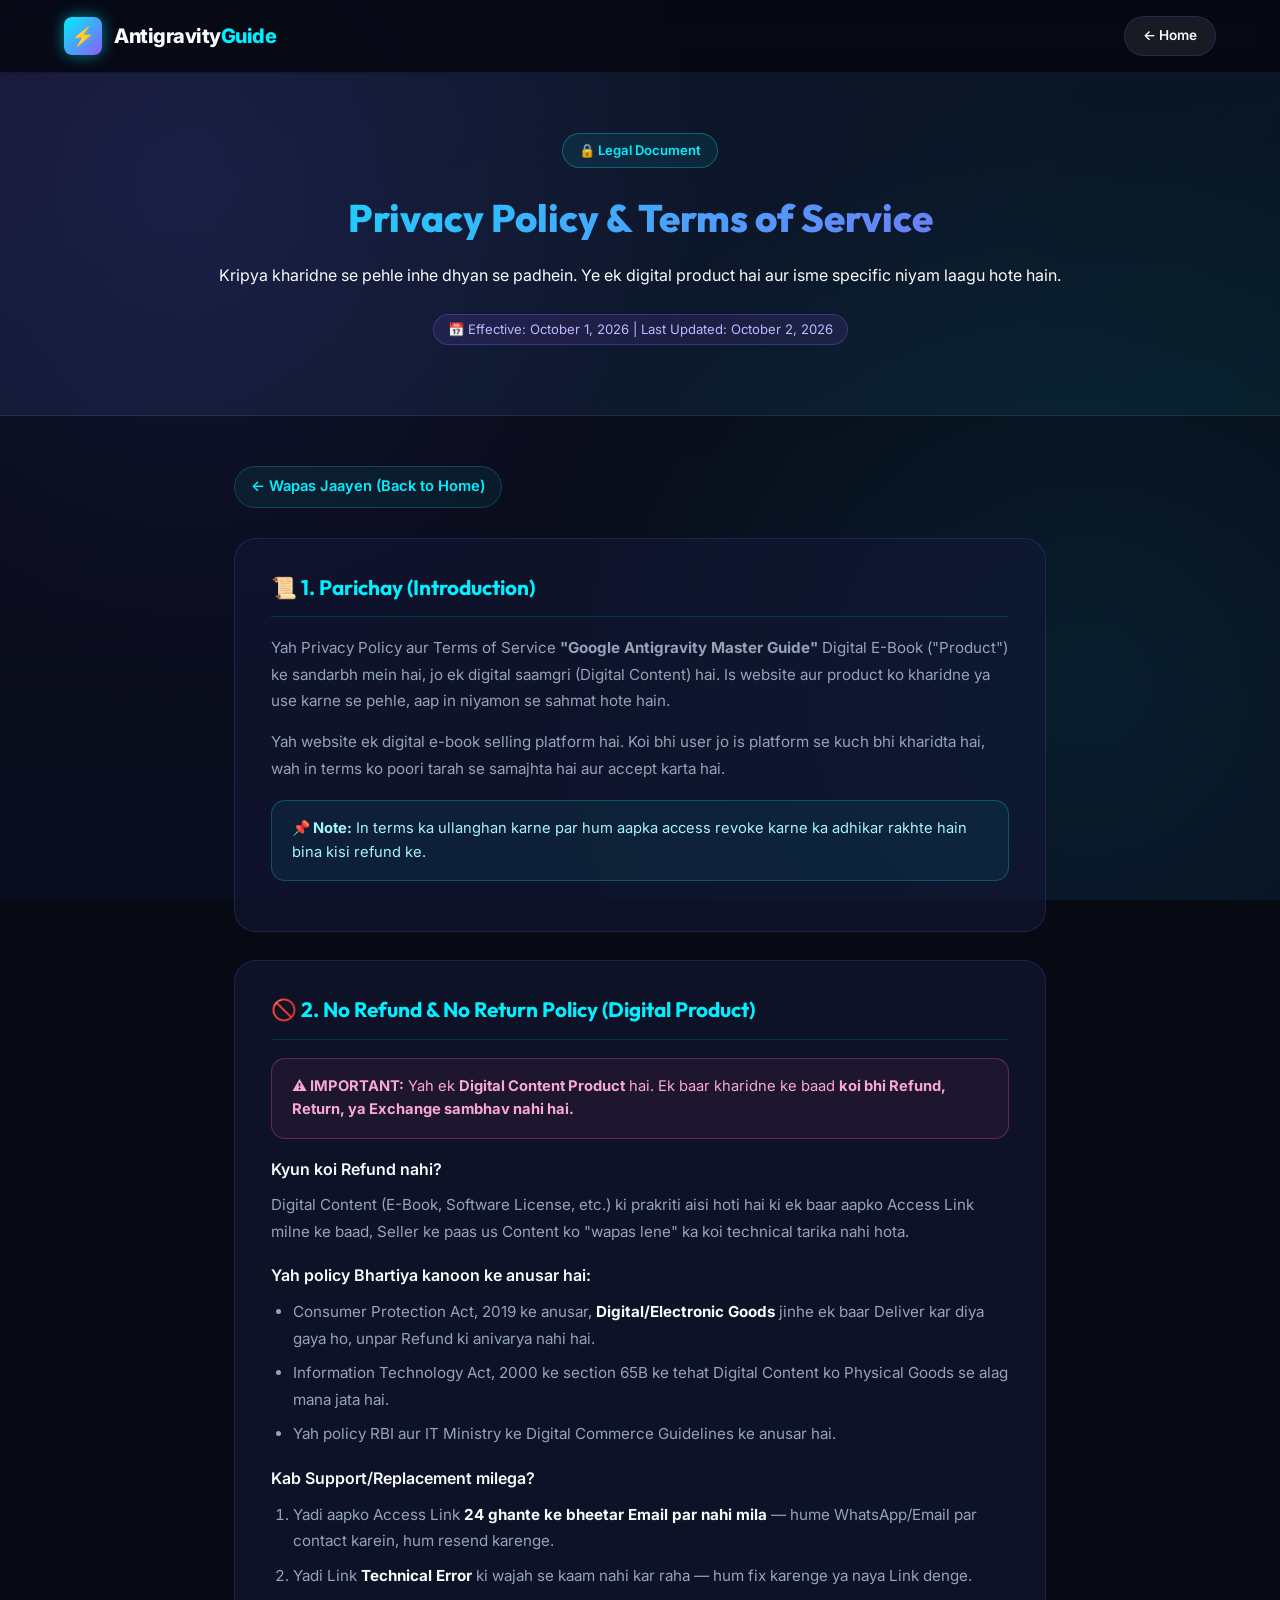
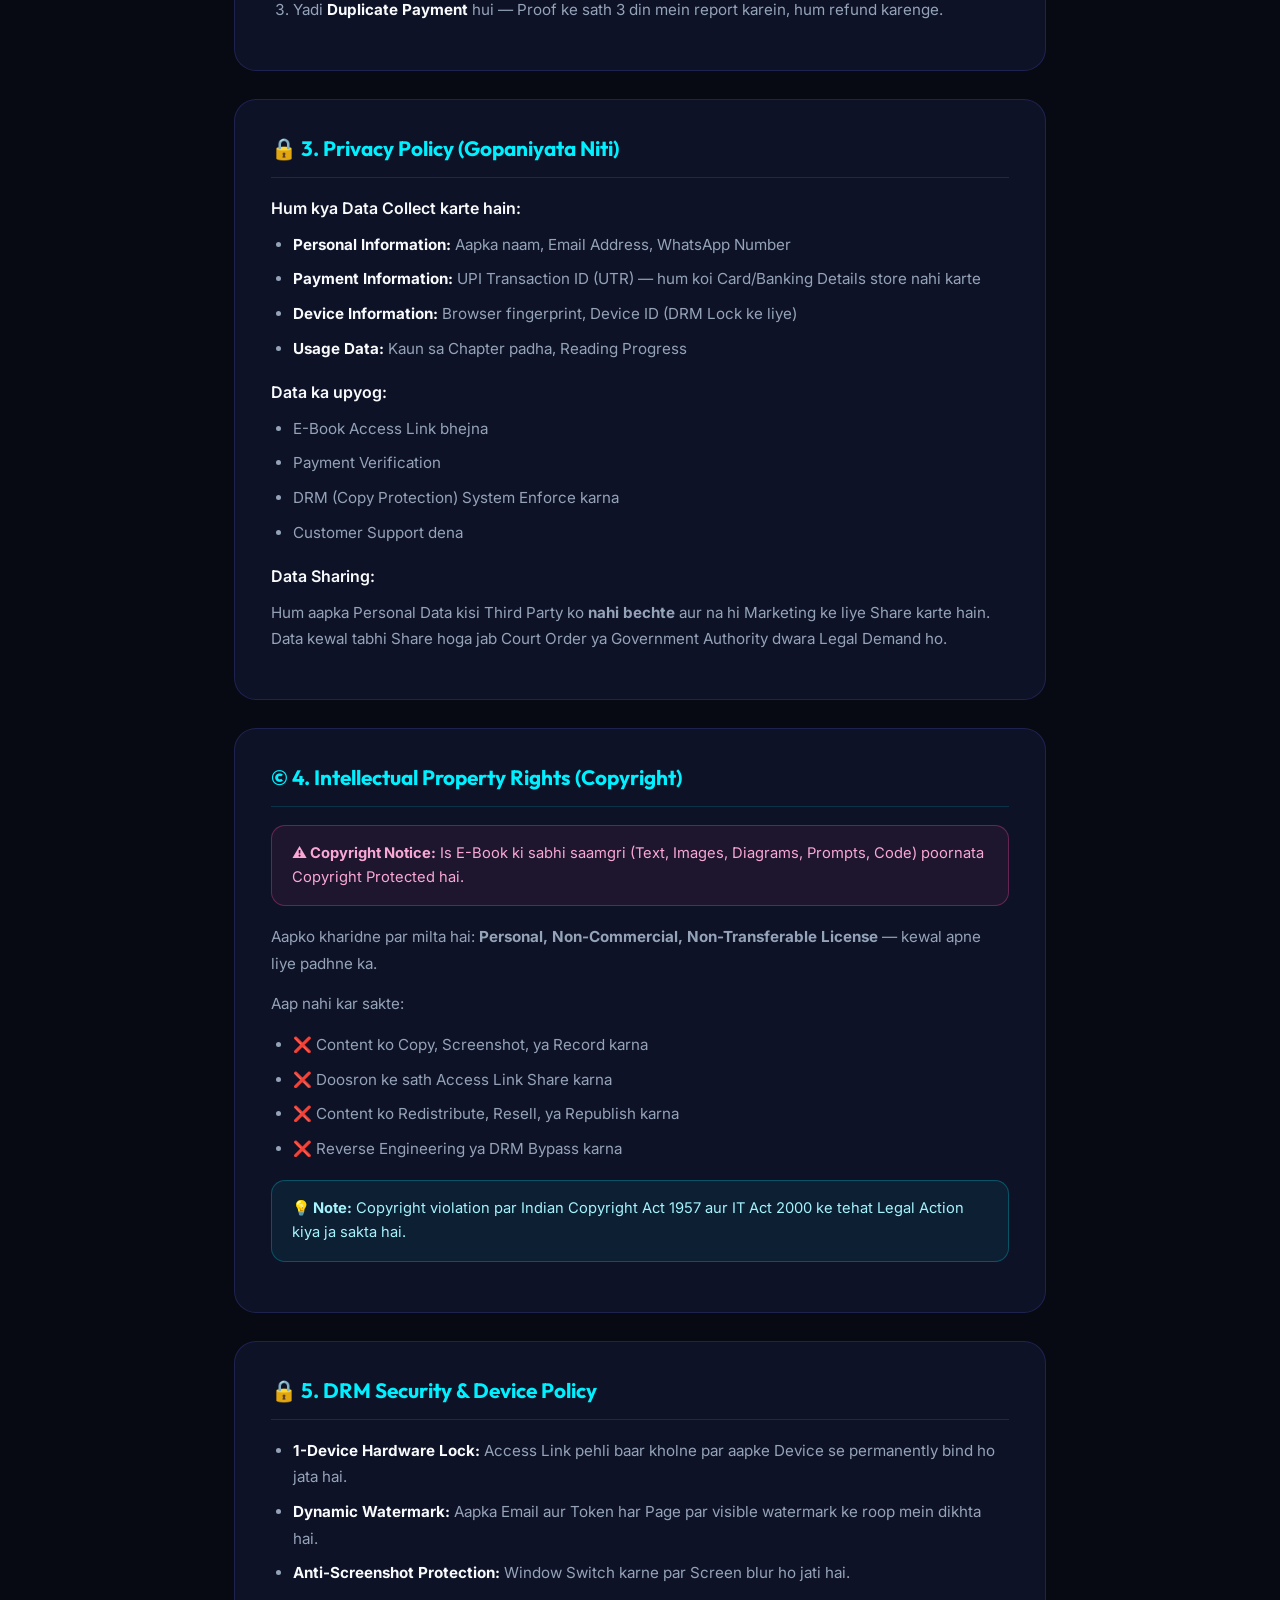
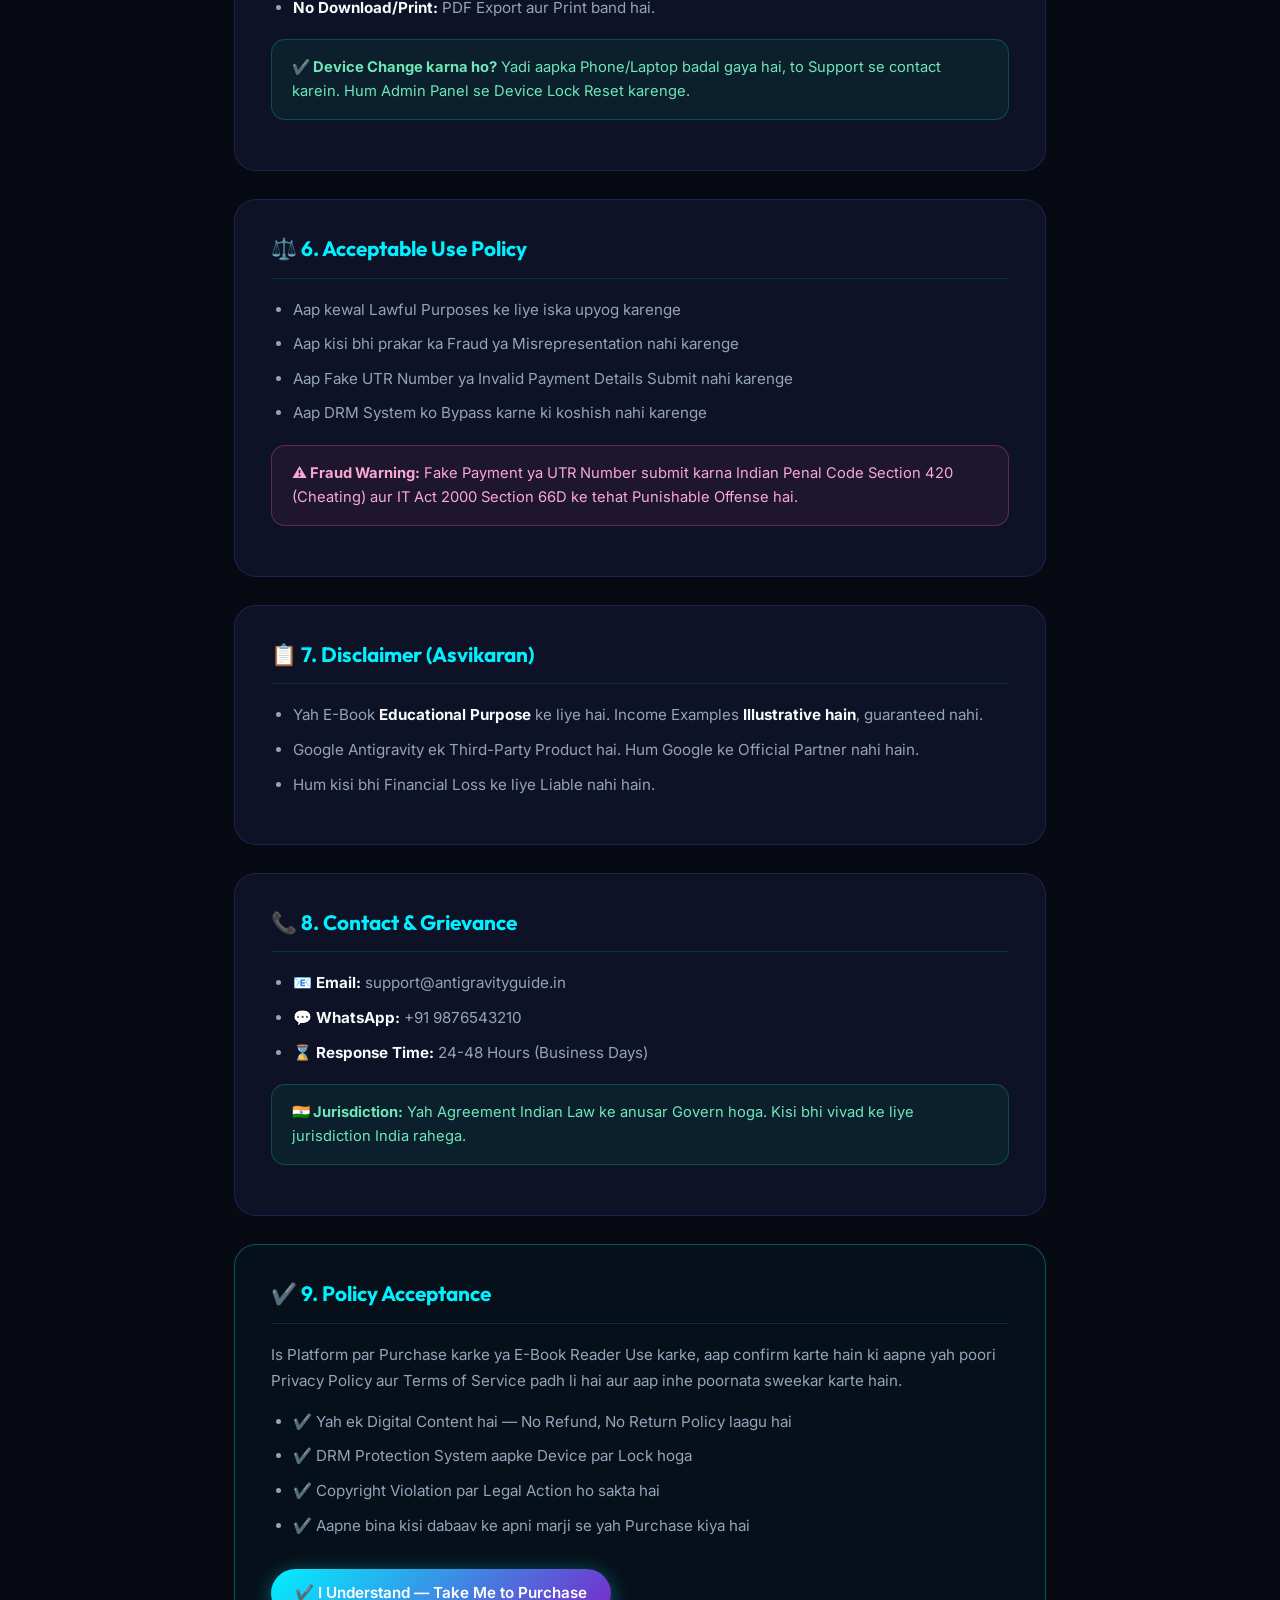
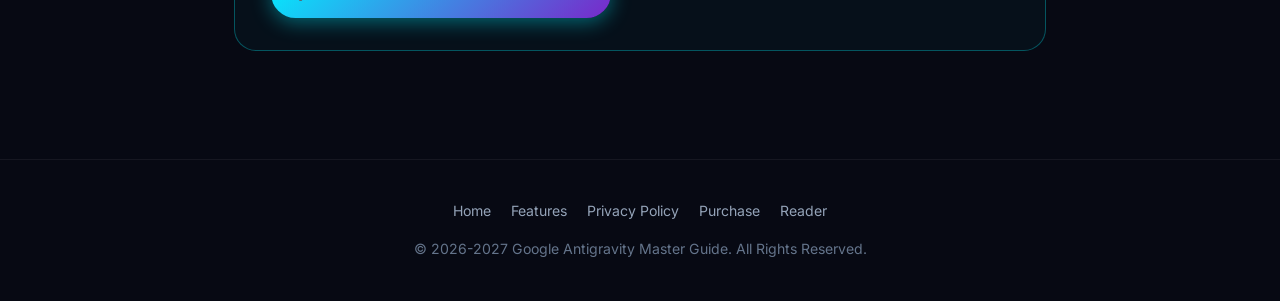
<file: privacy-policy.html>
﻿<!DOCTYPE html>
<html lang="hi">
<head>
    <meta charset="UTF-8">
    <meta name="viewport" content="width=device-width, initial-scale=1.0, maximum-scale=1.0">
    <title>Privacy Policy &amp; Terms | Google Antigravity Master Guide</title>
    <meta name="description" content="Privacy Policy, Terms of Service and Refund Policy for Google Antigravity Master Guide Digital E-Book.">
    <link rel="preconnect" href="https://fonts.googleapis.com">
    <link rel="preconnect" href="https://fonts.gstatic.com" crossorigin>
    <link href="https://fonts.googleapis.com/css2?family=Inter:wght@400;500;600;700;800&family=Outfit:wght@600;700;800;900&display=swap" rel="stylesheet">
    <link rel="stylesheet" href="assets/css/style.css">
    <style>
        .policy-hero { background: linear-gradient(135deg, rgba(99,102,241,0.12) 0%, rgba(0,240,255,0.06) 100%); border-bottom: 1px solid rgba(255,255,255,0.08); padding: 60px 0 40px; text-align: center; }
        .policy-hero h1 { font-family: var(--font-heading); font-size: 2.4rem; font-weight: 800; background: linear-gradient(135deg, #00f0ff 0%, #8b5cf6 100%); -webkit-background-clip: text; -webkit-text-fill-color: transparent; margin-bottom: 14px; }
        .policy-body { max-width: 860px; margin: 0 auto; padding: 50px 24px 80px; }
        .policy-section { background: var(--bg-card); border: 1px solid var(--border-color); border-radius: var(--radius-lg); padding: 32px 36px; margin-bottom: 28px; }
        .policy-section h2 { font-family: var(--font-heading); font-size: 1.3rem; font-weight: 700; color: var(--accent-cyan); margin-bottom: 18px; display: flex; align-items: center; gap: 10px; border-bottom: 1px solid rgba(0,240,255,0.15); padding-bottom: 12px; }
        .policy-section h3 { font-size: 1rem; font-weight: 600; color: var(--text-primary); margin: 18px 0 10px; }
        .policy-section p { color: var(--text-secondary); font-size: 0.95rem; line-height: 1.75; margin-bottom: 14px; }
        .policy-section ul, .policy-section ol { color: var(--text-secondary); font-size: 0.95rem; line-height: 1.75; padding-left: 22px; margin-bottom: 14px; }
        .policy-section li { margin-bottom: 8px; }
        .policy-section li strong { color: var(--text-primary); }
        .alert-box { padding: 16px 20px; border-radius: var(--radius-md); margin: 18px 0; font-size: 0.92rem; line-height: 1.6; }
        .alert-warning { background: rgba(236, 72, 153, 0.08); border: 1px solid rgba(236, 72, 153, 0.35); color: #f9a8d4; }
        .alert-info { background: rgba(0, 240, 255, 0.06); border: 1px solid rgba(0, 240, 255, 0.25); color: #a5f3fc; }
        .alert-success { background: rgba(16, 185, 129, 0.08); border: 1px solid rgba(16, 185, 129, 0.3); color: #6ee7b7; }
        .effective-date { display: inline-block; background: rgba(139, 92, 246, 0.12); border: 1px solid rgba(139, 92, 246, 0.3); color: #c4b5fd; padding: 4px 14px; border-radius: var(--radius-full); font-size: 0.82rem; margin-bottom: 30px; }
        .back-btn { display: inline-flex; align-items: center; gap: 8px; color: var(--accent-cyan); text-decoration: none; font-weight: 600; font-size: 0.92rem; margin-bottom: 30px; padding: 8px 16px; background: rgba(0,240,255,0.06); border: 1px solid rgba(0,240,255,0.2); border-radius: var(--radius-full); transition: 0.2s; }
        .back-btn:hover { background: rgba(0,240,255,0.12); }
        @media (max-width: 600px) { .policy-hero h1 { font-size: 1.7rem; } .policy-section { padding: 20px 16px; } }
    </style>
</head>
<body>
    <header class="navbar">
        <div class="container nav-container">
            <a href="index.html" class="logo" id="pp-logo">
                <div class="logo-icon" id="pp-logo-icon">&#9889;</div>
                <span id="pp-site-name">Antigravity<span style="color: var(--accent-cyan);">Guide</span></span>
            </a>
            <div class="nav-actions">
                <a href="index.html" class="btn btn-secondary" style="font-size:0.85rem; padding:8px 18px;">&#8592; Home</a>
            </div>
        </div>
    </header>

    <div class="policy-hero">
        <div class="container">
            <div class="badge-pill" style="display:inline-flex; margin-bottom: 20px;">&#128274; Legal Document</div>
            <h1>Privacy Policy &amp; Terms of Service</h1>
            <p>Kripya kharidne se pehle inhe dhyan se padhein. Ye ek digital product hai aur isme specific niyam laagu hote hain.</p>
            <br>
            <span class="effective-date">&#128197; Effective: October 1, 2026 | Last Updated: October 2, 2026</span>
        </div>
    </div>

    <div class="policy-body">
        <a href="index.html" class="back-btn">&#8592; Wapas Jaayen (Back to Home)</a>

        <div class="policy-section">
            <h2>&#128220; 1. Parichay (Introduction)</h2>
            <p>Yah Privacy Policy aur Terms of Service <strong>"Google Antigravity Master Guide"</strong> Digital E-Book ("Product") ke sandarbh mein hai, jo ek digital saamgri (Digital Content) hai. Is website aur product ko kharidne ya use karne se pehle, aap in niyamon se sahmat hote hain.</p>
            <p>Yah website ek digital e-book selling platform hai. Koi bhi user jo is platform se kuch bhi kharidta hai, wah in terms ko poori tarah se samajhta hai aur accept karta hai.</p>
            <div class="alert-info alert-box">
                <strong>&#128204; Note:</strong> In terms ka ullanghan karne par hum aapka access revoke karne ka adhikar rakhte hain bina kisi refund ke.
            </div>
        </div>

        <div class="policy-section">
            <h2>&#128683; 2. No Refund &amp; No Return Policy (Digital Product)</h2>
            <div class="alert-warning alert-box">
                <strong>&#9888;&#65039; IMPORTANT:</strong> Yah ek <strong>Digital Content Product</strong> hai. Ek baar kharidne ke baad <strong>koi bhi Refund, Return, ya Exchange sambhav nahi hai.</strong>
            </div>
            <h3>Kyun koi Refund nahi?</h3>
            <p>Digital Content (E-Book, Software License, etc.) ki prakriti aisi hoti hai ki ek baar aapko Access Link milne ke baad, Seller ke paas us Content ko "wapas lene" ka koi technical tarika nahi hota.</p>
            <h3>Yah policy Bhartiya kanoon ke anusar hai:</h3>
            <ul>
                <li>Consumer Protection Act, 2019 ke anusar, <strong>Digital/Electronic Goods</strong> jinhe ek baar Deliver kar diya gaya ho, unpar Refund ki anivarya nahi hai.</li>
                <li>Information Technology Act, 2000 ke section 65B ke tehat Digital Content ko Physical Goods se alag mana jata hai.</li>
                <li>Yah policy RBI aur IT Ministry ke Digital Commerce Guidelines ke anusar hai.</li>
            </ul>
            <h3>Kab Support/Replacement milega?</h3>
            <ol>
                <li>Yadi aapko Access Link <strong>24 ghante ke bheetar Email par nahi mila</strong> — hume WhatsApp/Email par contact karein, hum resend karenge.</li>
                <li>Yadi Link <strong>Technical Error</strong> ki wajah se kaam nahi kar raha — hum fix karenge ya naya Link denge.</li>
                <li>Yadi <strong>Duplicate Payment</strong> hui — Proof ke sath 3 din mein report karein, hum refund karenge.</li>
            </ol>
        </div>

        <div class="policy-section">
            <h2>&#128274; 3. Privacy Policy (Gopaniyata Niti)</h2>
            <h3>Hum kya Data Collect karte hain:</h3>
            <ul>
                <li><strong>Personal Information:</strong> Aapka naam, Email Address, WhatsApp Number</li>
                <li><strong>Payment Information:</strong> UPI Transaction ID (UTR) — hum koi Card/Banking Details store nahi karte</li>
                <li><strong>Device Information:</strong> Browser fingerprint, Device ID (DRM Lock ke liye)</li>
                <li><strong>Usage Data:</strong> Kaun sa Chapter padha, Reading Progress</li>
            </ul>
            <h3>Data ka upyog:</h3>
            <ul>
                <li>E-Book Access Link bhejna</li>
                <li>Payment Verification</li>
                <li>DRM (Copy Protection) System Enforce karna</li>
                <li>Customer Support dena</li>
            </ul>
            <h3>Data Sharing:</h3>
            <p>Hum aapka Personal Data kisi Third Party ko <strong>nahi bechte</strong> aur na hi Marketing ke liye Share karte hain. Data kewal tabhi Share hoga jab Court Order ya Government Authority dwara Legal Demand ho.</p>
        </div>

        <div class="policy-section">
            <h2>&#169;&#65039; 4. Intellectual Property Rights (Copyright)</h2>
            <div class="alert-warning alert-box">
                <strong>&#9888;&#65039; Copyright Notice:</strong> Is E-Book ki sabhi saamgri (Text, Images, Diagrams, Prompts, Code) poornata Copyright Protected hai.
            </div>
            <p>Aapko kharidne par milta hai: <strong>Personal, Non-Commercial, Non-Transferable License</strong> — kewal apne liye padhne ka.</p>
            <p>Aap nahi kar sakte:</p>
            <ul>
                <li>&#10060; Content ko Copy, Screenshot, ya Record karna</li>
                <li>&#10060; Doosron ke sath Access Link Share karna</li>
                <li>&#10060; Content ko Redistribute, Resell, ya Republish karna</li>
                <li>&#10060; Reverse Engineering ya DRM Bypass karna</li>
            </ul>
            <div class="alert-info alert-box">
                <strong>&#128161; Note:</strong> Copyright violation par Indian Copyright Act 1957 aur IT Act 2000 ke tehat Legal Action kiya ja sakta hai.
            </div>
        </div>

        <div class="policy-section">
            <h2>&#128274; 5. DRM Security &amp; Device Policy</h2>
            <ul>
                <li><strong>1-Device Hardware Lock:</strong> Access Link pehli baar kholne par aapke Device se permanently bind ho jata hai.</li>
                <li><strong>Dynamic Watermark:</strong> Aapka Email aur Token har Page par visible watermark ke roop mein dikhta hai.</li>
                <li><strong>Anti-Screenshot Protection:</strong> Window Switch karne par Screen blur ho jati hai.</li>
                <li><strong>No Download/Print:</strong> PDF Export aur Print band hai.</li>
            </ul>
            <div class="alert-success alert-box">
                <strong>&#10004;&#65039; Device Change karna ho?</strong> Yadi aapka Phone/Laptop badal gaya hai, to Support se contact karein. Hum Admin Panel se Device Lock Reset karenge.
            </div>
        </div>

        <div class="policy-section">
            <h2>&#9878;&#65039; 6. Acceptable Use Policy</h2>
            <ul>
                <li>Aap kewal Lawful Purposes ke liye iska upyog karenge</li>
                <li>Aap kisi bhi prakar ka Fraud ya Misrepresentation nahi karenge</li>
                <li>Aap Fake UTR Number ya Invalid Payment Details Submit nahi karenge</li>
                <li>Aap DRM System ko Bypass karne ki koshish nahi karenge</li>
            </ul>
            <div class="alert-warning alert-box">
                <strong>&#9888;&#65039; Fraud Warning:</strong> Fake Payment ya UTR Number submit karna Indian Penal Code Section 420 (Cheating) aur IT Act 2000 Section 66D ke tehat Punishable Offense hai.
            </div>
        </div>

        <div class="policy-section">
            <h2>&#128203; 7. Disclaimer (Asvikaran)</h2>
            <ul>
                <li>Yah E-Book <strong>Educational Purpose</strong> ke liye hai. Income Examples <strong>Illustrative hain</strong>, guaranteed nahi.</li>
                <li>Google Antigravity ek Third-Party Product hai. Hum Google ke Official Partner nahi hain.</li>
                <li>Hum kisi bhi Financial Loss ke liye Liable nahi hain.</li>
            </ul>
        </div>

        <div class="policy-section">
            <h2>&#128222; 8. Contact &amp; Grievance</h2>
            <ul>
                <li>&#128231; <strong>Email:</strong> <span id="pp-support-email">support@antigravityguide.in</span></li>
                <li>&#128172; <strong>WhatsApp:</strong> <span id="pp-support-wa">+91 9876543210</span></li>
                <li>&#8987; <strong>Response Time:</strong> 24-48 Hours (Business Days)</li>
            </ul>
            <div class="alert-success alert-box">
                <strong>&#127470;&#127475; Jurisdiction:</strong> Yah Agreement Indian Law ke anusar Govern hoga. Kisi bhi vivad ke liye jurisdiction India rahega.
            </div>
        </div>

        <div class="policy-section" style="border-color: rgba(0,240,255,0.3); background: rgba(0,240,255,0.03);">
            <h2>&#10004;&#65039; 9. Policy Acceptance</h2>
            <p>Is Platform par Purchase karke ya E-Book Reader Use karke, aap confirm karte hain ki aapne yah poori Privacy Policy aur Terms of Service padh li hai aur aap inhe poornata sweekar karte hain.</p>
            <ul>
                <li>&#10004;&#65039; Yah ek Digital Content hai — No Refund, No Return Policy laagu hai</li>
                <li>&#10004;&#65039; DRM Protection System aapke Device par Lock hoga</li>
                <li>&#10004;&#65039; Copyright Violation par Legal Action ho sakta hai</li>
                <li>&#10004;&#65039; Aapne bina kisi dabaav ke apni marji se yah Purchase kiya hai</li>
            </ul>
            <a href="index.html" class="btn btn-primary" style="margin-top: 16px; display: inline-flex;">
                &#10004;&#65039; I Understand &mdash; Take Me to Purchase
            </a>
        </div>
    </div>

    <footer class="footer">
        <div class="container">
            <div class="footer-links" id="pp-footer-links">
                <a href="index.html">Home</a>
                <a href="index.html#features">Features</a>
                <a href="privacy-policy.html">Privacy Policy</a>
                <a href="index.html#pricing">Purchase</a>
                <a href="reader.html">Reader</a>
            </div>
            <p id="pp-footer-copyright">&#169; 2026-2027 Google Antigravity Master Guide. All Rights Reserved.</p>
        </div>
    </footer>

    <script>
        (function(){
            try {
                var s = JSON.parse(localStorage.getItem('antigravity_site_settings') || '{}');
                if(s.siteName) document.getElementById('pp-site-name').innerHTML = s.siteName;
                if(s.logoIcon) document.querySelector('.logo-icon').textContent = s.logoIcon;
                if(s.footerText) document.getElementById('pp-footer-copyright').textContent = s.footerText;
                var cfg = JSON.parse(localStorage.getItem('antigravity_admin_config') || '{}');
                if(cfg.supportEmail) document.getElementById('pp-support-email').textContent = cfg.supportEmail;
                if(cfg.supportWhatsApp) document.getElementById('pp-support-wa').textContent = cfg.supportWhatsApp;
            } catch(e){}
        })();
    </script>
</body>
</html>
</file>
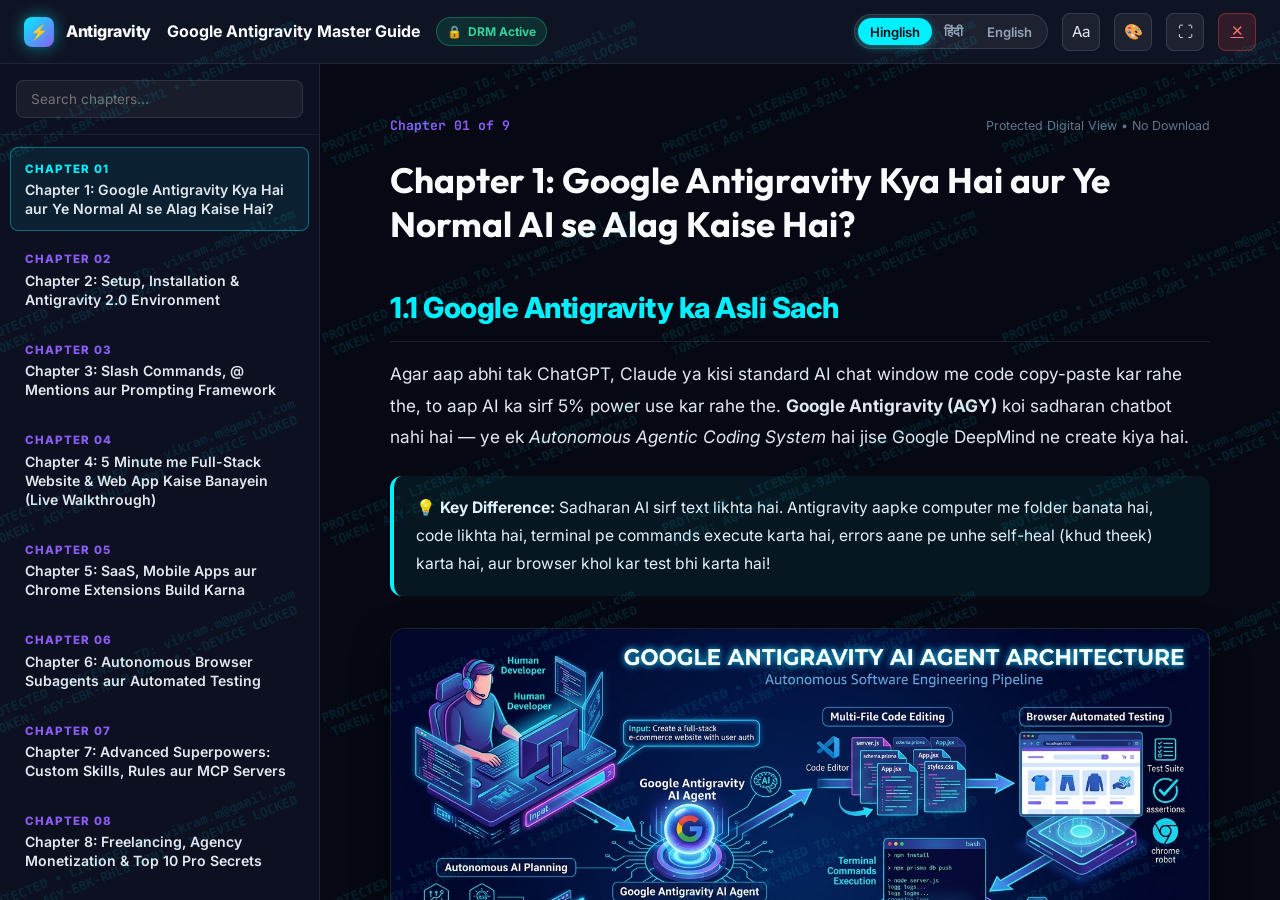
<file: reader.html>
<!DOCTYPE html>
<html lang="hi">
<head>
    <meta charset="UTF-8">
    <meta name="viewport" content="width=device-width, initial-scale=1.0">
    <title>Google Antigravity Master Guide - Secure Reader (DRM Protected)</title>
    
    <!-- Google Fonts -->
    <link rel="preconnect" href="https://fonts.googleapis.com">
    <link rel="preconnect" href="https://fonts.gstatic.com" crossorigin>
    <link href="https://fonts.googleapis.com/css2?family=Inter:wght@400;500;600;700;800&family=JetBrains+Mono:wght@500;700&family=Outfit:wght@600;700;800&display=swap" rel="stylesheet">
    
    <!-- Reader Stylesheets -->
    <link rel="stylesheet" href="assets/css/style.css">
    <link rel="stylesheet" href="assets/css/reader.css">
</head>
<body class="reader-active">

    <!-- DYNAMIC MOVING WATERMARK CANVAS -->
    <canvas id="securityWatermarkCanvas"></canvas>

    <!-- ANTI-SCREENSHOT & BLUR SHIELD (TRIGGERED ON FOCUS LOSS, PRINTSCREEN, OR TAB SWITCH) -->
    <div id="antiScreenshotShield">
        <div class="shield-icon">⚠️</div>
        <h2 class="shield-title">Content Protected • Anti-Screenshot Shield Active</h2>
        <p class="shield-desc" id="shieldReasonDesc">
            Security focus lost. To prevent unauthorized screen capture, recording or extraction, the digital reader has been blurred.
        </p>
        <button id="btnResumeReading" class="shield-btn">
            🔓 Resume Reading
        </button>
    </div>

    <!-- AUTH GATEKEEPER (SHOWN IF ACCESSED WITHOUT VALID TOKEN) -->
    <div id="readerAuthGate" style="display: none;">
        <div class="gatekeeper-card">
            <div class="gate-icon">🔐</div>
            <h2 style="font-size: 1.5rem; margin-bottom: 8px;">DRM Protected Access</h2>
            <p style="color: #94a3b8; font-size: 0.9rem; margin-bottom: 24px;">
                Is E-Book ko padhne ke liye aapke pass ek valid <strong>Access Token</strong> hona chahiye jo payment ke baad aapki email par bheja gaya hai.
            </p>

            <form id="gateVerifyForm" style="margin-bottom: 20px;">
                <div class="form-group">
                    <label class="form-label" style="text-align: left;">Email Address</label>
                    <input type="email" id="gateEmailInput" class="form-input" placeholder="aapka-email@domain.com" required>
                </div>
                <div class="form-group">
                    <label class="form-label" style="text-align: left;">Access Token</label>
                    <input type="text" id="gateTokenInput" class="form-input" placeholder="e.g. AGY-EBK-XXXX-YYYY" required>
                </div>
                <button type="submit" class="btn btn-primary" style="width: 100%; padding: 12px;">
                    Unlock E-Book Reader
                </button>
            </form>

            <div style="border-top: 1px solid rgba(255,255,255,0.08); padding-top: 16px; display: flex; justify-content: space-between; align-items: center;">
                <a href="index.html" class="btn btn-secondary" style="font-size: 0.8rem; padding: 6px 12px;">← Buy E-Book</a>
                <button type="button" id="btnDemoUnlock" class="table-action-btn">Instant Demo Preview 👁️</button>
            </div>
        </div>
    </div>

    <!-- UNAUTHORIZED DEVICE / LINK SHARING DETECTED - IN-PAGE PAYMENT & ACCESS UNLOCK MODAL -->
    <div id="deviceMismatchModal" style="display: none; position: fixed; inset: 0; background: rgba(7, 9, 19, 0.96); backdrop-filter: blur(25px); z-index: 3000000; align-items: center; justify-content: center; padding: 24px;">
        <div class="gatekeeper-card wide-card" style="border-color: #ef4444; box-shadow: 0 0 50px rgba(239, 68, 68, 0.35);">
            <div style="display: flex; align-items: center; gap: 14px; margin-bottom: 14px; border-bottom: 1px solid rgba(255,255,255,0.08); padding-bottom: 12px;">
                <div style="font-size: 2.2rem;">🔒</div>
                <div>
                    <h2 style="font-size: 1.35rem; color: #f87171; margin-bottom: 4px; font-family: var(--font-heading);">
                        Shared Link Detected! Unlock Your Own Copy
                    </h2>
                    <p style="color: #94a3b8; font-size: 0.82rem; margin: 0;">
                        यह ई-बुक केवल मूल खरीदार के डिवाइस पर लॉक है। इसे पढ़ने के लिए नीचे दिए गए फॉर्म से अपना पर्सनल एक्सेस अनलॉक करें:
                    </p>
                </div>
            </div>

            <!-- IN-PAGE PAYMENT SECTION -->
            <div style="display: grid; grid-template-columns: 240px 1fr; gap: 24px; align-items: start;" id="mismatchGrid">
                
                <!-- UPI SCANNER BOX -->
                <div class="upi-qr-box" style="padding: 16px; margin-bottom: 0;">
                    <div class="qr-canvas-container" id="readerUpiQrCodeCanvas" style="padding: 8px;">
                        <!-- QR rendered by qrcode.min.js -->
                    </div>

                    <div class="upi-id-copy-row" style="font-size: 0.82rem; padding: 6px 10px; margin-bottom: 8px;">
                        <span id="readerDisplayUpiId">antigravity.developer@upi</span>
                        <button type="button" class="btn-copy-upi" id="readerBtnCopyUpi" onclick="copyReaderUpiId()">📋</button>
                    </div>

                    <p style="font-size: 0.85rem; color: #94a3b8; margin-bottom: 8px;">
                        Pay: <strong style="color: #00f0ff;" class="dynamic-price">₹199</strong>
                    </p>

                    <div class="upi-apps-row">
                        <a href="#" class="upi-app-badge reader-upi-deep-link" style="font-size: 0.72rem; padding: 4px 10px;">GPay</a>
                        <a href="#" class="upi-app-badge reader-upi-deep-link" style="font-size: 0.72rem; padding: 4px 10px;">PhonePe</a>
                        <a href="#" class="upi-app-badge reader-upi-deep-link" style="font-size: 0.72rem; padding: 4px 10px;">Paytm</a>
                    </div>
                </div>

                <!-- REGISTRATION & CONSENT FORM -->
                <div>
                    <form id="readerMismatchPaymentForm">
                        <div class="form-group" style="margin-bottom: 12px;">
                            <label class="form-label" style="font-size: 0.8rem;">Aapka Pura Naam (Full Name) <span class="req">*</span></label>
                            <input type="text" id="readerBuyerName" class="form-input" style="padding: 8px 12px; font-size: 0.88rem;" placeholder="e.g. Vikas Verma" required>
                        </div>

                        <div class="form-group" style="margin-bottom: 12px;">
                            <label class="form-label" style="font-size: 0.8rem;">Email Address (Access Link Is Email Par Jayega) <span class="req">*</span></label>
                            <input type="email" id="readerBuyerEmail" class="form-input" style="padding: 8px 12px; font-size: 0.88rem;" placeholder="e.g. vikas@gmail.com" required>
                        </div>

                        <div style="display: grid; grid-template-columns: 1fr 1fr; gap: 10px;">
                            <div class="form-group" style="margin-bottom: 12px;">
                                <label class="form-label" style="font-size: 0.8rem;">WhatsApp Number <span class="req">*</span></label>
                                <input type="tel" id="readerBuyerPhone" class="form-input" style="padding: 8px 12px; font-size: 0.88rem;" placeholder="e.g. 9876543210" required>
                            </div>
                            <div class="form-group" style="margin-bottom: 12px;">
                                <label class="form-label" style="font-size: 0.8rem;">UPI Ref / UTR (12 Digits) <span class="req">*</span></label>
                                <input type="text" id="readerBuyerUtr" class="form-input" style="padding: 8px 12px; font-size: 0.88rem;" placeholder="e.g. 428901823901" required>
                            </div>
                        </div>

                        <!-- MANDATORY CONSENT CHECKBOX -->
                        <div class="consent-box" style="padding: 10px 12px; margin: 12px 0;">
                            <input type="checkbox" id="readerBuyerConsentCheckbox" class="consent-checkbox" required>
                            <label for="readerBuyerConsentCheckbox" class="consent-text" style="font-size: 0.78rem;">
                                <strong>अनिवार्य सहमति (Consent):</strong><br>
                                "मैं अपनी पूरी मर्ज़ी, सहमति और होश-ओ-हवास में बिना किसी दबाव के अपनी इच्छा से यह पेमेंट करके 'Google Antigravity Master Guide' डिजिटल ई-बुक खरीद रहा/रही हूँ।"
                            </label>
                        </div>

                        <button type="submit" class="btn btn-primary" style="width: 100%; padding: 12px; font-size: 0.95rem;">
                            🚀 Pay & Unlock My E-Book Instantly
                        </button>
                    </form>
                </div>

            </div>

            <!-- FOOTER NOTICE -->
            <div style="border-top: 1px solid rgba(255,255,255,0.06); padding-top: 12px; margin-top: 16px; display: flex; justify-content: space-between; align-items: center; font-size: 0.78rem; color: #64748b;">
                <span>Original Link Shared by: <code id="mismatchBuyerEmail" style="color: #94a3b8;">user@email.com</code></span>
                <a href="#" id="btnTransferDeviceSupport" target="_blank" style="color: #00f0ff; text-decoration: none;">
                    💬 Device Changed? Contact Admin
                </a>
            </div>
        </div>
    </div>

    <!-- MAIN READER APPLICATION SHELL -->
    <div class="reader-wrapper" id="readerApp">
        
        <!-- TOP CONTROLS BAR -->
        <header class="reader-topbar">
            <div class="reader-book-meta">
                <a href="index.html" class="logo" style="font-size: 1rem;">
                    <div class="logo-icon" id="reader-logo-icon" style="width: 30px; height: 30px; font-size: 0.9rem;">⚡</div>
                    <span id="reader-site-name">Antigravity</span>
                </a>
                <span class="reader-book-title">Google Antigravity Master Guide</span>
                <span class="drm-badge">
                    <span>🔒</span> DRM Active
                </span>
            </div>

            <div class="reader-controls">
                <!-- LANGUAGE PILL SWITCHER -->
                <div class="lang-toggle-group">
                    <button class="lang-btn active" data-lang="hinglish">Hinglish</button>
                    <button class="lang-btn" data-lang="hindi">हिंदी</button>
                    <button class="lang-btn" data-lang="english">English</button>
                </div>

                <!-- FONT SIZE ADJUSTER -->
                <button id="btnToggleFont" class="reader-icon-btn" title="Toggle Font Size">
                    Aa
                </button>

                <!-- THEME SWITCHER -->
                <button id="btnToggleTheme" class="reader-icon-btn" title="Toggle Theme (Dark, Slate, Sepia, Light)">
                    🎨
                </button>

                <!-- FULLSCREEN -->
                <button id="btnToggleFullscreen" class="reader-icon-btn" title="Fullscreen Mode">
                    ⛶
                </button>

                <!-- EXIT / CLOSE -->
                <a href="index.html" class="reader-icon-btn reader-close-btn" title="Exit Reader">
                    ✕
                </a>
            </div>
        </header>

        <!-- SPLIT READER BODY (SIDEBAR + CONTENT VIEWPORT) -->
        <div class="reader-split">
            
            <!-- SIDEBAR: TABLE OF CONTENTS & SEARCH -->
            <aside class="reader-sidebar" id="readerSidebar">
                <div class="sidebar-search-box">
                    <input type="text" id="sidebarSearchInput" class="sidebar-search-input" placeholder="Search chapters...">
                </div>

                <ul class="sidebar-chapter-list" id="sidebarChapterList">
                    <!-- Rendered by reader.js -->
                </ul>
            </aside>

            <!-- READING VIEWPORT -->
            <main class="reader-viewport theme-matrix" id="readerViewport">
                <div class="reader-article font-md" id="readerArticleContainer">
                    
                    <div style="display: flex; justify-content: space-between; align-items: center; margin-bottom: 20px;">
                        <span id="readerProgressLabel" style="font-family: var(--font-mono); font-size: 0.82rem; color: #8b5cf6; font-weight: 700;">
                            Chapter 01 of 08
                        </span>
                        <span style="font-size: 0.78rem; color: #64748b;">Protected Digital View • No Download</span>
                    </div>

                    <h1 id="chapterHeading" style="font-family: var(--font-heading); font-size: 2.2rem; color: #f8fafc; margin-bottom: 24px; line-height: 1.25;">
                        <!-- Dynamic Chapter Title -->
                    </h1>

                    <div id="chapterContentBody">
                        <!-- Dynamic Chapter Body Content -->
                    </div>

                    <!-- PREVIOUS / NEXT CHAPTER FOOTER NAVIGATION -->
                    <div class="reader-chapter-footer" id="readerChapterFooter">
                        <!-- Rendered by reader.js -->
                    </div>

                </div>
            </main>

        </div>

    </div>

    <!-- Scripts -->
    <script src="assets/js/qrcode.min.js"></script>
    <script src="assets/js/ebook-data.js"></script>
    <script src="assets/js/reader.js"></script>
    <script>
        (function(){
            try {
                var s = JSON.parse(localStorage.getItem('antigravity_site_settings') || '{}');
                if(s.siteName) {
                    var el = document.getElementById('reader-site-name');
                    if(el) el.innerHTML = s.siteName;
                }
                if(s.logoIcon) {
                    var elIcon = document.getElementById('reader-logo-icon');
                    if(elIcon) elIcon.textContent = s.logoIcon;
                }
            } catch(e){}
        })();
    </script>
</body>
</html>
</file>
<file: assets/css/style.css>
/* Google Antigravity E-Book Platform - Master Stylesheet */
:root {
    --bg-primary: #070913;
    --bg-secondary: #0c1024;
    --bg-card: rgba(18, 24, 52, 0.65);
    --bg-glass: rgba(255, 255, 255, 0.04);
    --border-color: rgba(99, 102, 241, 0.2);
    --border-glow: rgba(0, 240, 255, 0.4);
    --accent-cyan: #00f0ff;
    --accent-purple: #8b5cf6;
    --accent-pink: #ec4899;
    --accent-emerald: #10b981;
    --text-primary: #f8fafc;
    --text-secondary: #94a3b8;
    --text-muted: #64748b;
    --font-sans: 'Inter', -apple-system, BlinkMacSystemFont, 'Segoe UI', Roboto, sans-serif;
    --font-heading: 'Outfit', var(--font-sans);
    --font-mono: 'JetBrains Mono', 'Fira Code', monospace;
    --shadow-glow: 0 0 30px rgba(0, 240, 255, 0.25);
    --radius-sm: 8px;
    --radius-md: 14px;
    --radius-lg: 22px;
    --radius-full: 9999px;
}

* {
    margin: 0;
    padding: 0;
    box-sizing: border-box;
    font-family: var(--font-sans);
}

body {
    background-color: var(--bg-primary);
    color: var(--text-primary);
    line-height: 1.6;
    overflow-x: hidden;
    position: relative;
    background-image: 
        radial-gradient(circle at 15% 20%, rgba(99, 102, 241, 0.12) 0%, transparent 40%),
        radial-gradient(circle at 85% 75%, rgba(0, 240, 255, 0.08) 0%, transparent 45%),
        linear-gradient(to bottom, #070913, #0a0d1e 100%);
    background-attachment: fixed;
}

/* Glassmorphism helpers */
.glass-panel {
    background: var(--bg-card);
    backdrop-filter: blur(16px);
    -webkit-backdrop-filter: blur(16px);
    border: 1px solid var(--border-color);
    border-radius: var(--radius-lg);
    box-shadow: 0 20px 40px rgba(0, 0, 0, 0.5);
}

/* Container */
.container {
    max-width: 1200px;
    margin: 0 auto;
    padding: 0 24px;
}

/* Navigation */
.navbar {
    position: sticky;
    top: 0;
    z-index: 100;
    background: rgba(7, 9, 19, 0.85);
    backdrop-filter: blur(16px);
    border-bottom: 1px solid rgba(255, 255, 255, 0.06);
    padding: 16px 0;
}

.nav-container {
    display: flex;
    justify-content: space-between;
    align-items: center;
}

.logo {
    display: flex;
    align-items: center;
    gap: 12px;
    text-decoration: none;
    color: var(--text-primary);
    font-weight: 800;
    font-size: 1.25rem;
    font-family: var(--font-heading);
    letter-spacing: -0.5px;
}

.logo-icon {
    width: 38px;
    height: 38px;
    background: linear-gradient(135deg, var(--accent-cyan), var(--accent-purple));
    border-radius: var(--radius-sm);
    display: flex;
    align-items: center;
    justify-content: center;
    font-size: 1.2rem;
    box-shadow: 0 0 15px rgba(0, 240, 255, 0.5);
}

.nav-links {
    display: flex;
    align-items: center;
    gap: 18px;
    list-style: none;
    flex-wrap: nowrap;
}

.nav-links a {
    color: var(--text-secondary);
    text-decoration: none;
    font-size: 0.92rem;
    font-weight: 500;
    transition: all 0.2s ease;
    white-space: nowrap;
    display: inline-flex;
    align-items: center;
    gap: 6px;
}

.nav-links a:hover {
    color: var(--accent-cyan);
}

.nav-actions {
    display: flex;
    align-items: center;
    gap: 16px;
}

/* Language Switcher */
.lang-switcher {
    position: relative;
    display: inline-flex;
    align-items: center;
    gap: 6px;
    background: rgba(255, 255, 255, 0.06);
    border: 1px solid rgba(0, 240, 255, 0.3);
    padding: 7px 14px;
    border-radius: var(--radius-full);
    cursor: pointer;
    font-size: 0.88rem;
    font-weight: 700;
    color: var(--text-primary);
    transition: all 0.2s ease;
    user-select: none;
    z-index: 1000;
}

.lang-switcher:hover {
    background: rgba(0, 240, 255, 0.15);
    border-color: var(--accent-cyan);
    box-shadow: 0 0 15px rgba(0, 240, 255, 0.25);
}

.lang-icon {
    font-size: 1rem;
}

.lang-label {
    font-family: var(--font-mono);
    color: var(--accent-cyan);
    letter-spacing: 0.5px;
}

.lang-dropdown {
    position: absolute;
    top: calc(100% + 8px);
    right: 0;
    background: #0d122b;
    border: 1px solid rgba(0, 240, 255, 0.3);
    border-radius: 12px;
    padding: 6px;
    min-width: 140px;
    box-shadow: 0 10px 30px rgba(0, 0, 0, 0.8), 0 0 20px rgba(0, 240, 255, 0.15);
    display: none;
    flex-direction: column;
    gap: 4px;
    z-index: 1100;
}

.lang-dropdown.show {
    display: flex;
    animation: fadeInDown 0.2s ease-out;
}

@keyframes fadeInDown {
    from { opacity: 0; transform: translateY(-6px); }
    to { opacity: 1; transform: translateY(0); }
}

.lang-option {
    background: transparent;
    border: none;
    color: var(--text-secondary);
    padding: 9px 14px;
    font-size: 0.88rem;
    font-weight: 600;
    border-radius: 8px;
    text-align: left;
    cursor: pointer;
    transition: all 0.15s ease;
    display: flex;
    align-items: center;
    gap: 8px;
    width: 100%;
}

.lang-option:hover {
    background: rgba(0, 240, 255, 0.1);
    color: var(--accent-cyan);
}

.lang-option.active {
    background: linear-gradient(135deg, rgba(0, 240, 255, 0.2), rgba(121, 40, 202, 0.2));
    color: #fff;
    border: 1px solid rgba(0, 240, 255, 0.3);
}

/* Buttons */
.btn {
    display: inline-flex;
    align-items: center;
    justify-content: center;
    gap: 8px;
    padding: 12px 24px;
    font-size: 0.95rem;
    font-weight: 600;
    border-radius: var(--radius-full);
    text-decoration: none;
    cursor: pointer;
    transition: all 0.3s cubic-bezier(0.16, 1, 0.3, 1);
    border: none;
    outline: none;
}

.btn-primary {
    background: linear-gradient(135deg, #00f0ff, #7928ca);
    color: #ffffff;
    box-shadow: 0 4px 20px rgba(0, 240, 255, 0.4);
    position: relative;
    overflow: hidden;
}

.btn-primary:hover {
    transform: translateY(-2px);
    box-shadow: 0 8px 30px rgba(0, 240, 255, 0.6);
}

.btn-secondary {
    background: rgba(255, 255, 255, 0.08);
    color: var(--text-primary);
    border: 1px solid var(--border-color);
}

.btn-secondary:hover {
    background: rgba(255, 255, 255, 0.14);
    border-color: var(--accent-cyan);
    color: var(--accent-cyan);
}

.btn-pulse {
    animation: btnPulse 2s infinite;
}

@keyframes btnPulse {
    0% { box-shadow: 0 0 0 0 rgba(0, 240, 255, 0.6); }
    70% { box-shadow: 0 0 0 16px rgba(0, 240, 255, 0); }
    100% { box-shadow: 0 0 0 0 rgba(0, 240, 255, 0); }
}

/* Badges */
.badge-pill {
    display: inline-flex;
    align-items: center;
    gap: 8px;
    padding: 6px 16px;
    background: rgba(0, 240, 255, 0.08);
    border: 1px solid rgba(0, 240, 255, 0.3);
    border-radius: var(--radius-full);
    font-size: 0.82rem;
    font-weight: 600;
    color: var(--accent-cyan);
    margin-bottom: 20px;
}

.badge-dot {
    width: 8px;
    height: 8px;
    background-color: var(--accent-cyan);
    border-radius: 50%;
    box-shadow: 0 0 8px var(--accent-cyan);
}

/* Hero Section */
.hero-section {
    padding: 70px 0 60px;
    position: relative;
}

.hero-grid {
    display: grid;
    grid-template-columns: 1.15fr 0.85fr;
    gap: 48px;
    align-items: center;
}

.hero-content h1 {
    font-family: var(--font-heading);
    font-size: 3.4rem;
    font-weight: 800;
    line-height: 1.15;
    letter-spacing: -1.5px;
    margin-bottom: 22px;
}

.text-gradient {
    background: linear-gradient(135deg, #00f0ff 0%, #a855f7 50%, #ec4899 100%);
    -webkit-background-clip: text;
    -webkit-text-fill-color: transparent;
}

.hero-lead {
    font-size: 1.18rem;
    color: var(--text-secondary);
    margin-bottom: 32px;
    max-width: 580px;
    line-height: 1.65;
}

.hero-actions {
    display: flex;
    flex-wrap: wrap;
    align-items: center;
    gap: 16px;
    margin-bottom: 36px;
}

.price-tag-hero {
    display: flex;
    align-items: baseline;
    gap: 8px;
}

.price-now {
    font-size: 2.2rem;
    font-weight: 800;
    color: var(--accent-cyan);
}

.price-old {
    font-size: 1.15rem;
    color: var(--text-muted);
    text-decoration: line-through;
}

.discount-badge {
    background: rgba(236, 72, 153, 0.2);
    border: 1px solid var(--accent-pink);
    color: #f472b6;
    padding: 2px 10px;
    border-radius: var(--radius-full);
    font-size: 0.78rem;
    font-weight: 700;
}

.guarantee-strip {
    display: flex;
    align-items: center;
    gap: 24px;
    color: var(--text-secondary);
    font-size: 0.86rem;
    border-top: 1px solid rgba(255, 255, 255, 0.08);
    padding-top: 22px;
}

.guarantee-item {
    display: flex;
    align-items: center;
    gap: 8px;
}

/* 3D Book Visual Showcase */
.hero-visual {
    position: relative;
    display: flex;
    justify-content: center;
    align-items: center;
}

.book-mockup-wrapper {
    position: relative;
    width: 100%;
    max-width: 380px;
    border-radius: var(--radius-lg);
    transition: transform 0.5s cubic-bezier(0.16, 1, 0.3, 1);
}

.book-mockup-wrapper:hover {
    transform: translateY(-8px) scale(1.02);
}

.book-mockup-img {
    width: 100%;
    height: auto;
    border-radius: 16px;
    box-shadow: 0 25px 50px -12px rgba(0, 0, 0, 0.8), 0 0 35px rgba(0, 240, 255, 0.3);
    border: 1px solid rgba(255, 255, 255, 0.1);
    display: block;
}

.glow-orb {
    position: absolute;
    width: 250px;
    height: 250px;
    background: radial-gradient(circle, rgba(139, 92, 246, 0.4) 0%, transparent 70%);
    filter: blur(40px);
    z-index: -1;
}

.floating-feature-card {
    position: absolute;
    background: rgba(15, 23, 42, 0.88);
    backdrop-filter: blur(12px);
    border: 1px solid var(--border-glow);
    padding: 12px 18px;
    border-radius: var(--radius-md);
    box-shadow: 0 10px 25px rgba(0, 0, 0, 0.5);
    display: flex;
    align-items: center;
    gap: 12px;
    font-size: 0.85rem;
    animation: float 4s ease-in-out infinite alternate;
}

.float-top {
    top: 5%;
    right: -20px;
}

.float-bottom {
    bottom: 8%;
    left: -20px;
    animation-delay: -2s;
}

@keyframes float {
    0% { transform: translateY(0); }
    100% { transform: translateY(-10px); }
}

/* Feature Highlights */
.section {
    padding: 80px 0;
    position: relative;
}

.section-header {
    text-align: center;
    max-width: 680px;
    margin: 0 auto 50px;
}

.section-header h2 {
    font-family: var(--font-heading);
    font-size: 2.3rem;
    font-weight: 800;
    margin-bottom: 14px;
    letter-spacing: -0.5px;
}

.section-header p {
    color: var(--text-secondary);
    font-size: 1.05rem;
}

.features-grid {
    display: grid;
    grid-template-columns: repeat(auto-fit, minmax(270px, 1fr));
    gap: 24px;
}

.feature-card {
    background: var(--bg-card);
    border: 1px solid var(--border-color);
    padding: 32px 26px;
    border-radius: var(--radius-lg);
    transition: all 0.3s ease;
    display: flex;
    flex-direction: column;
    gap: 14px;
}

.feature-card:hover {
    border-color: var(--accent-cyan);
    transform: translateY(-4px);
    box-shadow: 0 12px 30px rgba(0, 240, 255, 0.15);
}

.feature-icon {
    width: 48px;
    height: 48px;
    border-radius: 12px;
    display: flex;
    align-items: center;
    justify-content: center;
    font-size: 1.4rem;
    background: rgba(0, 240, 255, 0.1);
    color: var(--accent-cyan);
    border: 1px solid rgba(0, 240, 255, 0.2);
}

.feature-card h3 {
    font-size: 1.2rem;
    font-weight: 700;
}

.feature-card p {
    color: var(--text-secondary);
    font-size: 0.92rem;
    line-height: 1.55;
}

/* Curriculum Syllabus */
.curriculum-grid {
    display: grid;
    grid-template-columns: 1fr 1fr;
    gap: 20px;
}

.chapter-item {
    background: rgba(18, 24, 52, 0.5);
    border: 1px solid var(--border-color);
    border-radius: var(--radius-md);
    padding: 22px 24px;
    display: flex;
    gap: 18px;
    align-items: flex-start;
    transition: all 0.2s ease;
}

.chapter-item:hover {
    background: rgba(18, 24, 52, 0.85);
    border-color: var(--accent-purple);
}

.chapter-badge {
    background: rgba(139, 92, 246, 0.15);
    border: 1px solid var(--accent-purple);
    color: var(--accent-purple);
    font-weight: 800;
    font-size: 0.85rem;
    padding: 6px 12px;
    border-radius: var(--radius-sm);
    font-family: var(--font-mono);
}

.chapter-info h4 {
    font-size: 1.05rem;
    font-weight: 700;
    margin-bottom: 6px;
    color: var(--text-primary);
}

.chapter-info p {
    font-size: 0.88rem;
    color: var(--text-secondary);
}

/* Security Highlight Section */
.security-banner {
    background: linear-gradient(135deg, rgba(16, 185, 129, 0.08) 0%, rgba(6, 78, 59, 0.2) 100%);
    border: 1px solid rgba(16, 185, 129, 0.3);
    border-radius: var(--radius-lg);
    padding: 40px;
    margin: 50px 0;
    display: grid;
    grid-template-columns: 1fr 1.2fr;
    gap: 36px;
    align-items: center;
}

.security-badge {
    color: var(--accent-emerald);
    background: rgba(16, 185, 129, 0.15);
    border: 1px solid var(--accent-emerald);
    padding: 4px 14px;
    border-radius: var(--radius-full);
    font-size: 0.8rem;
    font-weight: 700;
    display: inline-block;
    margin-bottom: 12px;
}

.security-features-list {
    list-style: none;
    display: flex;
    flex-direction: column;
    gap: 14px;
}

.security-features-list li {
    display: flex;
    align-items: center;
    gap: 12px;
    font-size: 0.95rem;
    color: var(--text-primary);
}

.security-features-list li span.icon {
    color: var(--accent-emerald);
    font-size: 1.1rem;
}

/* Pricing / Checkout Card */
.pricing-section {
    padding: 60px 0 100px;
}

.pricing-card-wrap {
    max-width: 600px;
    margin: 0 auto;
    position: relative;
}

.pricing-card-glow {
    position: absolute;
    inset: -3px;
    background: linear-gradient(135deg, var(--accent-cyan), var(--accent-purple), var(--accent-pink));
    border-radius: 26px;
    filter: blur(12px);
    opacity: 0.55;
    z-index: 0;
}

.pricing-card {
    position: relative;
    background: #0d122b;
    border-radius: 24px;
    padding: 40px 36px;
    z-index: 1;
    border: 1px solid rgba(255, 255, 255, 0.12);
}

.pricing-header {
    text-align: center;
    border-bottom: 1px solid rgba(255, 255, 255, 0.08);
    padding-bottom: 26px;
    margin-bottom: 28px;
}

.pricing-header h3 {
    font-size: 1.6rem;
    font-family: var(--font-heading);
    margin-bottom: 8px;
}

.pricing-amount {
    display: flex;
    align-items: center;
    justify-content: center;
    gap: 12px;
    margin: 16px 0 8px;
}

.price-currency {
    font-size: 1.8rem;
    font-weight: 700;
    color: var(--accent-cyan);
}

.price-val {
    font-size: 3.4rem;
    font-weight: 900;
    color: var(--text-primary);
    font-family: var(--font-heading);
    line-height: 1;
}

.price-strike {
    font-size: 1.4rem;
    color: var(--text-muted);
    text-decoration: line-through;
}

.pricing-perks {
    list-style: none;
    display: flex;
    flex-direction: column;
    gap: 14px;
    margin-bottom: 32px;
}

.pricing-perks li {
    display: flex;
    align-items: center;
    gap: 12px;
    font-size: 0.95rem;
    color: var(--text-secondary);
}

.pricing-perks li strong {
    color: var(--text-primary);
}

.pricing-perks li span.check {
    color: var(--accent-cyan);
    font-weight: 900;
}

/* Modal Popup for Payment */
.modal-overlay {
    position: fixed;
    inset: 0;
    background: rgba(0, 0, 0, 0.85);
    backdrop-filter: blur(12px);
    z-index: 999;
    display: none;
    align-items: center;
    justify-content: center;
    padding: 20px;
    overflow-y: auto;
}

.modal-overlay.active {
    display: flex;
}

.payment-modal {
    background: #0f1430;
    border: 1px solid var(--border-glow);
    border-radius: var(--radius-lg);
    width: 100%;
    max-width: 620px;
    padding: 34px 30px;
    box-shadow: 0 25px 60px rgba(0, 0, 0, 0.8), 0 0 40px rgba(0, 240, 255, 0.25);
    position: relative;
    max-height: 90vh;
    overflow-y: auto;
    animation: modalPop 0.3s cubic-bezier(0.16, 1, 0.3, 1);
}

@keyframes modalPop {
    from { opacity: 0; transform: scale(0.95) translateY(10px); }
    to { opacity: 1; transform: scale(1) translateY(0); }
}

.modal-close-btn {
    position: absolute;
    top: 18px;
    right: 20px;
    background: rgba(255, 255, 255, 0.08);
    border: none;
    color: var(--text-secondary);
    font-size: 1.4rem;
    width: 36px;
    height: 36px;
    border-radius: 50%;
    cursor: pointer;
    display: flex;
    align-items: center;
    justify-content: center;
    transition: all 0.2s;
}

.modal-close-btn:hover {
    background: rgba(255, 255, 255, 0.2);
    color: #fff;
}

.modal-title {
    font-size: 1.45rem;
    font-family: var(--font-heading);
    margin-bottom: 6px;
}

.modal-subtitle {
    color: var(--text-secondary);
    font-size: 0.9rem;
    margin-bottom: 22px;
}

/* UPI QR Section */
.upi-qr-box {
    background: rgba(255, 255, 255, 0.04);
    border: 1px solid var(--border-color);
    border-radius: var(--radius-md);
    padding: 20px;
    text-align: center;
    margin-bottom: 24px;
}

.qr-canvas-container {
    background: #ffffff;
    padding: 12px;
    border-radius: 12px;
    display: inline-block;
    box-shadow: 0 10px 25px rgba(0, 0, 0, 0.4);
    margin-bottom: 14px;
}

.qr-canvas-container canvas {
    display: block;
}

.upi-id-copy-row {
    display: flex;
    align-items: center;
    justify-content: center;
    gap: 8px;
    background: rgba(0, 0, 0, 0.4);
    border: 1px dashed rgba(255, 255, 255, 0.2);
    border-radius: var(--radius-sm);
    padding: 8px 14px;
    max-width: 340px;
    margin: 0 auto 12px;
    font-family: var(--font-mono);
    font-size: 0.92rem;
    color: var(--accent-cyan);
}

.btn-copy-upi {
    background: transparent;
    border: none;
    color: var(--text-secondary);
    cursor: pointer;
    font-size: 0.9rem;
    padding: 4px 8px;
    border-radius: 4px;
    transition: 0.2s;
}

.btn-copy-upi:hover {
    color: #fff;
    background: rgba(255, 255, 255, 0.1);
}

.upi-apps-row {
    display: flex;
    align-items: center;
    justify-content: center;
    gap: 12px;
    flex-wrap: wrap;
    margin-top: 10px;
}

.upi-app-badge {
    padding: 6px 14px;
    background: rgba(255, 255, 255, 0.08);
    border: 1px solid rgba(255, 255, 255, 0.12);
    border-radius: var(--radius-full);
    font-size: 0.8rem;
    font-weight: 600;
    color: var(--text-secondary);
    text-decoration: none;
    transition: 0.2s;
}

.upi-app-badge:hover {
    color: var(--accent-cyan);
    border-color: var(--accent-cyan);
}

/* Form Controls */
.form-group {
    margin-bottom: 16px;
    text-align: left;
}

.form-label {
    display: block;
    font-size: 0.85rem;
    font-weight: 600;
    color: var(--text-secondary);
    margin-bottom: 6px;
}

.form-label span.req {
    color: var(--accent-pink);
}

.form-input {
    width: 100%;
    padding: 12px 16px;
    background: rgba(255, 255, 255, 0.05);
    border: 1px solid rgba(255, 255, 255, 0.15);
    border-radius: var(--radius-sm);
    color: #fff;
    font-size: 0.95rem;
    transition: all 0.2s;
    outline: none;
}

.form-input:focus {
    border-color: var(--accent-cyan);
    box-shadow: 0 0 12px rgba(0, 240, 255, 0.3);
    background: rgba(255, 255, 255, 0.08);
}

/* Mandatory Legal / Consent Box */
.consent-box {
    background: rgba(236, 72, 153, 0.06);
    border: 1px solid rgba(236, 72, 153, 0.3);
    border-radius: var(--radius-sm);
    padding: 14px 16px;
    margin: 20px 0;
    display: flex;
    align-items: flex-start;
    gap: 12px;
}

.consent-checkbox {
    margin-top: 4px;
    width: 20px;
    height: 20px;
    accent-color: var(--accent-cyan);
    cursor: pointer;
    flex-shrink: 0;
}

.consent-text {
    font-size: 0.85rem;
    color: #e2e8f0;
    line-height: 1.5;
}

.consent-text strong {
    color: #f472b6;
}

/* Success Modal / Access Granted */
.access-granted-box {
    text-align: center;
    padding: 24px 10px;
}

.success-icon {
    font-size: 3.5rem;
    margin-bottom: 16px;
    animation: bounce 1s infinite alternate;
}

@keyframes bounce {
    from { transform: translateY(0); }
    to { transform: translateY(-8px); }
}

.token-display-box {
    background: rgba(0, 0, 0, 0.5);
    border: 1px solid var(--accent-cyan);
    border-radius: var(--radius-md);
    padding: 16px;
    margin: 20px 0;
    font-family: var(--font-mono);
    color: var(--accent-cyan);
    word-break: break-all;
    font-size: 0.95rem;
}

/* Footer */
.footer {
    border-top: 1px solid rgba(255, 255, 255, 0.06);
    padding: 40px 0;
    text-align: center;
    color: var(--text-muted);
    font-size: 0.88rem;
}

.footer-links {
    display: flex;
    justify-content: center;
    gap: 20px;
    margin-bottom: 16px;
}

.footer-links a {
    color: var(--text-secondary);
    text-decoration: none;
    transition: 0.2s;
}

.footer-links a:hover {
    color: var(--accent-cyan);
}

/* ==========================================================================
   Language Switcher (Header - Next to Buy Button)
   ========================================================================== */
.lang-switcher {
    position: relative;
    display: inline-flex;
    align-items: center;
    gap: 6px;
    background: rgba(255, 255, 255, 0.07);
    border: 1px solid rgba(0, 240, 255, 0.25);
    border-radius: var(--radius-full);
    padding: 7px 14px;
    cursor: pointer;
    font-size: 0.88rem;
    color: var(--text-primary);
    user-select: none;
    transition: all 0.2s ease;
    backdrop-filter: blur(10px);
    -webkit-backdrop-filter: blur(10px);
}

.lang-switcher:hover {
    background: rgba(0, 240, 255, 0.12);
    border-color: rgba(0, 240, 255, 0.5);
    box-shadow: 0 0 15px rgba(0, 240, 255, 0.2);
}

.lang-icon {
    font-size: 1rem;
    line-height: 1;
}

.lang-label {
    font-weight: 600;
    letter-spacing: 0.3px;
    color: #e2e8f0;
}

.lang-dropdown {
    display: none;
    position: absolute;
    top: calc(100% + 8px);
    right: 0;
    background: #0b0f24;
    border: 1px solid rgba(0, 240, 255, 0.3);
    border-radius: 12px;
    overflow: hidden;
    min-width: 170px;
    z-index: 1000;
    box-shadow: 0 12px 35px rgba(0, 0, 0, 0.7), 0 0 20px rgba(0, 240, 255, 0.15);
    animation: dropdownFadeIn 0.2s cubic-bezier(0.16, 1, 0.3, 1);
}

.lang-dropdown.show {
    display: block;
}

@keyframes dropdownFadeIn {
    from {
        opacity: 0;
        transform: translateY(-6px) scale(0.96);
    }
    to {
        opacity: 1;
        transform: translateY(0) scale(1);
    }
}

.lang-option {
    display: flex;
    align-items: center;
    gap: 8px;
    width: 100%;
    padding: 11px 16px;
    background: none;
    border: none;
    color: var(--text-secondary);
    font-size: 0.88rem;
    font-weight: 500;
    cursor: pointer;
    text-align: left;
    transition: all 0.15s ease;
    border-bottom: 1px solid rgba(255, 255, 255, 0.04);
}

.lang-option:last-child {
    border-bottom: none;
}

.lang-option:hover {
    background: rgba(0, 240, 255, 0.1);
    color: var(--accent-cyan);
    padding-left: 20px;
}

.lang-option.active {
    background: rgba(0, 240, 255, 0.15);
    color: var(--accent-cyan);
    font-weight: 700;
}

/* ==========================================================================
   Hamburger Button & Mobile Slide Menu
   ========================================================================== */
.nav-hamburger {
    display: none;
    background: rgba(255, 255, 255, 0.08);
    border: 1px solid rgba(255, 255, 255, 0.12);
    color: var(--text-primary);
    width: 42px;
    height: 42px;
    border-radius: 10px;
    font-size: 1.3rem;
    cursor: pointer;
    align-items: center;
    justify-content: center;
    transition: all 0.2s ease;
    user-select: none;
    -webkit-tap-highlight-color: transparent;
}

.nav-hamburger:hover, .nav-hamburger:active {
    background: rgba(0, 240, 255, 0.15);
    border-color: rgba(0, 240, 255, 0.4);
    color: var(--accent-cyan);
}

.mobile-menu {
    display: none;
    position: absolute;
    top: 100%;
    left: 0;
    width: 100%;
    background: rgba(7, 9, 23, 0.98);
    backdrop-filter: blur(20px);
    -webkit-backdrop-filter: blur(20px);
    border-bottom: 1px solid rgba(0, 240, 255, 0.2);
    box-shadow: 0 20px 40px rgba(0, 0, 0, 0.8);
    padding: 16px 20px 24px;
    z-index: 998;
    animation: mobileMenuSlide 0.25s ease-out;
}

.mobile-menu.open {
    display: block;
}

@keyframes mobileMenuSlide {
    from {
        opacity: 0;
        transform: translateY(-10px);
    }
    to {
        opacity: 1;
        transform: translateY(0);
    }
}

.mobile-menu ul {
    list-style: none;
    display: flex;
    flex-direction: column;
    gap: 6px;
    margin: 0;
    padding: 0;
}

.mobile-menu ul li a {
    display: flex;
    align-items: center;
    padding: 14px 16px;
    color: var(--text-secondary);
    text-decoration: none;
    font-size: 1.05rem;
    font-weight: 500;
    border-radius: 10px;
    transition: all 0.2s ease;
    background: rgba(255, 255, 255, 0.02);
    border: 1px solid transparent;
}

.mobile-menu ul li a:hover,
.mobile-menu ul li a:active {
    color: var(--accent-cyan);
    background: rgba(0, 240, 255, 0.08);
    border-color: rgba(0, 240, 255, 0.2);
    padding-left: 22px;
}

/* ==========================================================================
   APP-LIKE MOBILE & RESPONSIVE POLISH (No Broken Layouts, Seamless Mobile)
   ========================================================================== */
html, body {
    overflow-x: hidden;
    max-width: 100%;
    -webkit-tap-highlight-color: transparent;
}

/* Smooth Scrolling */
html {
    scroll-behavior: smooth;
}

/* Base Mobile Polish */
@media (max-width: 900px) {
    .hero-grid {
        grid-template-columns: 1fr;
        text-align: center;
        gap: 36px;
    }
    .hero-content h1 {
        font-size: 2.3rem;
        line-height: 1.25;
    }
    .hero-lead {
        margin: 0 auto 24px;
        max-width: 600px;
    }
    .hero-actions {
        justify-content: center;
        flex-wrap: wrap;
    }
    .price-tag-hero {
        justify-content: center;
    }
    .guarantee-strip {
        justify-content: center;
        flex-wrap: wrap;
    }
    .curriculum-grid {
        grid-template-columns: 1fr;
    }
    .security-banner {
        grid-template-columns: 1fr;
    }
    .book-mockup-wrapper {
        margin: 0 auto;
        max-width: 320px;
    }
}

/* ==========================================================================
   BUTTON ATTENTION-GRABBING WIGGLE ANIMATION
   ========================================================================== */
@keyframes btnSubtleWiggle {
    0%, 100% { transform: scale(1) rotate(0deg); }
    15% { transform: scale(1.02) rotate(-1.5deg); }
    30% { transform: scale(1.02) rotate(1.5deg); }
    45% { transform: scale(1.01) rotate(-1deg); }
    60% { transform: scale(1.01) rotate(1deg); }
    75% { transform: scale(1) rotate(0deg); }
}

.btn-primary, .btn-open-payment, .mobile-bottom-buy-btn {
    animation: btnSubtleWiggle 3.2s ease-in-out infinite;
}

.btn-primary:hover, .btn-open-payment:hover {
    animation-play-state: paused;
}

/* Mobile Sticky Bottom Header (Hidden on Desktop) */
.mobile-bottom-header {
    display: none;
}

/* ==========================================================================
   TABLET & MOBILE BREAKPOINT (768px and below)
   ========================================================================== */
@media (max-width: 768px) {
    /* 1. Prevent Any Horizontal Screen Overflow */
    html, body {
        overflow-x: hidden !important;
        width: 100% !important;
        max-width: 100vw !important;
        position: relative;
    }

    body {
        padding-bottom: 78px !important; /* Spacing so content is never covered by bottom header */
    }

    .container {
        width: 100% !important;
        max-width: 100% !important;
        padding: 0 16px !important;
        box-sizing: border-box !important;
    }

    /* 2. Mobile Top Header: ONLY Logo and Hamburger */
    .nav-links {
        display: none !important;
    }
    .nav-hamburger {
        display: flex !important;
    }
    .navbar .nav-actions {
        gap: 0 !important;
    }
    .navbar .nav-actions #nav-buy-btn,
    .navbar .nav-actions #lang-switcher-btn {
        display: none !important; /* Hidden in top bar on mobile; placed in sticky bottom bar */
    }

    /* 3. Heading Font Size 30px */
    h1, h2, .hero-content h1, .section-header h2, .pricing-header h2, .section-title {
        font-size: 30px !important;
        line-height: 1.25 !important;
        letter-spacing: -0.5px;
    }

    h3 {
        font-size: 22px !important;
        line-height: 1.3 !important;
    }

    h4 {
        font-size: 18px !important;
        line-height: 1.35 !important;
    }

    /* 4. Paragraph Font Size 18px */
    p, .hero-lead, .section-header p, .chapter-info p, .feature-card p, .faq-answer p, .pricing-card-desc, .section-desc {
        font-size: 18px !important;
        line-height: 1.6 !important;
    }

    /* 5. Section Spacing 50px */
    .section, .hero-section {
        padding: 50px 0 !important;
        margin: 0 !important;
    }

    /* 6. Buttons Minimal/Normal Mobile Size */
    .btn, .btn-primary, .btn-secondary {
        padding: 12px 20px !important;
        font-size: 0.95rem !important;
        border-radius: var(--radius-full);
        box-sizing: border-box;
    }

    .hero-actions {
        flex-direction: column;
        gap: 12px;
        width: 100%;
    }

    .hero-actions .btn {
        width: 100%;
        text-align: center;
    }

    /* 7. Mobile Sticky Bottom Header */
    .mobile-bottom-header {
        position: fixed;
        bottom: 0;
        left: 0;
        right: 0;
        width: 100%;
        max-width: 100vw;
        box-sizing: border-box;
        z-index: 9999;
        background: rgba(10, 14, 30, 0.96);
        backdrop-filter: blur(18px);
        -webkit-backdrop-filter: blur(18px);
        border-top: 1px solid rgba(0, 240, 255, 0.35);
        box-shadow: 0 -8px 30px rgba(0, 0, 0, 0.8), 0 0 15px rgba(0, 240, 255, 0.15);
        padding: 10px 14px;
        display: flex !important;
        align-items: center;
        justify-content: space-between;
        gap: 10px;
    }

    .mobile-bottom-header .mobile-lang-switcher {
        flex-shrink: 0;
        padding: 8px 12px;
        font-size: 0.85rem;
        background: rgba(255, 255, 255, 0.08);
        border: 1px solid rgba(0, 240, 255, 0.35);
        border-radius: var(--radius-full);
        cursor: pointer;
        display: flex;
        align-items: center;
        gap: 6px;
    }

    .mobile-bottom-header .mobile-lang-dropdown {
        top: auto !important;
        bottom: calc(100% + 10px) !important;
        right: auto !important;
        left: 0 !important;
        box-shadow: 0 -10px 30px rgba(0, 0, 0, 0.9), 0 0 20px rgba(0, 240, 255, 0.2);
    }

    .mobile-bottom-header .mobile-bottom-buy-btn {
        flex: 1;
        padding: 11px 16px !important;
        font-size: 0.92rem !important;
        font-weight: 700;
        white-space: nowrap;
        display: flex;
        align-items: center;
        justify-content: center;
        gap: 6px;
        text-shadow: 0 1px 2px rgba(0,0,0,0.5);
    }

    /* 8. Layout Grids (Single Column, No Horizontal Overflow) */
    .hero-grid, .features-grid, .curriculum-grid, .pricing-grid {
        grid-template-columns: 1fr !important;
        max-width: 100% !important;
        gap: 20px;
    }

    .hero-content {
        text-align: center;
    }

    .price-tag-hero {
        justify-content: center;
        flex-wrap: wrap;
        gap: 8px;
    }

    .guarantee-strip {
        flex-direction: column;
        align-items: center;
        gap: 10px;
        width: 100%;
    }

    .guarantee-item {
        font-size: 0.9rem !important;
    }

    .book-mockup-wrapper {
        max-width: 240px !important;
        margin: 0 auto;
    }

    .book-mockup-img {
        max-width: 100% !important;
        height: auto !important;
    }

    .floating-feature-card {
        display: none !important; /* Hidden to eliminate any offscreen viewport scroll */
    }

    /* Pricing Card */
    .pricing-card {
        padding: 30px 18px;
        border-radius: 20px;
        max-width: 100%;
    }

    .price-amount {
        font-size: 2.8rem;
    }

    /* Payment Modal (Responsive Sheet Style) */
    .payment-modal {
        width: 95% !important;
        max-width: 480px !important;
        max-height: 90vh;
        padding: 22px 16px;
        border-radius: 20px;
        overflow-y: auto;
        -webkit-overflow-scrolling: touch;
        margin: 10px auto;
        box-sizing: border-box;
    }

    .payment-modal h2 {
        font-size: 1.3rem !important;
    }

    .upi-qr-box {
        padding: 14px;
        max-width: 100%;
        box-sizing: border-box;
    }

    .qr-canvas-container canvas,
    .qr-canvas-container img {
        max-width: 180px !important;
        height: auto !important;
    }

    .form-input {
        padding: 12px 14px;
        font-size: 0.92rem;
        border-radius: 10px;
        width: 100%;
        box-sizing: border-box;
    }

    .consent-box {
        padding: 12px 14px;
        font-size: 0.85rem;
    }

    .footer-links {
        flex-wrap: wrap;
        gap: 12px;
        justify-content: center;
    }
}

/* ==========================================================================
   Affiliate Partner Dashboard & Target Progress Styles
   ========================================================================== */
.buyer-affiliate-box {
    animation: fadeInTab 0.3s ease-out;
}

.affiliate-progress-bar {
    background: rgba(0, 0, 0, 0.6);
    border-radius: 999px;
    height: 12px;
    overflow: hidden;
    margin: 12px 0 16px;
    border: 1px solid rgba(255, 255, 255, 0.1);
    box-shadow: inset 0 2px 4px rgba(0,0,0,0.5);
}

.affiliate-progress-fill {
    background: linear-gradient(90deg, #10b981 0%, #00f0ff 100%);
    height: 100%;
    border-radius: 999px;
    transition: width 0.5s cubic-bezier(0.16, 1, 0.3, 1);
    box-shadow: 0 0 12px rgba(16, 185, 129, 0.6);
}

.btn-open-affiliate {
    cursor: pointer;
    transition: all 0.2s ease;
}

.btn-open-affiliate:hover {
    color: #34d399 !important;
    text-shadow: 0 0 10px rgba(16, 185, 129, 0.5);
}

/* ==========================================================================
   Cashfree Order Summary & Checkout Badges
   ========================================================================== */
.order-summary-box {
    background: rgba(15, 23, 42, 0.75);
    border: 1px solid rgba(0, 240, 255, 0.25);
    border-radius: var(--radius-md);
    padding: 16px;
    margin: 16px 0;
    box-shadow: inset 0 1px 0 rgba(255, 255, 255, 0.08);
}

.cashfree-strip {
    background: rgba(0, 0, 0, 0.4);
    border: 1px dashed rgba(0, 240, 255, 0.2);
    border-radius: var(--radius-sm);
    padding: 10px 12px;
}

.cashfree-badges-row {
    display: flex;
    flex-wrap: wrap;
    gap: 6px;
    align-items: center;
}

.cf-badge {
    font-size: 0.72rem;
    font-weight: 600;
    background: rgba(255, 255, 255, 0.06);
    border: 1px solid rgba(255, 255, 255, 0.12);
    color: #cbd5e1;
    padding: 3px 8px;
    border-radius: 4px;
    display: inline-block;
}

.btn-cashfree-submit {
    transition: all 0.3s cubic-bezier(0.16, 1, 0.3, 1);
}

.btn-cashfree-submit:hover {
    transform: translateY(-2px);
    box-shadow: 0 0 35px rgba(0, 240, 255, 0.6);
}

/* ==========================================================================
   Ultra-Stylish Post-Payment Email Receipt Card
   ========================================================================== */
.stylish-email-card {
    background: #0f172a;
    border: 1px solid rgba(0, 240, 255, 0.35);
    border-radius: 16px;
    overflow: hidden;
    margin-top: 24px;
    text-align: left;
    box-shadow: 0 15px 40px rgba(0, 0, 0, 0.6), 0 0 30px rgba(0, 240, 255, 0.1);
    animation: fadeInTab 0.4s ease-out;
}

.email-card-header {
    background: #090d16;
    padding: 10px 16px;
    display: flex;
    align-items: center;
    justify-content: space-between;
    border-bottom: 1px solid rgba(255, 255, 255, 0.08);
}

.email-window-dots {
    display: flex;
    gap: 6px;
}

.email-window-dots .dot {
    width: 10px;
    height: 10px;
    border-radius: 50%;
    display: inline-block;
}

.email-window-dots .dot.red { background: #ef4444; }
.email-window-dots .dot.yellow { background: #f59e0b; }
.email-window-dots .dot.green { background: #10b981; }

.email-header-title {
    font-size: 0.78rem;
    font-weight: 600;
    color: #94a3b8;
}

.email-status-pill {
    font-size: 0.7rem;
    font-weight: 700;
    background: rgba(16, 185, 129, 0.15);
    color: #34d399;
    padding: 2px 8px;
    border-radius: 10px;
    border: 1px solid rgba(16, 185, 129, 0.3);
}

.email-meta-wrap {
    background: rgba(255, 255, 255, 0.02);
    padding: 12px 16px;
    border-bottom: 1px solid rgba(255, 255, 255, 0.06);
    display: flex;
    flex-direction: column;
    gap: 6px;
    font-size: 0.8rem;
}

.email-meta-line {
    display: flex;
    gap: 8px;
}

.email-meta-line .meta-label {
    color: #64748b;
    font-weight: 600;
    min-width: 55px;
}

.email-meta-line .meta-value {
    color: #cbd5e1;
    word-break: break-all;
}

.email-meta-line .meta-value.highlight {
    color: #00f0ff;
    font-weight: 700;
}

.email-body-content {
    padding: 18px 20px;
    background: linear-gradient(180deg, rgba(15, 23, 42, 0.8) 0%, rgba(9, 13, 22, 0.95) 100%);
}

.email-receipt-table {
    background: rgba(0, 0, 0, 0.35);
    border: 1px solid rgba(255, 255, 255, 0.08);
    border-radius: 8px;
    padding: 10px 14px;
    margin: 12px 0;
    display: flex;
    flex-direction: column;
    gap: 8px;
    font-size: 0.82rem;
}

.receipt-row {
    display: flex;
    justify-content: space-between;
    align-items: center;
    color: #cbd5e1;
}

.receipt-row span {
    color: #94a3b8;
}

.email-token-highlight {
    background: rgba(0, 240, 255, 0.06);
    border: 1px dashed rgba(0, 240, 255, 0.3);
    border-radius: 8px;
    padding: 10px 12px;
    text-align: center;
    margin: 14px 0 10px;
}

.email-btn-cta {
    display: inline-block;
    background: linear-gradient(135deg, #00f0ff, #3b82f6);
    color: #000 !important;
    font-weight: 800;
    font-size: 0.88rem;
    padding: 10px 22px;
    border-radius: 8px;
    text-decoration: none;
    box-shadow: 0 4px 15px rgba(0, 240, 255, 0.4);
    transition: transform 0.2s, box-shadow 0.2s;
}

.email-btn-cta:hover {
    transform: translateY(-2px);
    box-shadow: 0 6px 22px rgba(0, 240, 255, 0.6);
}

.email-actions-bar {
    background: #090d16;
    padding: 12px 16px;
    border-top: 1px solid rgba(255, 255, 255, 0.08);
    display: flex;
    gap: 10px;
    flex-wrap: wrap;
}

.email-quick-action-btn {
    flex: 1;
    min-width: 140px;
    padding: 9px 14px;
    border-radius: 8px;
    font-size: 0.82rem;
    font-weight: 600;
    text-align: center;
    text-decoration: none;
    cursor: pointer;
    background: rgba(0, 240, 255, 0.15);
    color: #00f0ff;
    border: 1px solid rgba(0, 240, 255, 0.35);
    transition: all 0.2s;
    display: inline-flex;
    align-items: center;
    justify-content: center;
    gap: 6px;
}

.email-quick-action-btn:hover {
    background: rgba(0, 240, 255, 0.25);
    border-color: #00f0ff;
    color: #fff;
}

.email-quick-action-btn.secondary {
    background: rgba(255, 255, 255, 0.06);
    color: #cbd5e1;
    border-color: rgba(255, 255, 255, 0.15);
}

.email-quick-action-btn.secondary:hover {
    background: rgba(255, 255, 255, 0.12);
    color: #fff;
}

/* ==========================================================================
   Interactive Cashfree Checkout Modal (Gateway Sheet Simulation & SDK Dialog)
   ========================================================================== */
.cf-gateway-overlay {
    position: fixed;
    top: 0;
    left: 0;
    width: 100%;
    height: 100%;
    background: rgba(0, 0, 0, 0.85);
    backdrop-filter: blur(8px);
    z-index: 10000;
    display: flex;
    align-items: center;
    justify-content: center;
    padding: 16px;
    opacity: 0;
    visibility: hidden;
    transition: opacity 0.3s ease, visibility 0.3s ease;
}

.cf-gateway-overlay.active {
    opacity: 1;
    visibility: visible;
}

.cf-gateway-dialog {
    background: #0f172a;
    border: 1px solid rgba(0, 240, 255, 0.4);
    border-radius: 20px;
    width: 100%;
    max-width: 480px;
    box-shadow: 0 25px 50px -12px rgba(0, 0, 0, 0.8), 0 0 35px rgba(0, 240, 255, 0.2);
    overflow: hidden;
    display: flex;
    flex-direction: column;
    animation: zoomInModal 0.3s cubic-bezier(0.16, 1, 0.3, 1);
}

@keyframes zoomInModal {
    from { opacity: 0; transform: scale(0.92); }
    to { opacity: 1; transform: scale(1); }
}

.cf-gateway-topbar {
    background: #090d16;
    padding: 14px 18px;
    display: flex;
    align-items: center;
    justify-content: space-between;
    border-bottom: 1px solid rgba(255, 255, 255, 0.08);
}

.cf-logo-tag {
    font-size: 0.95rem;
    font-weight: 800;
    color: #fff;
    display: flex;
    align-items: center;
    gap: 8px;
}

.cf-logo-tag span.badge {
    font-size: 0.65rem;
    background: rgba(0, 240, 255, 0.15);
    color: #00f0ff;
    padding: 2px 6px;
    border-radius: 4px;
    font-weight: 700;
    letter-spacing: 0.5px;
}

.cf-close-btn {
    background: none;
    border: none;
    color: #94a3b8;
    font-size: 1.4rem;
    cursor: pointer;
    line-height: 1;
    padding: 4px;
}

.cf-close-btn:hover {
    color: #fff;
}

.cf-gateway-body {
    padding: 20px;
    max-height: 80vh;
    overflow-y: auto;
}

.cf-methods-nav {
    display: grid;
    grid-template-columns: repeat(3, 1fr);
    gap: 8px;
    margin-bottom: 18px;
}

.cf-method-tab {
    background: rgba(255, 255, 255, 0.04);
    border: 1px solid rgba(255, 255, 255, 0.1);
    color: #94a3b8;
    padding: 10px 6px;
    border-radius: 8px;
    font-size: 0.8rem;
    font-weight: 600;
    cursor: pointer;
    text-align: center;
    transition: all 0.2s;
}

.cf-method-tab.active {
    background: rgba(0, 240, 255, 0.12);
    border-color: #00f0ff;
    color: #00f0ff;
}

.cf-method-pane {
    display: none;
}

.cf-method-pane.active {
    display: block;
    animation: fadeInTab 0.2s ease-out;
}

.cf-upi-app-btn {
    display: flex;
    align-items: center;
    justify-content: space-between;
    width: 100%;
    padding: 12px 16px;
    background: rgba(255, 255, 255, 0.04);
    border: 1px solid rgba(255, 255, 255, 0.1);
    border-radius: 10px;
    color: #fff;
    font-size: 0.9rem;
    font-weight: 600;
    margin-bottom: 8px;
    cursor: pointer;
    transition: all 0.2s;
}

.cf-upi-app-btn:hover {
    background: rgba(0, 240, 255, 0.08);
    border-color: rgba(0, 240, 255, 0.4);
    transform: translateX(4px);
}

/* ==========================================================================
   MOBILE VIEW 100% WIDTH PERFECTION (Cards, Grids, Modals, Forms)
   ========================================================================== */
@media (max-width: 768px) {
    *, *::before, *::after {
        box-sizing: border-box !important;
    }

    html, body {
        overflow-x: hidden !important;
        width: 100% !important;
        max-width: 100vw !important;
    }

    .container, .template-container {
        width: 100% !important;
        max-width: 100% !important;
        padding-left: 16px !important;
        padding-right: 16px !important;
        box-sizing: border-box !important;
    }

    /* All Cards 100% Width */
    .card,
    .course-card-item,
    .feature-card,
    .pricing-card,
    .curriculum-accordion-item,
    .glass-panel,
    .order-summary-box,
    .cashfree-strip,
    .stylish-email-card,
    .chapter-card,
    .faq-item {
        width: 100% !important;
        max-width: 100% !important;
        box-sizing: border-box !important;
    }

    /* Grids collapse to single full-width column */
    .courses-catalog-grid,
    .template-grid-2col,
    .hero-grid,
    .features-grid,
    .pricing-grid,
    .curriculum-grid,
    .security-banner {
        display: flex !important;
        flex-direction: column !important;
        width: 100% !important;
        max-width: 100% !important;
        gap: 18px !important;
    }

    /* Modal Mobile Optimization */
    .modal-content,
    .payment-modal,
    .cf-gateway-dialog {
        width: 95% !important;
        max-width: 100% !important;
        margin: 10px auto !important;
        padding: 20px 16px !important;
        border-radius: 16px !important;
        box-sizing: border-box !important;
    }

    /* Form Elements 100% Width */
    .form-group,
    .form-input,
    .search-box-wrap,
    .search-box-wrap input,
    .btn-buy-course-direct,
    .btn-view-course-landing,
    .btn-primary,
    .btn-secondary {
        width: 100% !important;
        box-sizing: border-box !important;
    }

    /* Dynamic Landing Hero and Pricing */
    .dynamic-landing-hero {
        padding: 40px 0 30px !important;
    }

    .dynamic-landing-hero h1 {
        font-size: 26px !important;
        line-height: 1.3 !important;
    }

    .dynamic-landing-hero p {
        font-size: 16px !important;
    }

    .hero-actions-dynamic {
        flex-direction: column !important;
        width: 100% !important;
        gap: 12px !important;
    }

    .hero-actions-dynamic .btn {
        width: 100% !important;
        text-align: center !important;
        justify-content: center !important;
    }
}

@media (max-width: 480px) {
    h1, .hero-content h1, .courses-hero h1 {
        font-size: 24px !important;
    }

    h2, .section-title {
        font-size: 20px !important;
    }

    .course-card-body {
        padding: 16px !important;
    }

    .course-pricing-row {
        flex-direction: column !important;
        align-items: flex-start !important;
        gap: 6px !important;
    }

    .cat-pill {
        padding: 7px 13px !important;
        font-size: 0.78rem !important;
    }
}
</file>
<file: assets/css/admin.css>
/* Admin Portal Stylesheet */
.admin-body {
    background-color: #070913;
    color: #f8fafc;
    min-height: 100vh;
    padding-bottom: 60px;
}

.admin-header {
    background: #0f142b;
    border-bottom: 1px solid rgba(255, 255, 255, 0.08);
    padding: 18px 0;
    margin-bottom: 36px;
}

.admin-header-flex {
    display: flex;
    justify-content: space-between;
    align-items: center;
}

.admin-title-group h1 {
    font-size: 1.4rem;
    font-weight: 800;
}

.admin-title-group p {
    font-size: 0.85rem;
    color: #94a3b8;
}

.admin-grid {
    display: grid;
    grid-template-columns: 380px 1fr;
    gap: 30px;
}

.admin-card {
    background: #0d122b;
    border: 1px solid rgba(99, 102, 241, 0.2);
    border-radius: 16px;
    padding: 24px;
    box-shadow: 0 10px 30px rgba(0, 0, 0, 0.4);
}

.admin-card h2 {
    font-size: 1.2rem;
    font-weight: 700;
    margin-bottom: 18px;
    color: #00f0ff;
    display: flex;
    align-items: center;
    gap: 10px;
}

/* Orders Table */
.table-responsive {
    overflow-x: auto;
}

.orders-table {
    width: 100%;
    border-collapse: collapse;
    font-size: 0.88rem;
    text-align: left;
}

.orders-table th {
    background: rgba(255, 255, 255, 0.04);
    padding: 12px 14px;
    color: #94a3b8;
    font-weight: 600;
    border-bottom: 1px solid rgba(255, 255, 255, 0.1);
    white-space: nowrap;
}

.orders-table td {
    padding: 14px;
    border-bottom: 1px solid rgba(255, 255, 255, 0.06);
    vertical-align: middle;
}

.orders-table tr:hover td {
    background: rgba(255, 255, 255, 0.02);
}

.badge-status {
    padding: 4px 10px;
    border-radius: 999px;
    font-size: 0.75rem;
    font-weight: 700;
}

.badge-status.verified {
    background: rgba(16, 185, 129, 0.15);
    color: #34d399;
    border: 1px solid rgba(16, 185, 129, 0.3);
}

.badge-status.pending {
    background: rgba(245, 158, 11, 0.15);
    color: #fbbf24;
    border: 1px solid rgba(245, 158, 11, 0.3);
}

.table-action-btn {
    padding: 6px 12px;
    background: rgba(0, 240, 255, 0.1);
    border: 1px solid rgba(0, 240, 255, 0.3);
    color: #00f0ff;
    border-radius: 6px;
    cursor: pointer;
    font-size: 0.78rem;
    font-weight: 600;
    transition: 0.2s;
    text-decoration: none;
    display: inline-block;
}

.table-action-btn:hover {
    background: #00f0ff;
    color: #000;
}

.empty-state {
    text-align: center;
    padding: 50px 20px;
    color: #64748b;
}

/* Tabs Navigation */
.admin-tabs-nav {
    display: flex;
    gap: 10px;
    margin-bottom: 26px;
    border-bottom: 1px solid rgba(255, 255, 255, 0.08);
    padding-bottom: 14px;
    overflow-x: auto;
    -webkit-overflow-scrolling: touch;
}

.admin-tab-btn {
    background: rgba(255, 255, 255, 0.04);
    border: 1px solid rgba(255, 255, 255, 0.1);
    color: #94a3b8;
    padding: 10px 20px;
    border-radius: 10px;
    font-size: 0.92rem;
    font-weight: 600;
    cursor: pointer;
    white-space: nowrap;
    transition: all 0.2s ease;
    display: flex;
    align-items: center;
    gap: 8px;
}

.admin-tab-btn:hover {
    background: rgba(0, 240, 255, 0.08);
    color: #00f0ff;
    border-color: rgba(0, 240, 255, 0.3);
}

.admin-tab-btn.active {
    background: linear-gradient(135deg, rgba(0, 240, 255, 0.2), rgba(121, 40, 202, 0.2));
    border-color: #00f0ff;
    color: #ffffff;
    box-shadow: 0 4px 15px rgba(0, 240, 255, 0.2);
}

.admin-tab-pane {
    display: none;
}

.admin-tab-pane.active {
    display: block;
    animation: fadeInTab 0.2s ease-out;
}

@keyframes fadeInTab {
    from { opacity: 0; transform: translateY(6px); }
    to { opacity: 1; transform: translateY(0); }
}

/* Links Manager Table */
.link-row-item {
    display: grid;
    grid-template-columns: 1fr 1fr 48px;
    gap: 12px;
    align-items: center;
    margin-bottom: 10px;
    background: rgba(255, 255, 255, 0.02);
    padding: 10px 12px;
    border-radius: 8px;
    border: 1px solid rgba(255, 255, 255, 0.06);
}

.btn-del-link {
    background: rgba(239, 68, 68, 0.15);
    border: 1px solid rgba(239, 68, 68, 0.3);
    color: #f87171;
    border-radius: 6px;
    height: 40px;
    cursor: pointer;
    font-size: 1rem;
    display: flex;
    align-items: center;
    justify-content: center;
    transition: 0.2s;
}

.btn-del-link:hover {
    background: #ef4444;
    color: #fff;
}

/* CMS Page Content Textareas & Fields */
.cms-field-group {
    margin-bottom: 22px;
}

.cms-field-group label {
    display: block;
    font-weight: 600;
    font-size: 0.88rem;
    color: #cbd5e1;
    margin-bottom: 6px;
}

.cms-field-group small {
    display: block;
    color: #64748b;
    font-size: 0.76rem;
    margin-top: 4px;
}

.cms-textarea {
    width: 100%;
    min-height: 80px;
    background: rgba(15, 20, 43, 0.8);
    border: 1px solid rgba(255, 255, 255, 0.12);
    border-radius: 8px;
    padding: 12px;
    color: #f8fafc;
    font-family: inherit;
    font-size: 0.9rem;
    resize: vertical;
    transition: 0.2s;
}

.cms-textarea:focus {
    border-color: #00f0ff;
    outline: none;
    box-shadow: 0 0 12px rgba(0, 240, 255, 0.2);
}

.branding-preview-card {
    background: rgba(255, 255, 255, 0.03);
    border: 1px dashed rgba(0, 240, 255, 0.3);
    border-radius: 12px;
    padding: 16px 20px;
    display: flex;
    align-items: center;
    gap: 14px;
    margin: 18px 0;
}

@media (max-width: 950px) {
    .admin-grid {
        grid-template-columns: 1fr;
    }
    .link-row-item {
        grid-template-columns: 1fr;
    }
}

/* ==========================================================================
   AFFILIATE & REWARDS STYLES
   ========================================================================== */
.urgent-partner-card {
    background: rgba(15, 20, 43, 0.9);
    border: 1px solid rgba(239, 68, 68, 0.4);
    border-radius: 10px;
    padding: 14px 18px;
    display: flex;
    justify-content: space-between;
    align-items: center;
    flex-wrap: wrap;
    gap: 14px;
}

.affiliate-target-bar {
    width: 100px;
    height: 8px;
    background: rgba(255, 255, 255, 0.1);
    border-radius: 999px;
    overflow: hidden;
    margin-top: 4px;
}

.affiliate-target-fill {
    height: 100%;
    background: linear-gradient(90deg, #10b981, #00f0ff);
    border-radius: 999px;
    transition: width 0.3s ease;
}

.affiliate-target-fill.complete {
    background: linear-gradient(90deg, #f59e0b, #ef4444);
    box-shadow: 0 0 10px rgba(239, 68, 68, 0.5);
}

.badge-target-complete {
    background: rgba(239, 68, 68, 0.2);
    border: 1px solid #ef4444;
    color: #f87171;
    font-weight: 700;
    padding: 4px 10px;
    border-radius: 999px;
    font-size: 0.75rem;
    display: inline-flex;
    align-items: center;
    gap: 4px;
    animation: pulseBadge 2s infinite;
}

@keyframes pulseBadge {
    0%, 100% { opacity: 1; transform: scale(1); }
    50% { opacity: 0.85; transform: scale(1.02); }
}

.badge-target-paid {
    background: rgba(16, 185, 129, 0.2);
    border: 1px solid #10b981;
    color: #34d399;
    font-weight: 700;
    padding: 4px 10px;
    border-radius: 999px;
    font-size: 0.75rem;
}

.badge-target-progress {
    background: rgba(59, 130, 246, 0.15);
    border: 1px solid #3b82f6;
    color: #60a5fa;
    font-weight: 600;
    padding: 4px 10px;
    border-radius: 999px;
    font-size: 0.75rem;
}

.affiliate-orders-accordion {
    background: rgba(0, 0, 0, 0.35);
    border-radius: 8px;
    padding: 12px 16px;
    margin-top: 10px;
    border: 1px dashed rgba(255, 255, 255, 0.12);
}

/* ==========================================================================
   COURSE & E-BOOK DRAG & DROP STYLES
   ========================================================================== */
.course-dropzone-wrapper {
    position: relative;
    border-radius: 16px;
    cursor: pointer;
    overflow: hidden;
}

.course-file-input-overlay {
    position: absolute;
    top: 0;
    left: 0;
    width: 100%;
    height: 100%;
    opacity: 0;
    cursor: pointer;
    z-index: 10;
    display: block;
}

.course-dropzone {
    border: 2px dashed rgba(0, 240, 255, 0.4);
    border-radius: 16px;
    background: rgba(0, 240, 255, 0.02);
    padding: 38px 20px;
    text-align: center;
    cursor: pointer;
    transition: all 0.25s ease;
    user-select: none;
    pointer-events: none; /* Clicks and drag events pass directly to the full-coverage file input! */
}

.course-dropzone-wrapper:hover .course-dropzone,
.course-dropzone-wrapper.drag-active .course-dropzone,
.course-dropzone.drag-active {
    border-color: #00f0ff;
    border-style: solid;
    background: rgba(0, 240, 255, 0.12);
    box-shadow: 0 0 35px rgba(0, 240, 255, 0.35);
    transform: scale(1.008);
}

.uploader-tabs {
    display: flex;
    gap: 10px;
    margin-bottom: 16px;
    flex-wrap: wrap;
}

.uploader-tab-btn {
    padding: 8px 16px;
    border-radius: 8px;
    background: rgba(255, 255, 255, 0.04);
    border: 1px solid rgba(255, 255, 255, 0.1);
    color: #94a3b8;
    font-size: 0.85rem;
    font-weight: 600;
    cursor: pointer;
    transition: all 0.2s ease;
    display: inline-flex;
    align-items: center;
    gap: 6px;
}

.uploader-tab-btn:hover {
    color: #fff;
    border-color: rgba(0, 240, 255, 0.4);
    background: rgba(0, 240, 255, 0.08);
}

.uploader-tab-btn.active {
    background: rgba(0, 240, 255, 0.15);
    border-color: #00f0ff;
    color: #00f0ff;
    box-shadow: 0 0 12px rgba(0, 240, 255, 0.2);
}

.parsed-chapter-item {
    background: rgba(255, 255, 255, 0.04);
    border: 1px solid rgba(255, 255, 255, 0.08);
    border-radius: 8px;
    padding: 10px 14px;
    display: flex;
    justify-content: space-between;
    align-items: center;
    font-size: 0.85rem;
    transition: all 0.2s ease;
}

.parsed-chapter-item:hover {
    border-color: rgba(0, 240, 255, 0.3);
    background: rgba(0, 240, 255, 0.04);
}

.parsed-chapter-item .ch-title-wrap {
    display: flex;
    align-items: center;
    gap: 10px;
    flex: 1;
    overflow: hidden;
}

.parsed-chapter-item .ch-idx {
    background: rgba(0, 240, 255, 0.15);
    color: #00f0ff;
    font-weight: 700;
    font-size: 0.75rem;
    padding: 2px 8px;
    border-radius: 4px;
    white-space: nowrap;
}

.parsed-chapter-item .ch-del-btn {
    background: transparent;
    border: none;
    color: #94a3b8;
    cursor: pointer;
    font-size: 1rem;
    padding: 4px 8px;
    border-radius: 4px;
    transition: all 0.15s ease;
}

.parsed-chapter-item .ch-del-btn:hover {
    color: #ef4444;
    background: rgba(239, 68, 68, 0.1);
}

/* ==========================================================================
   MINI-CMS 5 TEMPLATE PICKER & MULTI-COURSE STYLES
   ========================================================================== */
.template-picker-grid {
    display: grid;
    grid-template-columns: repeat(auto-fit, minmax(210px, 1fr));
    gap: 14px;
    margin-top: 10px;
    margin-bottom: 20px;
}

.template-card {
    position: relative;
    border: 2px solid rgba(255, 255, 255, 0.08);
    background: rgba(15, 20, 43, 0.6);
    border-radius: 12px;
    padding: 16px;
    cursor: pointer;
    transition: all 0.25s ease;
    user-select: none;
    display: flex;
    flex-direction: column;
    gap: 8px;
}

.template-card:hover {
    border-color: rgba(0, 240, 255, 0.4);
    transform: translateY(-2px);
    background: rgba(0, 240, 255, 0.04);
}

.template-card.active,
.template-card input[type="radio"]:checked ~ .template-card-body,
.template-card:has(input[type="radio"]:checked) {
    border-color: #00f0ff;
    background: rgba(0, 240, 255, 0.1);
    box-shadow: 0 0 20px rgba(0, 240, 255, 0.25);
}

.template-card-header {
    display: flex;
    align-items: center;
    justify-content: space-between;
}

.template-badge {
    font-size: 0.68rem;
    font-weight: 700;
    text-transform: uppercase;
    letter-spacing: 0.5px;
    padding: 2px 7px;
    border-radius: 4px;
    background: rgba(255, 255, 255, 0.08);
    color: #94a3b8;
}

.template-card.active .template-badge,
.template-card:has(input[type="radio"]:checked) .template-badge {
    background: rgba(0, 240, 255, 0.2);
    color: #00f0ff;
}

.template-icon {
    font-size: 1.6rem;
    line-height: 1;
}

.template-title {
    font-size: 0.95rem;
    font-weight: 700;
    color: #f8fafc;
    margin: 0;
}

.template-desc {
    font-size: 0.78rem;
    color: #94a3b8;
    line-height: 1.4;
    margin: 0;
}

.template-palette {
    display: flex;
    gap: 5px;
    margin-top: 6px;
}

.palette-dot {
    width: 12px;
    height: 12px;
    border-radius: 50%;
    border: 1px solid rgba(255, 255, 255, 0.2);
}

/* Edit State Highlight Banner */
.editing-course-banner {
    display: flex;
    align-items: center;
    justify-content: space-between;
    background: linear-gradient(135deg, rgba(245, 158, 11, 0.15), rgba(234, 88, 12, 0.15));
    border: 1px solid #f59e0b;
    border-radius: 10px;
    padding: 12px 18px;
    margin-bottom: 20px;
    color: #fbbf24;
    font-size: 0.9rem;
}

/* Responsive Table & Full Mobile 100% Width Fixes */
@media (max-width: 900px) {
    .admin-grid {
        grid-template-columns: 1fr !important;
    }
}

@media (max-width: 768px) {
    .admin-body {
        padding-bottom: 80px;
    }

    .admin-card {
        padding: 16px !important;
        width: 100% !important;
        max-width: 100% !important;
        border-radius: 12px !important;
        box-sizing: border-box !important;
    }

    .template-picker-grid {
        grid-template-columns: 1fr !important;
    }

    .uploader-tabs {
        flex-direction: column;
    }

    .uploader-tab-btn {
        width: 100% !important;
        justify-content: center;
    }

    .orders-table th,
    .orders-table td {
        padding: 10px 8px !important;
        font-size: 0.8rem !important;
    }

    .table-action-btn {
        padding: 4px 8px !important;
        font-size: 0.72rem !important;
    }
}
</file>
<file: assets/css/reader.css>
/* Ultra-Secure E-Book Reader Stylesheet with Anti-Piracy & Anti-Screenshot Shields */

/* 1. PRINT DISABLE ENFORCEMENT - CSS LEVEL HARDENING */
@media print {
    html, body, #readerApp, .reader-main-container, .reader-body {
        display: none !important;
        visibility: hidden !important;
        height: 0 !important;
        overflow: hidden !important;
    }
    body::after {
        content: "PROTECTED DIGITAL ASSET. PRINTING & PHYSICAL DUPLICATION STRICTLY FORBIDDEN BY COPYRIGHT LAW.";
        display: block !important;
        font-size: 24pt;
        color: red;
        text-align: center;
        padding-top: 200px;
    }
}

/* 2. TEXT SELECTION & DRAG DISABLE */
* {
    -webkit-user-select: none !important;
    -moz-user-select: none !important;
    -ms-user-select: none !important;
    user-select: none !important;
    -webkit-touch-callout: none !important;
}

body.reader-active {
    background-color: #0b0f19;
    color: #e2e8f0;
    margin: 0;
    padding: 0;
    overflow: hidden;
    height: 100vh;
    font-family: 'Inter', -apple-system, sans-serif;
}

/* WATERMARK CANVAS OVERLAY */
#securityWatermarkCanvas {
    position: fixed;
    top: 0;
    left: 0;
    width: 100vw;
    height: 100vh;
    pointer-events: none;
    z-index: 999999;
    opacity: 0.22;
}

/* ANTI-SCREENSHOT & BLUR SHIELD OVERLAY */
#antiScreenshotShield {
    position: fixed;
    inset: 0;
    background: rgba(11, 15, 25, 0.94);
    backdrop-filter: blur(50px);
    -webkit-backdrop-filter: blur(50px);
    z-index: 1000000;
    display: none;
    flex-direction: column;
    align-items: center;
    justify-content: center;
    text-align: center;
    padding: 30px;
    color: #ffffff;
}

#antiScreenshotShield.shield-triggered {
    display: flex;
}

.shield-icon {
    font-size: 4rem;
    color: #ef4444;
    margin-bottom: 20px;
    animation: pulseWarning 1.5s infinite;
}

@keyframes pulseWarning {
    0% { transform: scale(1); filter: drop-shadow(0 0 10px rgba(239, 68, 68, 0.5)); }
    50% { transform: scale(1.1); filter: drop-shadow(0 0 30px rgba(239, 68, 68, 0.9)); }
    100% { transform: scale(1); filter: drop-shadow(0 0 10px rgba(239, 68, 68, 0.5)); }
}

.shield-title {
    font-size: 1.8rem;
    font-weight: 800;
    margin-bottom: 12px;
    color: #f87171;
}

.shield-desc {
    max-width: 500px;
    font-size: 1rem;
    color: #cbd5e1;
    line-height: 1.6;
    margin-bottom: 24px;
}

.shield-btn {
    padding: 12px 28px;
    background: #ef4444;
    color: #fff;
    font-weight: 700;
    border: none;
    border-radius: 999px;
    cursor: pointer;
    font-size: 1rem;
    transition: 0.2s;
}

.shield-btn:hover {
    background: #dc2626;
    transform: scale(1.05);
}

/* READER SHELL LAYOUT */
.reader-wrapper {
    display: flex;
    flex-direction: column;
    height: 100vh;
    width: 100vw;
}

/* READER HEADER */
.reader-topbar {
    height: 64px;
    background: #0f1424;
    border-bottom: 1px solid rgba(255, 255, 255, 0.08);
    display: flex;
    align-items: center;
    justify-content: space-between;
    padding: 0 24px;
    z-index: 50;
    flex-shrink: 0;
}

.reader-book-meta {
    display: flex;
    align-items: center;
    gap: 16px;
}

.reader-book-title {
    font-size: 1rem;
    font-weight: 700;
    color: #f8fafc;
    white-space: nowrap;
    overflow: hidden;
    text-overflow: ellipsis;
    max-width: 320px;
}

.drm-badge {
    display: inline-flex;
    align-items: center;
    gap: 6px;
    background: rgba(16, 185, 129, 0.15);
    border: 1px solid rgba(16, 185, 129, 0.4);
    color: #34d399;
    padding: 4px 10px;
    border-radius: 999px;
    font-size: 0.75rem;
    font-weight: 700;
}

.reader-controls {
    display: flex;
    align-items: center;
    gap: 14px;
}

/* Language Pill Switcher */
.lang-toggle-group {
    display: flex;
    background: rgba(255, 255, 255, 0.06);
    border: 1px solid rgba(255, 255, 255, 0.12);
    border-radius: 999px;
    padding: 3px;
}

.lang-btn {
    padding: 5px 12px;
    border: none;
    background: transparent;
    color: #94a3b8;
    font-size: 0.82rem;
    font-weight: 600;
    cursor: pointer;
    border-radius: 999px;
    transition: 0.2s;
}

.lang-btn.active {
    background: #00f0ff;
    color: #050b14;
    box-shadow: 0 2px 10px rgba(0, 240, 255, 0.4);
}

/* Theme & Font controls */
.reader-icon-btn {
    background: rgba(255, 255, 255, 0.06);
    border: 1px solid rgba(255, 255, 255, 0.12);
    color: #e2e8f0;
    width: 38px;
    height: 38px;
    border-radius: 8px;
    display: flex;
    align-items: center;
    justify-content: center;
    cursor: pointer;
    font-size: 0.95rem;
    transition: 0.2s;
}

.reader-icon-btn:hover {
    background: rgba(255, 255, 255, 0.15);
    color: #00f0ff;
    border-color: #00f0ff;
}

.reader-close-btn {
    background: rgba(239, 68, 68, 0.15);
    border: 1px solid rgba(239, 68, 68, 0.4);
    color: #f87171;
}

.reader-close-btn:hover {
    background: #ef4444;
    color: #fff;
}

/* MAIN READER SPLIT (Sidebar + Content) */
.reader-split {
    display: flex;
    flex: 1;
    overflow: hidden;
    position: relative;
}

/* SIDEBAR CHAPTERS */
.reader-sidebar {
    width: 320px;
    background: #0c1020;
    border-right: 1px solid rgba(255, 255, 255, 0.08);
    display: flex;
    flex-direction: column;
    flex-shrink: 0;
    transition: transform 0.3s ease;
}

.reader-sidebar.collapsed {
    transform: translateX(-100%);
    position: absolute;
    height: 100%;
    z-index: 40;
}

.sidebar-search-box {
    padding: 16px;
    border-bottom: 1px solid rgba(255, 255, 255, 0.06);
}

.sidebar-search-input {
    width: 100%;
    box-sizing: border-box;
    padding: 10px 14px;
    background: rgba(255, 255, 255, 0.05);
    border: 1px solid rgba(255, 255, 255, 0.1);
    border-radius: 8px;
    color: #fff;
    font-size: 0.85rem;
    outline: none;
}

.sidebar-search-input:focus {
    border-color: #00f0ff;
}

.sidebar-chapter-list {
    flex: 1;
    overflow-y: auto;
    list-style: none;
    padding: 12px 10px;
}

.sidebar-chapter-item {
    padding: 12px 14px;
    border-radius: 8px;
    margin-bottom: 6px;
    cursor: pointer;
    transition: all 0.2s;
    border: 1px solid transparent;
}

.sidebar-chapter-item:hover {
    background: rgba(255, 255, 255, 0.04);
}

.sidebar-chapter-item.active {
    background: rgba(0, 240, 255, 0.08);
    border-color: rgba(0, 240, 255, 0.4);
}

.sidebar-chapter-item.active .ch-num {
    color: #00f0ff;
}

.ch-num {
    font-size: 0.72rem;
    font-weight: 800;
    color: #8b5cf6;
    letter-spacing: 1px;
    margin-bottom: 2px;
}

.ch-title {
    font-size: 0.88rem;
    font-weight: 600;
    color: #e2e8f0;
    line-height: 1.35;
}

/* READING VIEWPORT */
.reader-viewport {
    flex: 1;
    overflow-y: auto;
    background: #070a14;
    padding: 50px 20px 100px;
    position: relative;
    scroll-behavior: smooth;
}

/* THEMES FOR VIEWPORT */
.theme-matrix {
    background: #060913 !important;
    color: #e2e8f0 !important;
}

.theme-slate {
    background: #181c2b !important;
    color: #f1f5f9 !important;
}

.theme-sepia {
    background: #fbf0d9 !important;
    color: #3b2f20 !important;
}
.theme-sepia .reader-card,
.theme-sepia .callout-box,
.theme-sepia pre {
    background: #f3e5c8 !important;
    color: #2b2114 !important;
    border-color: #d8c29d !important;
}

.theme-light {
    background: #f8fafc !important;
    color: #0f172a !important;
}
.theme-light .reader-card,
.theme-light .callout-box,
.theme-light pre {
    background: #ffffff !important;
    color: #0f172a !important;
    border-color: #e2e8f0 !important;
}

.reader-article {
    max-width: 820px;
    margin: 0 auto;
    font-size: 1.08rem;
    line-height: 1.8;
}

/* FONT SIZE VARIATIONS */
.font-sm .reader-article { font-size: 0.95rem; }
.font-md .reader-article { font-size: 1.08rem; }
.font-lg .reader-article { font-size: 1.25rem; }

/* Article Typography */
.reader-article h2 {
    font-size: 1.8rem;
    font-weight: 800;
    margin: 36px 0 16px;
    letter-spacing: -0.5px;
    border-bottom: 1px solid rgba(255, 255, 255, 0.08);
    padding-bottom: 8px;
    color: #00f0ff;
}

.reader-article h3 {
    font-size: 1.35rem;
    font-weight: 700;
    margin: 24px 0 12px;
    color: #a78bfa;
}

.reader-article p {
    margin-bottom: 20px;
}

.reader-article ol, .reader-article ul {
    margin: 0 0 24px 28px;
}

.reader-article li {
    margin-bottom: 10px;
}

/* Code block inside reader */
.reader-article pre {
    background: #030712;
    border: 1px solid rgba(255, 255, 255, 0.12);
    border-radius: 12px;
    padding: 18px;
    overflow-x: auto;
    margin: 22px 0;
    font-family: 'JetBrains Mono', 'Fira Code', monospace;
    font-size: 0.9rem;
    color: #38bdf8;
}

.reader-article code {
    font-family: 'JetBrains Mono', 'Fira Code', monospace;
    background: rgba(255, 255, 255, 0.08);
    padding: 2px 6px;
    border-radius: 4px;
    font-size: 0.9em;
    color: #00f0ff;
}

/* Reader Callout Boxes */
.callout-box {
    border-radius: 12px;
    padding: 18px 22px;
    margin: 24px 0;
    border-left: 4px solid;
    font-size: 0.98rem;
}

.callout-box.info {
    background: rgba(0, 240, 255, 0.06);
    border-color: #00f0ff;
    color: #e0f2fe;
}

.callout-box.warning {
    background: rgba(245, 158, 11, 0.08);
    border-color: #f59e0b;
    color: #fef3c7;
}

.callout-box.success {
    background: rgba(16, 185, 129, 0.08);
    border-color: #10b981;
    color: #d1fae5;
}

/* Reader Embedded Images */
.reader-image-wrap {
    margin: 32px 0;
    text-align: center;
}

.reader-img {
    max-width: 100%;
    height: auto;
    border-radius: 14px;
    box-shadow: 0 15px 35px rgba(0, 0, 0, 0.6);
    border: 1px solid rgba(255, 255, 255, 0.1);
}

.img-caption {
    font-size: 0.85rem;
    color: #94a3b8;
    margin-top: 10px;
    font-style: italic;
}

/* Command Cards Grid */
.cmd-grid {
    display: grid;
    grid-template-columns: repeat(auto-fit, minmax(240px, 1fr));
    gap: 16px;
    margin: 22px 0;
}

.cmd-card {
    background: rgba(255, 255, 255, 0.04);
    border: 1px solid rgba(255, 255, 255, 0.1);
    border-radius: 10px;
    padding: 16px;
}

.cmd-card code {
    font-size: 1.1rem;
    font-weight: 700;
    display: inline-block;
    margin-bottom: 8px;
    color: #00f0ff;
}

.cmd-card p {
    font-size: 0.88rem;
    margin-bottom: 0;
    color: #cbd5e1;
}

/* Chapter Bottom Navigation */
.reader-chapter-footer {
    display: flex;
    justify-content: space-between;
    margin-top: 60px;
    padding-top: 24px;
    border-top: 1px solid rgba(255, 255, 255, 0.1);
}

/* Auth / Token Gatekeeper Screen */
#readerAuthGate {
    position: fixed;
    inset: 0;
    background: #070913;
    z-index: 2000000;
    display: flex;
    align-items: center;
    justify-content: center;
    padding: 24px;
}

.gatekeeper-card {
    background: #0f142b;
    border: 1px solid #00f0ff;
    box-shadow: 0 0 40px rgba(0, 240, 255, 0.3);
    border-radius: 20px;
    max-width: 480px;
    width: 100%;
    padding: 36px 30px;
    text-align: center;
}

.gatekeeper-card.wide-card {
    max-width: 650px;
    max-height: 92vh;
    overflow-y: auto;
    text-align: left;
    padding: 32px 28px;
}

#deviceMismatchModal {
    overflow-y: auto;
}

.gate-icon {
    font-size: 3rem;
    margin-bottom: 16px;
}

/* Responsive */
@media (max-width: 800px) {
    .reader-sidebar {
        position: absolute;
        height: 100%;
        z-index: 100;
        left: -320px;
    }
    .reader-sidebar.open {
        left: 0;
    }
    .reader-book-title {
        max-width: 160px;
    }
}
</file>
